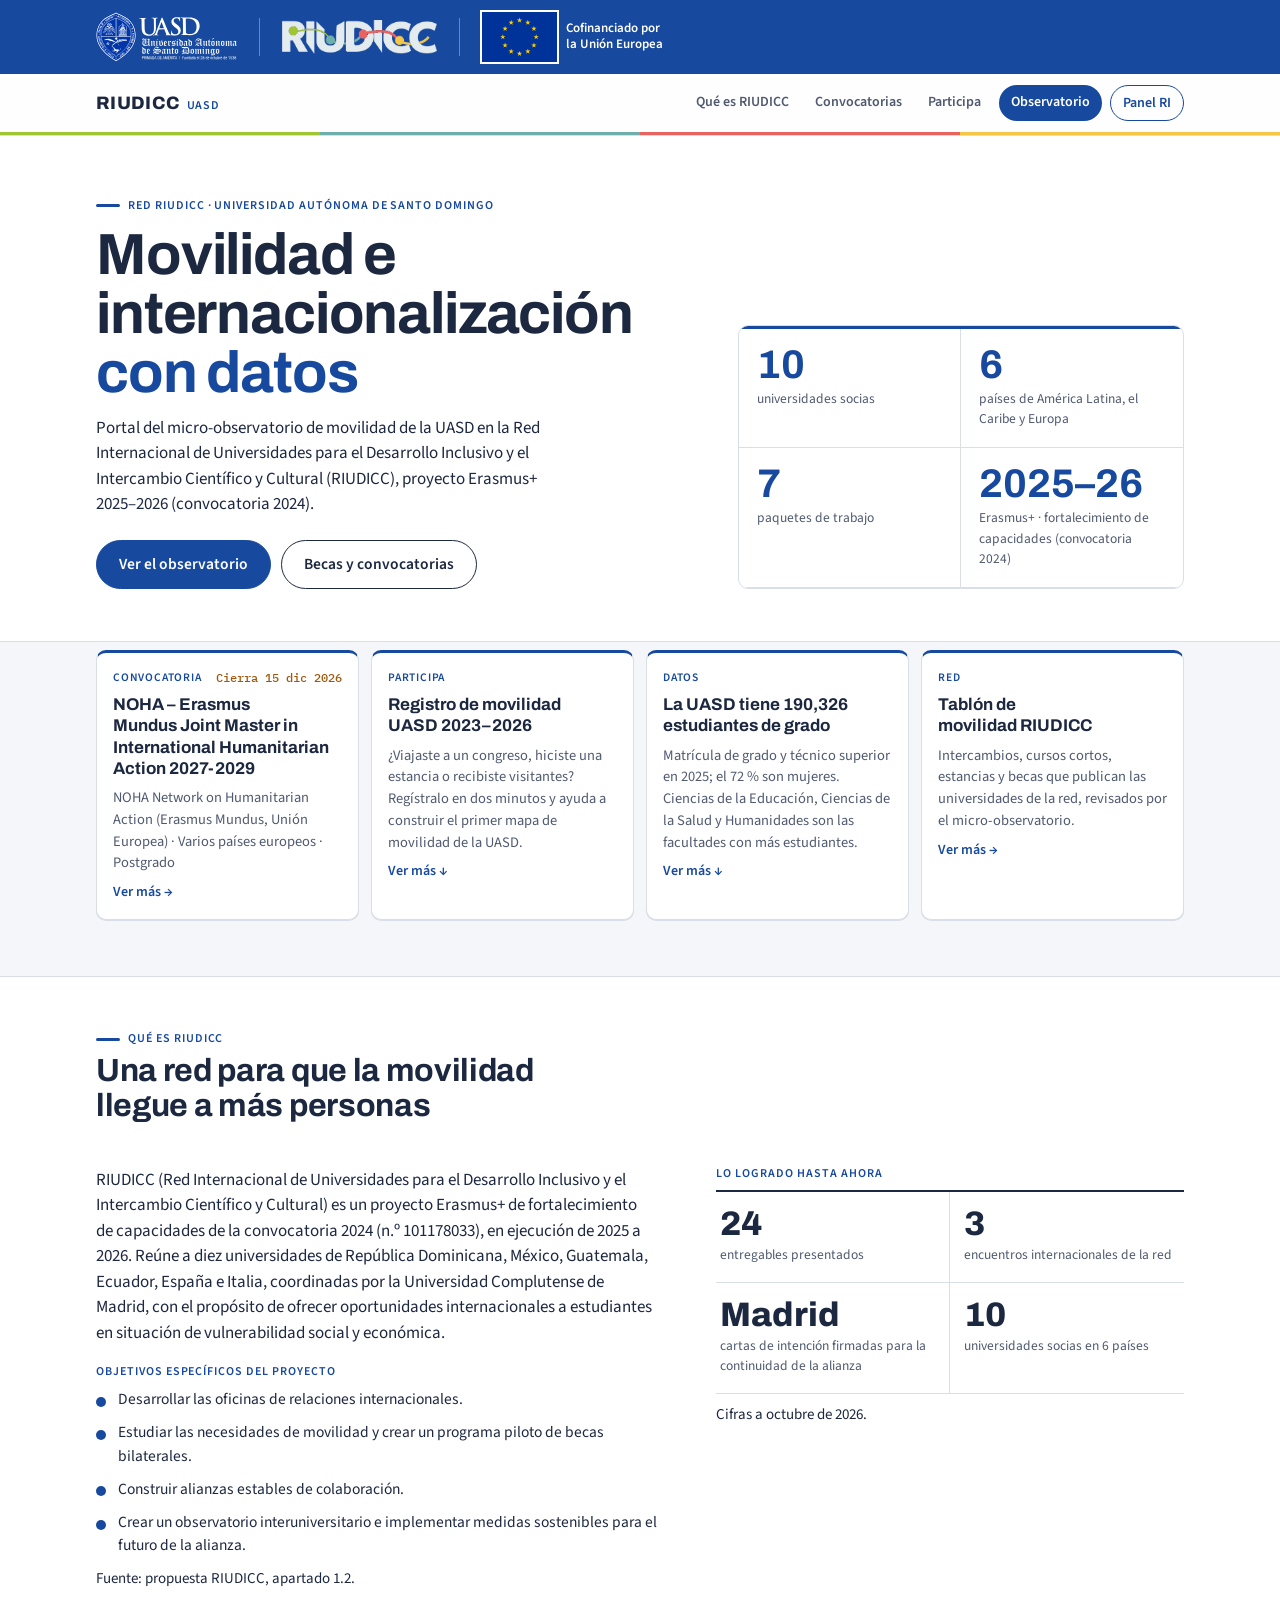
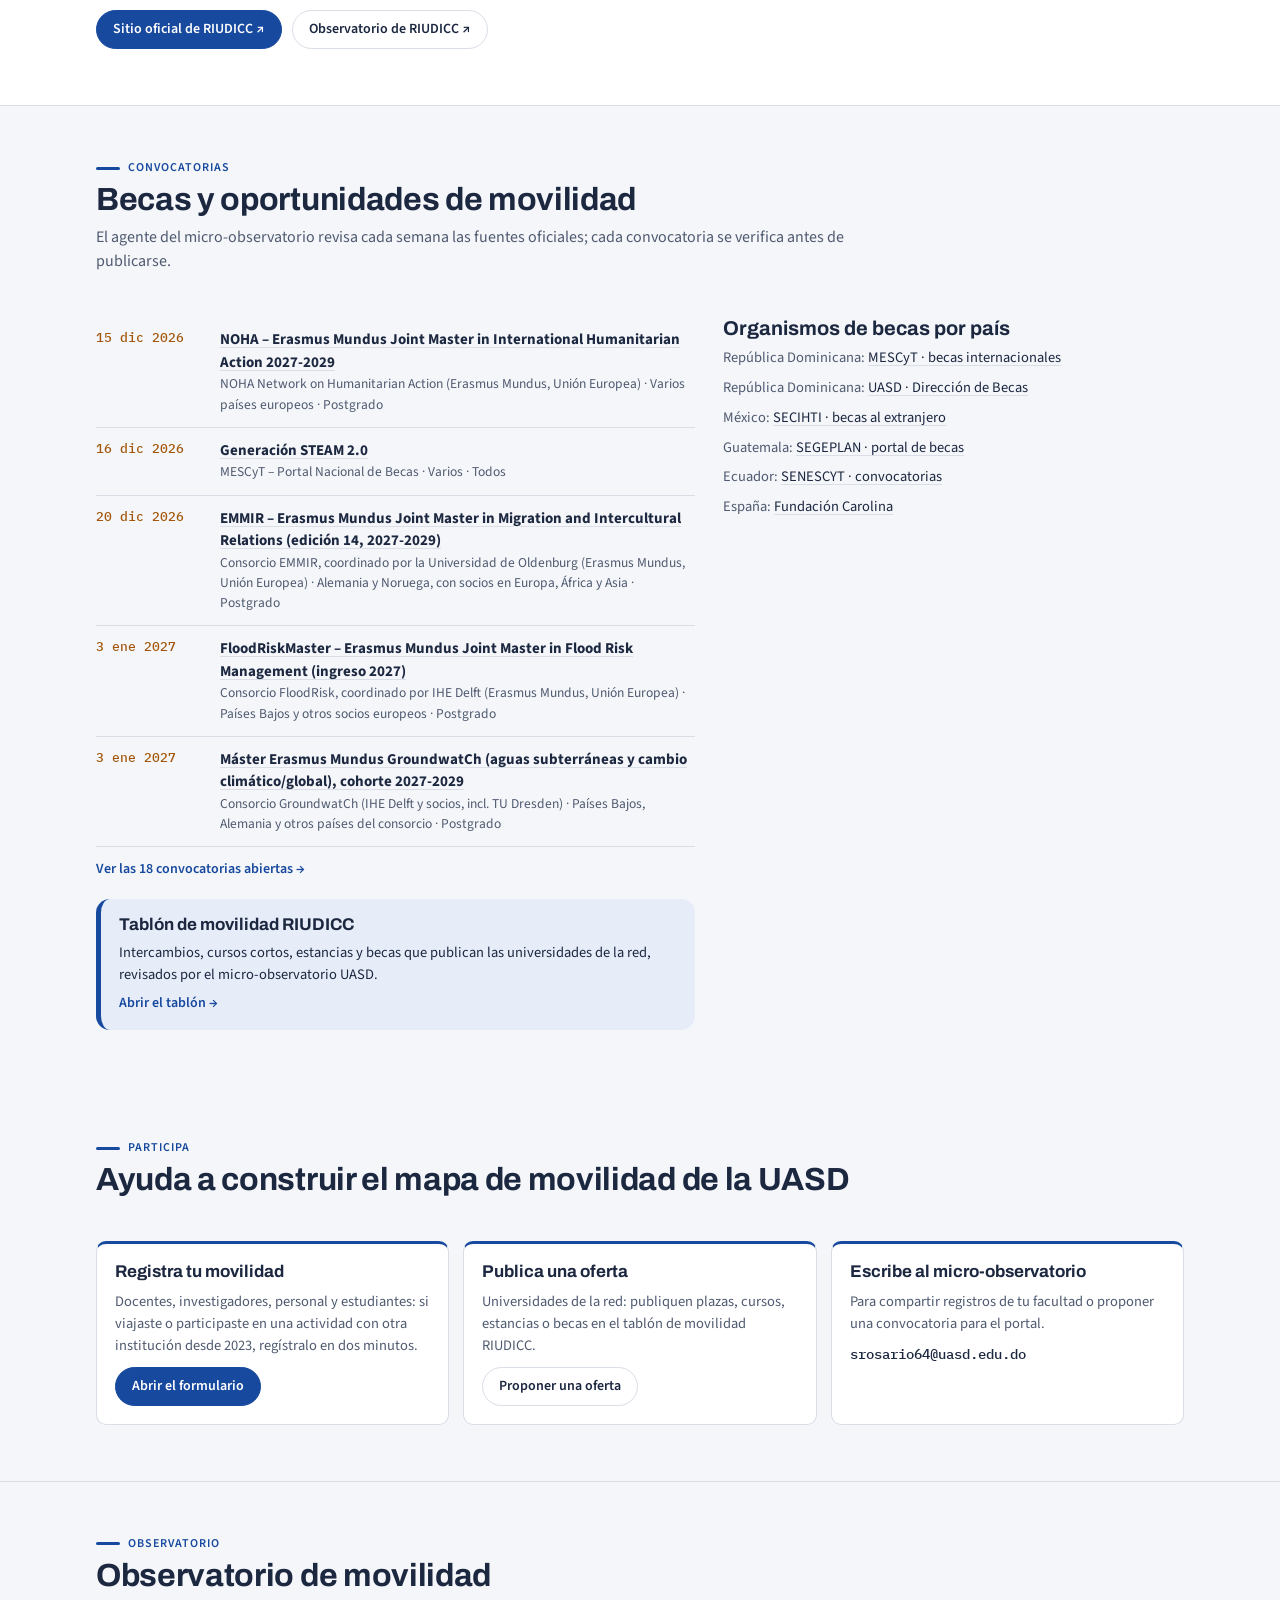
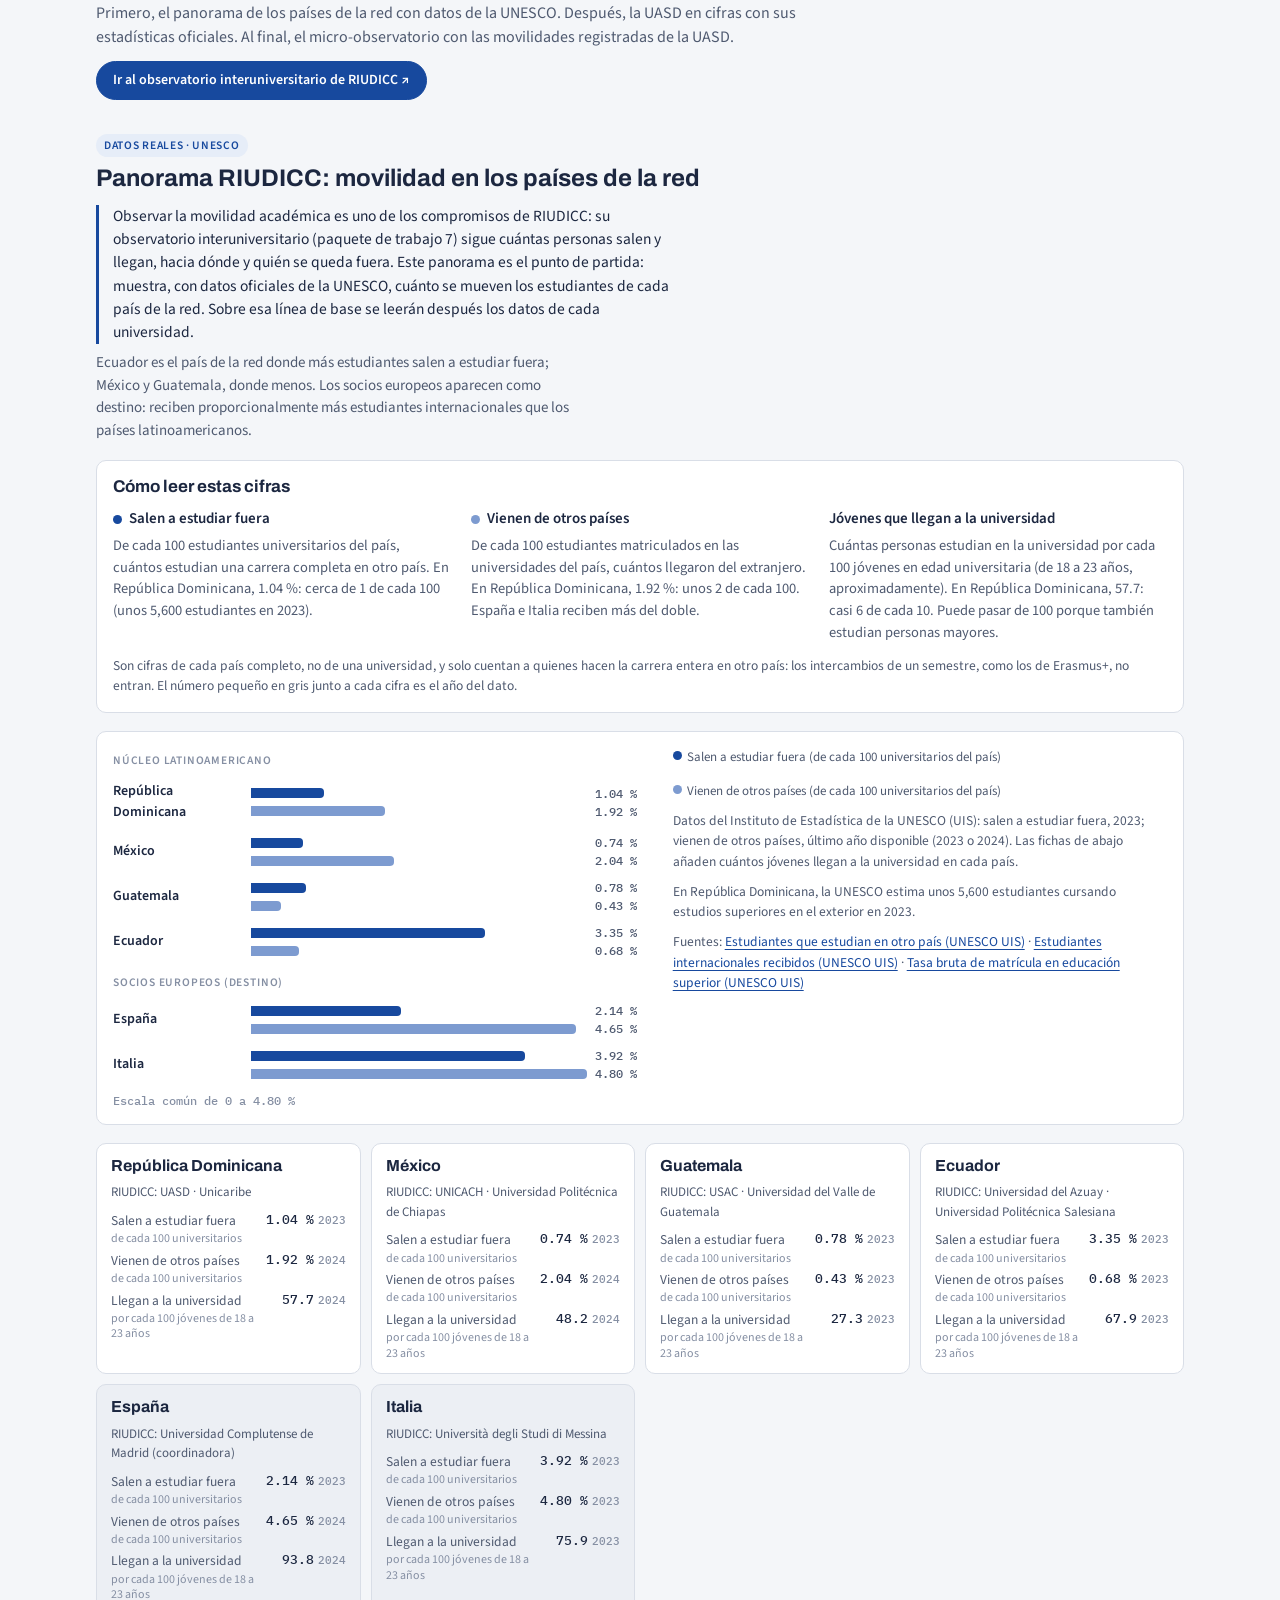
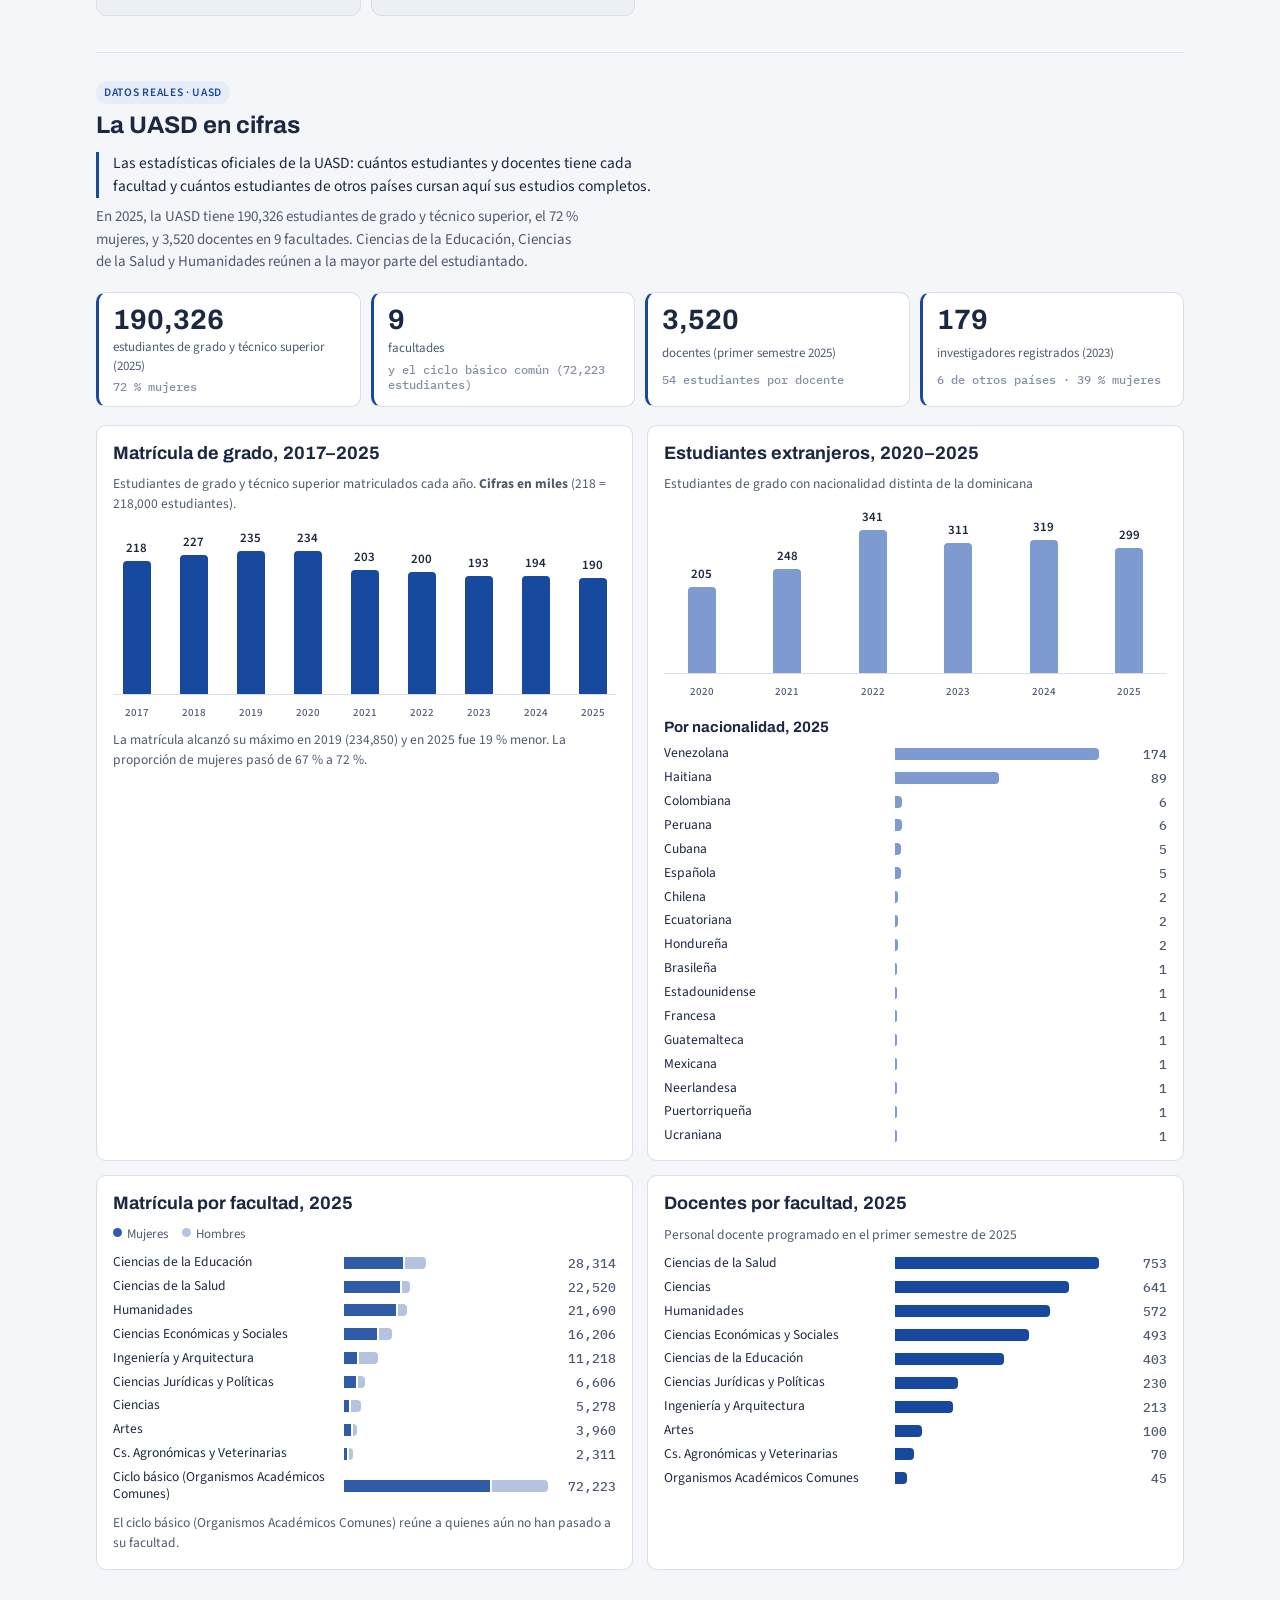
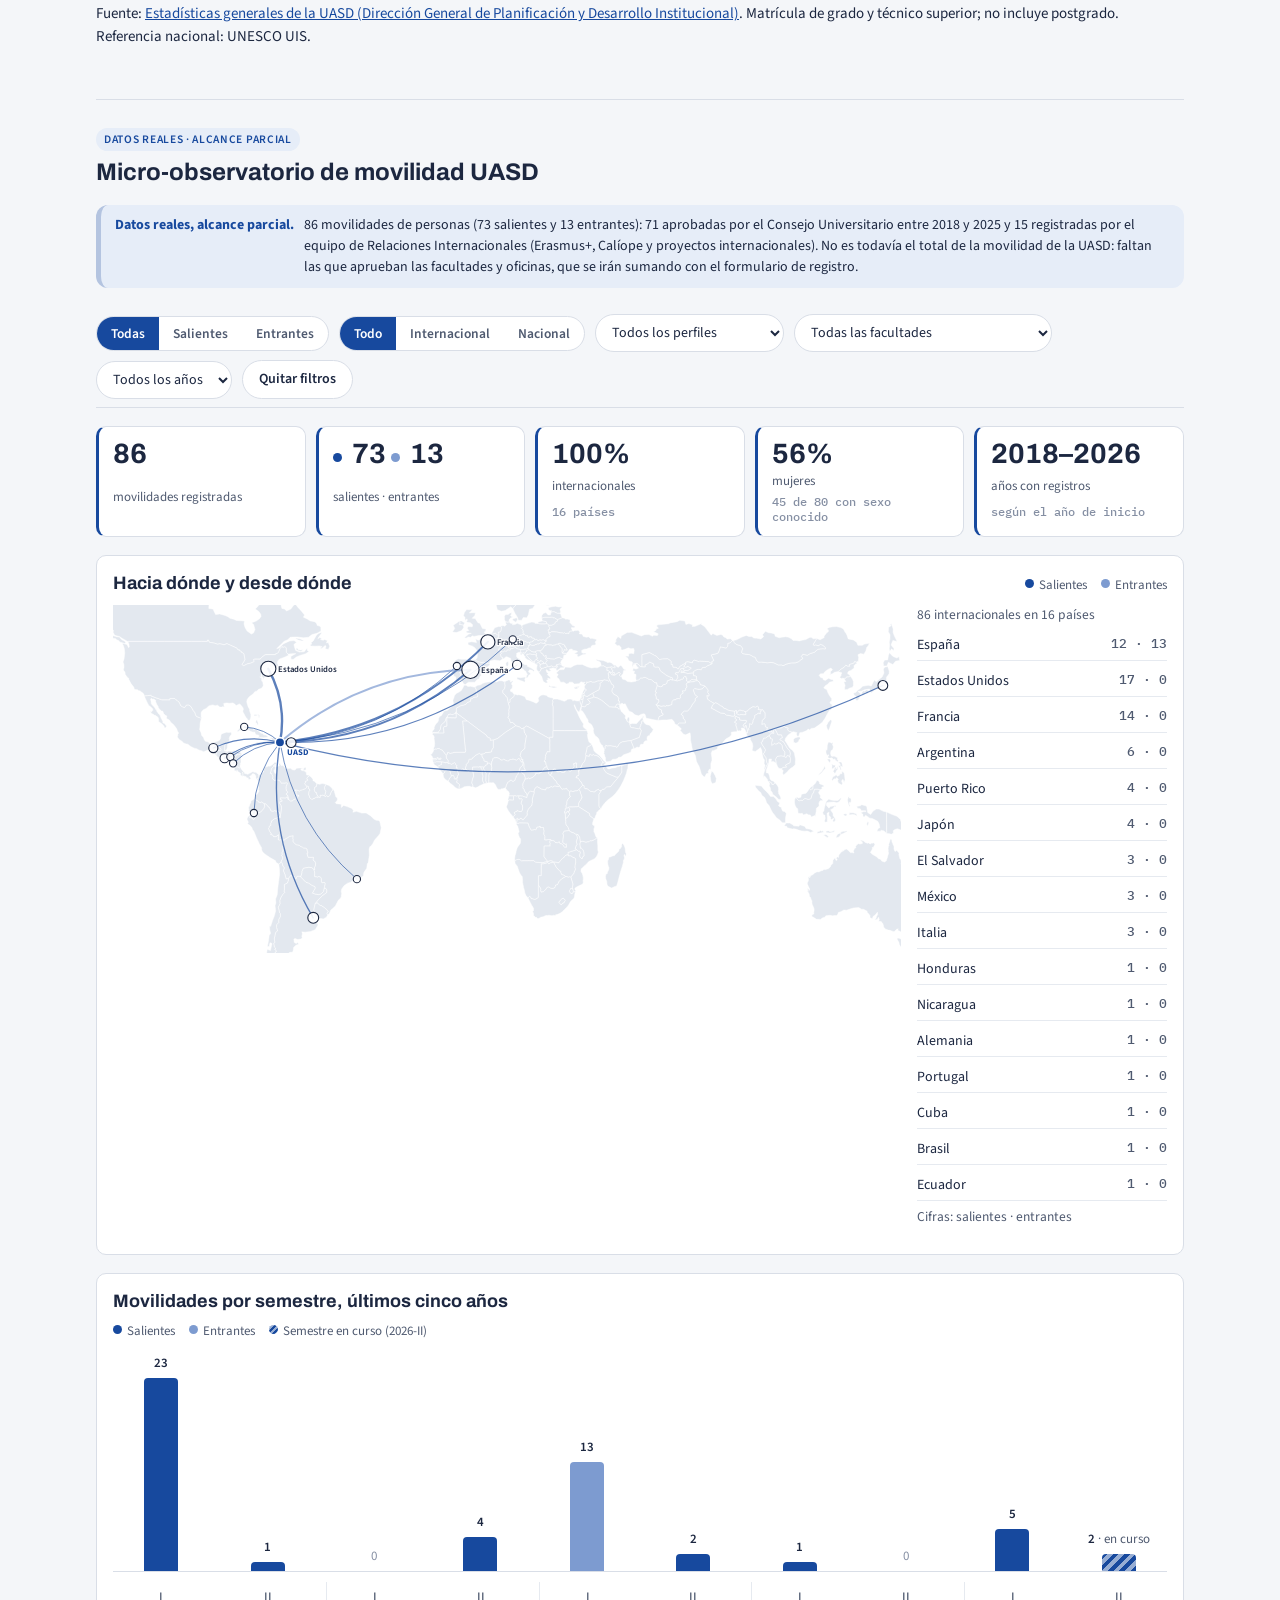
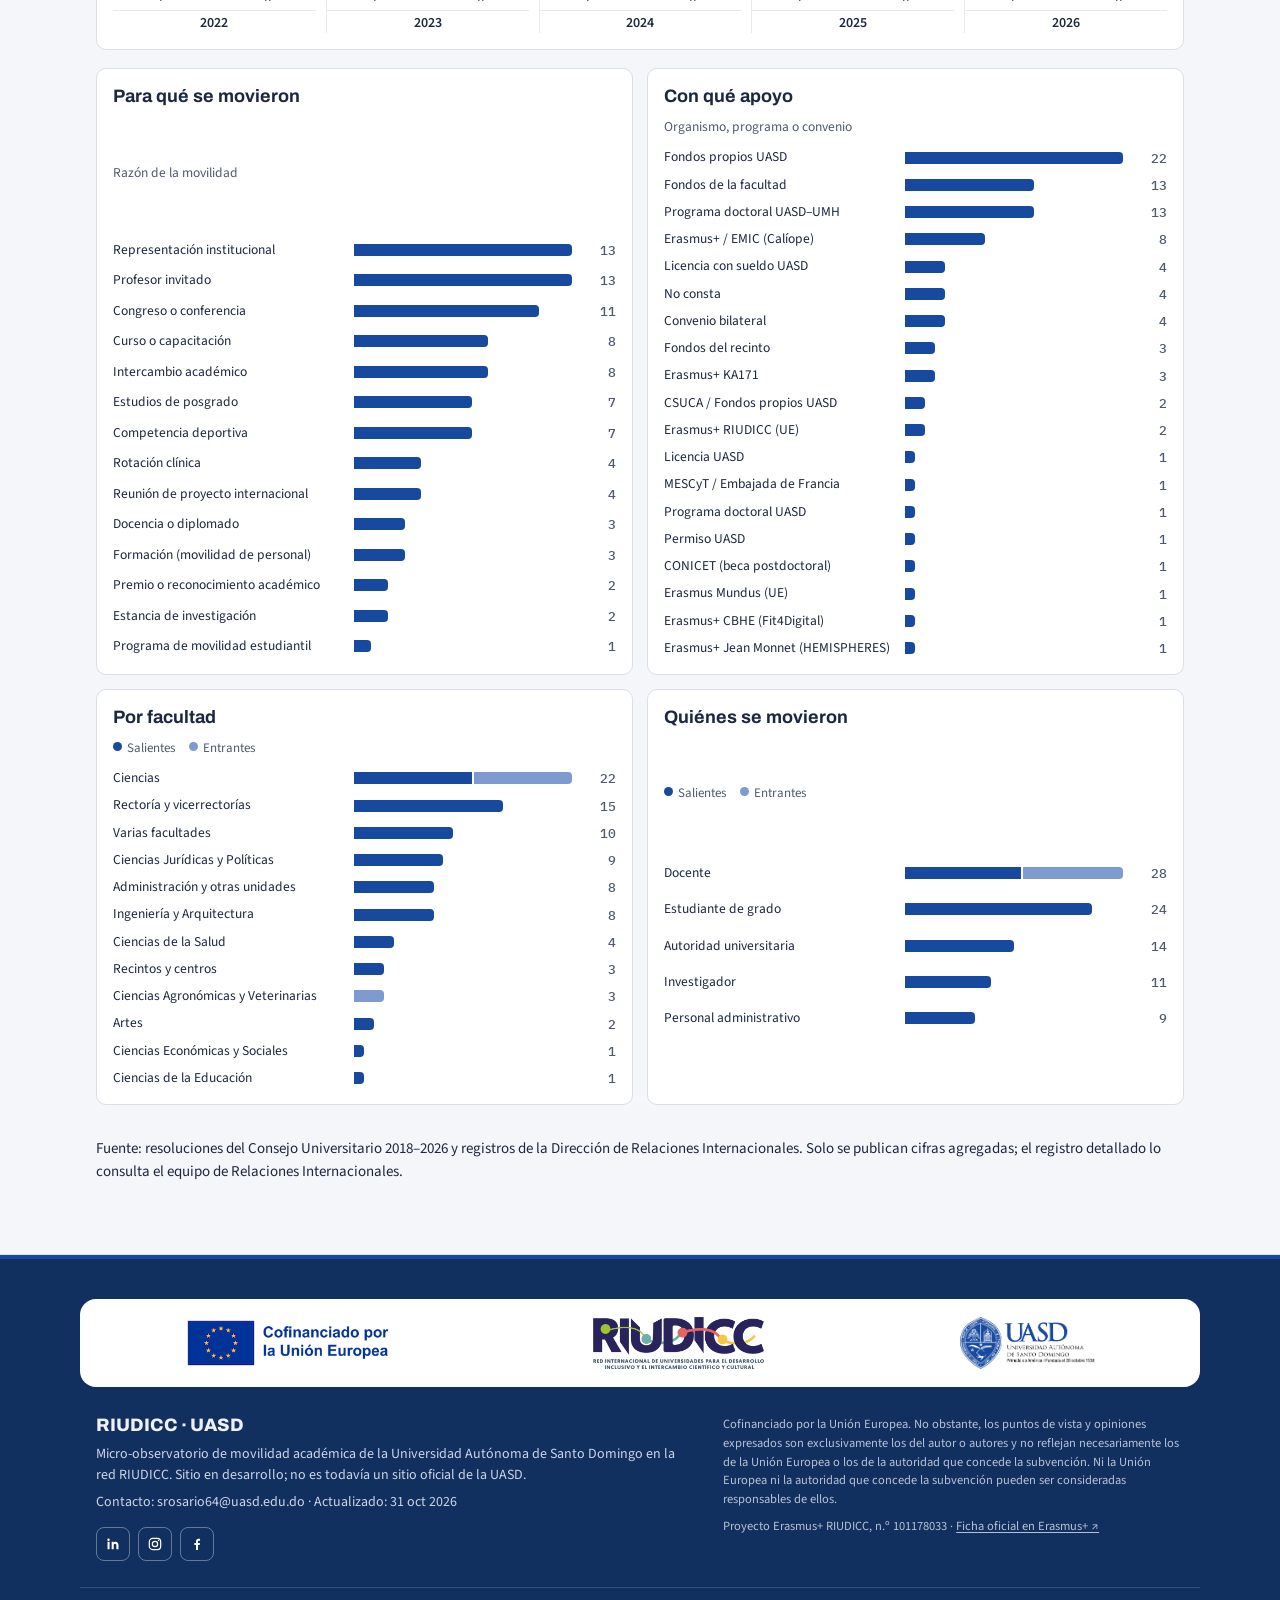
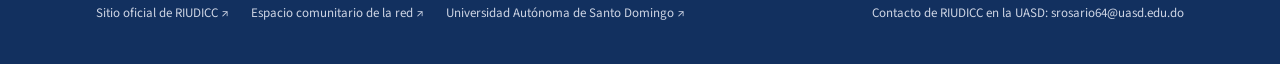
<file: index.html>
<!doctype html>
<html lang="es">
<head>
<meta charset="utf-8">
<meta name="viewport" content="width=device-width,initial-scale=1,viewport-fit=cover">
<title>RIUDICC · UASD</title>
<link rel="icon" type="image/png" href="img/uasd-escudo.png">
<meta name="description" content="Micro-observatorio de movilidad académica de la UASD en la red RIUDICC (Erasmus+): qué es RIUDICC, convocatorias, panorama de movilidad y observatorio.">
<link rel="preconnect" href="https://fonts.googleapis.com">
<link rel="stylesheet" href="https://fonts.googleapis.com/css2?family=Archivo:wght@500;700;800&family=Source+Sans+3:wght@400;600&family=IBM+Plex+Mono:wght@500&display=swap">
<link rel="stylesheet" href="css/estilos.css">
<link rel="stylesheet" href="css/sobrio.css">
</head>
<body>
<div class="uasd-band">
  <div class="in">
    <a class="lg lg-uasd" href="https://uasd.edu.do/" target="_blank" rel="noopener"><img src="img/uasd-blanco.svg" alt="Universidad Autónoma de Santo Domingo" width="684" height="243"></a>
    <span class="lg-sep" aria-hidden="true"></span>
    <a class="lg lg-riu" href="https://riudicc.github.io/" target="_blank" rel="noopener"><img src="img/riudicc-oscuro.png" alt="RIUDICC" width="439" height="96"></a>
    <span class="lg-sep" aria-hidden="true"></span>
    <span class="lg lg-ue" role="img" aria-label="Cofinanciado por la Unión Europea"><svg class="ue-flag" viewBox="0 0 60 40" aria-hidden="true"><rect width="60" height="40" fill="#003399"/><g fill="#FFCC00"><polygon points="43.33,17.78 43.83,19.31 45.45,19.31 44.14,20.26 44.64,21.80 43.33,20.85 42.03,21.80 42.53,20.26 41.22,19.31 42.83,19.31"/><polygon points="41.55,24.44 42.05,25.98 43.66,25.98 42.35,26.93 42.85,28.46 41.55,27.52 40.24,28.46 40.74,26.93 39.43,25.98 41.05,25.98"/><polygon points="36.67,29.32 37.17,30.86 38.78,30.86 37.47,31.81 37.97,33.34 36.67,32.40 35.36,33.34 35.86,31.81 34.55,30.86 36.17,30.86"/><polygon points="30.00,31.11 30.50,32.65 32.11,32.65 30.81,33.60 31.31,35.13 30.00,34.18 28.69,35.13 29.19,33.60 27.89,32.65 29.50,32.65"/><polygon points="23.33,29.32 23.83,30.86 25.45,30.86 24.14,31.81 24.64,33.34 23.33,32.40 22.03,33.34 22.53,31.81 21.22,30.86 22.83,30.86"/><polygon points="18.45,24.44 18.95,25.98 20.57,25.98 19.26,26.93 19.76,28.46 18.45,27.52 17.15,28.46 17.65,26.93 16.34,25.98 17.95,25.98"/><polygon points="16.67,17.78 17.17,19.31 18.78,19.31 17.47,20.26 17.97,21.80 16.67,20.85 15.36,21.80 15.86,20.26 14.55,19.31 16.17,19.31"/><polygon points="18.45,11.11 18.95,12.65 20.57,12.65 19.26,13.60 19.76,15.13 18.45,14.18 17.15,15.13 17.65,13.60 16.34,12.65 17.95,12.65"/><polygon points="23.33,6.23 23.83,7.77 25.45,7.77 24.14,8.72 24.64,10.25 23.33,9.30 22.03,10.25 22.53,8.72 21.22,7.77 22.83,7.77"/><polygon points="30.00,4.44 30.50,5.98 32.11,5.98 30.81,6.93 31.31,8.46 30.00,7.52 28.69,8.46 29.19,6.93 27.89,5.98 29.50,5.98"/><polygon points="36.67,6.23 37.17,7.77 38.78,7.77 37.47,8.72 37.97,10.25 36.67,9.30 35.36,10.25 35.86,8.72 34.55,7.77 36.17,7.77"/><polygon points="41.55,11.11 42.05,12.65 43.66,12.65 42.35,13.60 42.85,15.13 41.55,14.18 40.24,15.13 40.74,13.60 39.43,12.65 41.05,12.65"/></g></svg><span>Cofinanciado por<br>la Unión Europea</span></span>
  </div>
</div>
<header class="topbar">
  <div class="in">
    <a class="brand brand-txt" href="#inicio" aria-label="RIUDICC · UASD, inicio"><b>RIUDICC</b><span>UASD</span></a>
    <nav class="nav" aria-label="Secciones">
      <a href="#riudicc">Qué es RIUDICC</a>
      <a href="#convocatorias">Convocatorias</a>
      <a href="#participa">Participa</a>
      <a href="#observatorio" class="cta">Observatorio</a>
      <a href="interno/" class="ri" title="Panel de Relaciones Internacionales (piloto)">Panel RI</a>
    </nav>
  </div>
</header>

<main>
  <section class="hero" id="inicio">
    <div class="wrap"><div class="grid">
      <div>
        <div class="eyebrow">Red RIUDICC · Universidad Autónoma de Santo Domingo</div>
        <h1>Movilidad e internacionalización <em>con datos</em></h1>
        <p class="lede">Portal del micro-observatorio de movilidad de la UASD en la Red Internacional de Universidades para el Desarrollo Inclusivo y el Intercambio Científico y Cultural (RIUDICC), proyecto Erasmus+ 2025–2026 (convocatoria 2024).</p>
        <div class="acts">
          <a class="btn primary" href="#observatorio">Ver el observatorio</a>
          <a class="btn" href="#convocatorias">Becas y convocatorias</a>
        </div>
      </div>
      <div class="stats" aria-label="La red en cifras">
        <div class="stat"><div class="n">10</div><div class="l">universidades socias</div></div>
        <div class="stat"><div class="n">6</div><div class="l">países de América Latina, el Caribe y Europa</div></div>
        <div class="stat"><div class="n">7</div><div class="l">paquetes de trabajo</div></div>
        <div class="stat"><div class="n">2025–26</div><div class="l">Erasmus+ · fortalecimiento de capacidades (convocatoria 2024)</div></div>
      </div>
    </div></div>
    <svg class="nube" aria-hidden="true" viewBox="0 -12 200 76" style="width:200px;top:30px;right:6%"><path d="M30 60a22 22 0 0 1 4-43 30 30 0 0 1 56-6 26 26 0 0 1 44 10 22 22 0 0 1 36 39z"/></svg>
    <svg class="nube" aria-hidden="true" viewBox="0 -12 200 76" style="width:130px;top:110px;left:-30px;opacity:.5"><path d="M30 60a22 22 0 0 1 4-43 30 30 0 0 1 56-6 26 26 0 0 1 44 10 22 22 0 0 1 36 39z"/></svg>
    <svg class="mont" aria-hidden="true" viewBox="0 0 1440 110" preserveAspectRatio="none">
      <path class="m1" d="M0 90 L140 40 L260 78 L420 22 L560 70 L700 30 L860 82 L1010 18 L1160 70 L1300 36 L1440 74 V110 H0Z"/>
      <path class="m2" d="M0 100 L180 62 L330 92 L520 48 L690 96 L860 58 L1020 98 L1200 54 L1440 92 V110 H0Z"/>
      <path class="ag" d="M0 106 H1440 V110 H0Z"/>
    </svg>
  </section>

  <section class="band" aria-labelledby="destT" style="padding-top:8px">
    <div class="wrap">
      <h2 id="destT" class="sr-only">Destacados</h2>
      <div class="dests" id="destacados"></div>
    </div>
  </section>

  <section class="band alt" id="riudicc">
    <div class="wrap">
      <div class="shead"><span class="eyebrow">Qué es RIUDICC</span><h2>Una red para que la movilidad llegue a más personas</h2></div>
      <div class="riu">
        <div class="riu-txt">
          <p class="uasd-lede" id="riuTexto"></p>
          <p class="riu-k" id="riuObjT" style="margin:4px 0 -6px"></p>
          <ul class="riu-hace" id="riuHace"></ul>
          <p class="sub" id="riuObjF" style="margin:-6px 0 0"></p>
          <div class="riu-links">
            <a class="btn primary" href="https://riudicc.org/#/" target="_blank" rel="noopener noreferrer">Sitio oficial de RIUDICC ↗</a>
            <a class="btn" href="https://riudicc.github.io/#observatorio" target="_blank" rel="noopener noreferrer">Observatorio de RIUDICC ↗</a>
          </div>
        </div>
        <div>
          <p class="riu-k">Lo logrado hasta ahora</p>
          <div class="logros" id="logros"></div>
          <p class="sub" id="logrosNota"></p>
        </div>
      </div>
    </div>
  </section>

  <section class="band" id="convocatorias">
    <div class="wrap">
      <div class="shead"><span class="eyebrow">Convocatorias</span><h2>Becas y oportunidades de movilidad</h2>
        <p>El agente del micro-observatorio revisa cada semana las fuentes oficiales; cada convocatoria se verifica antes de publicarse.</p></div>
      <div class="convgrid">
        <div><div id="convs"></div>
          <div class="callout"><h3>Tablón de movilidad RIUDICC</h3><p>Intercambios, cursos cortos, estancias y becas que publican las universidades de la red, revisados por el micro-observatorio UASD.</p><a class="more" id="tablonLink" href="#" target="_blank" rel="noopener noreferrer">Abrir el tablón ↗</a></div>
        </div>
        <div><h3 class="sub-h" style="margin-top:0">Organismos de becas por país</h3><ul class="orgs" id="organismos"></ul></div>
      </div>
    </div>
  </section>

  <section class="band" id="participa">
    <div class="wrap">
      <div class="shead"><span class="eyebrow">Participa</span><h2>Ayuda a construir el mapa de movilidad de la UASD</h2></div>
      <div class="participa">
        <div class="paso"><h3>Registra tu movilidad</h3><p>Docentes, investigadores, personal y estudiantes: si viajaste o participaste en una actividad con otra institución desde 2023, regístralo en dos minutos.</p><a class="btn primary" id="formLink" href="#">Abrir el formulario</a></div>
        <div class="paso"><h3>Publica una oferta</h3><p>Universidades de la red: publiquen plazas, cursos, estancias o becas en el tablón de movilidad RIUDICC.</p><a class="btn" href="tablon.html#proponer">Proponer una oferta</a></div>
        <div class="paso"><h3>Escribe al micro-observatorio</h3><p>Para compartir registros de tu facultad o proponer una convocatoria para el portal.</p><span class="mono" style="font:500 14px var(--f-mono)" data-correo></span></div>
      </div>
    </div>
  </section>

  <section class="band alt" id="observatorio">
    <div class="wrap">
      <div class="shead" style="margin-bottom:6px"><span class="eyebrow">Observatorio</span><h2>Observatorio de movilidad</h2>
        <p>Primero, el panorama de los países de la red con datos de la UNESCO. Después, la UASD en cifras con sus estadísticas oficiales. Al final, el micro-observatorio con las movilidades registradas de la UASD.</p>
        <div class="riu-links"><a class="btn primary" href="https://riudicc.github.io/#observatorio" target="_blank" rel="noopener noreferrer">Ir al observatorio interuniversitario de RIUDICC ↗</a></div></div>

      <section class="sectionhead" id="panorama" aria-labelledby="panoT">
        <span class="real">Datos reales · UNESCO</span>
        <h2 id="panoT">Panorama RIUDICC: movilidad en los países de la red</h2>
        <p class="intro">Observar la movilidad académica es uno de los compromisos de RIUDICC: su observatorio interuniversitario (paquete de trabajo 7) sigue cuántas personas salen y llegan, hacia dónde y quién se queda fuera. Este panorama es el punto de partida: muestra, con datos oficiales de la UNESCO, cuánto se mueven los estudiantes de cada país de la red. Sobre esa línea de base se leerán después los datos de cada universidad.</p>
        <p class="lede">Ecuador es el país de la red donde más estudiantes salen a estudiar fuera; México y Guatemala, donde menos. Los socios europeos aparecen como destino: reciben proporcionalmente más estudiantes internacionales que los países latinoamericanos.</p>
      </section>
      <section class="card leer" aria-labelledby="leerT">
        <h3 id="leerT">Cómo leer estas cifras</h3>
        <div class="leer-g">
          <div><b><span class="dot out"></span>Salen a estudiar fuera</b><p>De cada 100 estudiantes universitarios del país, cuántos estudian una carrera completa en otro país. <span id="leerOut"></span></p></div>
          <div><b><span class="dot in"></span>Vienen de otros países</b><p>De cada 100 estudiantes matriculados en las universidades del país, cuántos llegaron del extranjero. <span id="leerIn"></span></p></div>
          <div><b>Jóvenes que llegan a la universidad</b><p>Cuántas personas estudian en la universidad por cada 100 jóvenes en edad universitaria (de 18 a 23 años, aproximadamente). <span id="leerGer"></span></p></div>
        </div>
        <p class="sub">Son cifras de cada país completo, no de una universidad, y solo cuentan a quienes hacen la carrera entera en otro país: los intercambios de un semestre, como los de Erasmus+, no entran. El número pequeño en gris junto a cada cifra es el año del dato.</p>
      </section>
      <section class="card pano">
        <div class="cmp" id="cmp" role="img" aria-label="Comparación de movilidad saliente y entrante por país"></div>
        <div style="display:grid;gap:10px;align-content:start">
          <div class="legend"><span><span class="dot out"></span>Salen a estudiar fuera (de cada 100 universitarios del país)</span><span><span class="dot in"></span>Vienen de otros países (de cada 100 universitarios del país)</span></div>
          <p class="sub">Datos del Instituto de Estadística de la UNESCO (UIS): salen a estudiar fuera, 2023; vienen de otros países, último año disponible (2023 o 2024). Las fichas de abajo añaden cuántos jóvenes llegan a la universidad en cada país.</p>
          <p class="sub">En República Dominicana, la UNESCO estima unos 5,600 estudiantes cursando estudios superiores en el exterior en 2023.</p>
          <p class="sub" id="panoSrc">Fuentes: </p>
        </div>
      </section>
      <section class="fichas" id="fichas"></section>

      <hr class="divider">
      <section class="sectionhead" id="cifras" aria-labelledby="cifrasT">
        <span class="real">Datos reales · UASD</span>
        <h2 id="cifrasT">La UASD en cifras</h2>
        <p class="intro">Las estadísticas oficiales de la UASD: cuántos estudiantes y docentes tiene cada facultad y cuántos estudiantes de otros países cursan aquí sus estudios completos.</p>
        <p class="lede" id="cifrasLede"></p>
      </section>
      <section class="kpis" id="cifrasKpis"></section>
      <div class="grid2 cifras">
        <section class="card">
          <h2>Matrícula de grado, 2017–2025</h2>
          <p class="sub">Estudiantes de grado y técnico superior matriculados cada año. <b>Cifras en miles</b> (218 = 218,000 estudiantes).</p>
          <div class="cols" id="cMat" role="img" aria-label="Matrícula de grado por año, 2017 a 2025"></div>
          <div class="colx" id="cMatX"></div>
          <p class="sub" id="cMatNota"></p>
        </section>
        <section class="card">
          <h2>Estudiantes extranjeros, 2020–2025</h2>
          <p class="sub">Estudiantes de grado con nacionalidad distinta de la dominicana</p>
          <div class="cols" id="cExt" role="img" aria-label="Estudiantes extranjeros por año, 2020 a 2025"></div>
          <div class="colx" id="cExtX"></div>
          <h3 class="sub-h" style="font-size:15px;margin:10px 0 0">Por nacionalidad, 2025</h3>
          <div class="hbars" id="cNac"></div>
        </section>
        <section class="card">
          <h2>Matrícula por facultad, 2025</h2>
          <div class="legend"><span><span class="dot" style="background:var(--t-cian)"></span>Mujeres</span><span><span class="dot" style="background:var(--hilo-amarillo)"></span>Hombres</span></div>
          <div class="hbars" id="cFac"></div>
          <p class="sub">El ciclo básico (Organismos Académicos Comunes) reúne a quienes aún no han pasado a su facultad.</p>
        </section>
        <section class="card">
          <h2>Docentes por facultad, 2025</h2>
          <p class="sub">Personal docente programado en el primer semestre de 2025</p>
          <div class="hbars" id="cDoc"></div>
        </section>
      </div>
      <p class="sub" id="cifrasFuente"></p>

      <hr class="divider">
      <section class="sectionhead">
        <span class="real">Datos reales · alcance parcial</span>
        <h2 id="microT">Micro-observatorio de movilidad UASD</h2>
      </section>
      <div class="demo" role="note" style="background:var(--accent-soft)"><b style="color:var(--accent);flex:none">Datos reales, alcance parcial.</b><span id="microAviso"></span></div>

      <div class="filters" aria-label="Filtros">
        <div class="seg" role="group" aria-label="Sentido">
          <button type="button" data-f="sentido" data-v="" aria-pressed="true">Todas</button>
          <button type="button" data-f="sentido" data-v="SALIENTE" aria-pressed="false">Salientes</button>
          <button type="button" data-f="sentido" data-v="ENTRANTE" aria-pressed="false">Entrantes</button>
        </div>
        <div class="seg" role="group" aria-label="Dimensión">
          <button type="button" data-f="dimension" data-v="" aria-pressed="true">Todo</button>
          <button type="button" data-f="dimension" data-v="INTERNACIONAL" aria-pressed="false">Internacional</button>
          <button type="button" data-f="dimension" data-v="NACIONAL" aria-pressed="false">Nacional</button>
        </div>
        <select id="fPerfil" aria-label="Perfil"><option value="">Todos los perfiles</option></select>
        <select id="fFac" aria-label="Facultad"><option value="">Todas las facultades</option></select>
        <select id="fAnio" aria-label="Año"><option value="">Todos los años</option></select>
        <button type="button" class="btn" id="reset">Quitar filtros</button>
      </div>

      <section class="kpis" id="kpis" aria-live="polite"></section>

      <section class="card">
        <div style="display:flex;flex-wrap:wrap;justify-content:space-between;gap:8px;align-items:baseline">
          <h2>Hacia dónde y desde dónde</h2>
          <div class="legend"><span><span class="dot out"></span>Salientes</span><span><span class="dot in"></span>Entrantes</span></div>
        </div>
        <div class="mapgrid">
          <div id="map" role="img" aria-label="Mapa de movilidades internacionales desde y hacia Santo Domingo"></div>
          <div class="maplist" id="maplist"></div>
        </div>
        <p class="sub" id="mapNote"></p>
      </section>

      <section class="card">
        <h2>Movilidades por semestre, últimos cinco años</h2>
        <div class="legend"><span><span class="dot out"></span>Salientes</span><span><span class="dot in"></span>Entrantes</span><span><span class="dot curso"></span>Semestre en curso (2026-II)</span></div>
        <div class="cols" id="cols"></div>
        <div class="colx" id="colx"></div>
      </section>

      <div class="grid2">
        <section class="card"><h2>Para qué se movieron</h2><p class="sub">Razón de la movilidad</p><div class="hbars" id="bRazon"></div></section>
        <section class="card"><h2>Con qué apoyo</h2><p class="sub">Organismo, programa o convenio</p><div class="hbars" id="bOrg"></div></section>
        <section class="card"><h2>Por facultad</h2><div class="legend"><span><span class="dot out"></span>Salientes</span><span><span class="dot in"></span>Entrantes</span></div><div class="hbars" id="bFac"></div></section>
        <section class="card"><h2>Quiénes se movieron</h2><div class="legend"><span><span class="dot out"></span>Salientes</span><span><span class="dot in"></span>Entrantes</span></div><div class="hbars" id="bPerfil"></div><p class="sub" id="nacNote"></p></section>
      </div>
      <p class="sub" id="microFuente"></p>
    </div>
  </section>
</main>

<footer class="site">
  <div class="logos" aria-label="Instituciones">
    <img src="img/ue-cofinanciado-es.png" alt="Cofinanciado por la Unión Europea" width="350" height="85">
    <a href="https://riudicc.org/#/" target="_blank" rel="noopener noreferrer" aria-label="Sitio oficial de RIUDICC"><img src="img/riudicc-completo.png" alt="RIUDICC – Red Internacional de Universidades para el Desarrollo Inclusivo y el Intercambio Científico y Cultural" width="640" height="194"></a>
    <img src="img/uasd.png" alt="Universidad Autónoma de Santo Domingo" width="321" height="122">
  </div>
  <div class="in">
    <div>
      <b>RIUDICC · UASD</b>
      <p>Micro-observatorio de movilidad académica de la Universidad Autónoma de Santo Domingo en la red RIUDICC. Sitio en desarrollo; no es todavía un sitio oficial de la UASD.</p>
      <p>Contacto: <span data-correo></span> · Actualizado: <span id="actualizado"></span></p>
      <ul class="social" aria-label="RIUDICC en redes sociales"><li><a href="https://www.linkedin.com/company/riudicc" target="_blank" rel="noopener noreferrer" aria-label="RIUDICC en LinkedIn" title="RIUDICC en LinkedIn"><svg viewBox="0 0 24 24" aria-hidden="true"><path fill="currentColor" d="M6.9 8.8H3.8V20h3.1V8.8zM5.3 3.9a1.8 1.8 0 1 0 0 3.6 1.8 1.8 0 0 0 0-3.6zM20.2 13.6c0-3-1.6-4.9-4.3-4.9-1.4 0-2.4.7-2.9 1.5V8.8H10V20h3.1v-5.9c0-1.5.6-2.6 2-2.6s1.9 1.1 1.9 2.7V20h3.2v-6.4z"/></svg></a></li><li><a href="https://www.instagram.com/riudicc" target="_blank" rel="noopener noreferrer" aria-label="RIUDICC en Instagram" title="RIUDICC en Instagram"><svg viewBox="0 0 24 24" aria-hidden="true"><rect x="3.5" y="3.5" width="17" height="17" rx="5" fill="none" stroke="currentColor" stroke-width="1.8"/><circle cx="12" cy="12" r="4" fill="none" stroke="currentColor" stroke-width="1.8"/><circle cx="17.3" cy="6.7" r="1.1" fill="currentColor"/></svg></a></li><li><a href="https://www.facebook.com/profile.php?id=61573750623552" target="_blank" rel="noopener noreferrer" aria-label="RIUDICC en Facebook" title="RIUDICC en Facebook"><svg viewBox="0 0 24 24" aria-hidden="true"><path fill="currentColor" d="M13.5 21v-7.5h2.5l.4-3h-2.9V8.6c0-.9.3-1.5 1.5-1.5h1.6V4.4c-.3 0-1.2-.1-2.3-.1-2.3 0-3.8 1.4-3.8 3.9v2.3H8v3h2.5V21h3z"/></svg></a></li></ul>
    </div>
    <div class="eu">
      <p>Cofinanciado por la Unión Europea. No obstante, los puntos de vista y opiniones expresados son exclusivamente los del autor o autores y no reflejan necesariamente los de la Unión Europea o los de la autoridad que concede la subvención. Ni la Unión Europea ni la autoridad que concede la subvención pueden ser consideradas responsables de ellos.</p>
      <p>Proyecto Erasmus+ RIUDICC, n.º 101178033 · <a href="https://erasmus-plus.ec.europa.eu/projects/search/details/101178033" target="_blank" rel="noopener noreferrer">Ficha oficial en Erasmus+ ↗</a></p>
    </div>
  </div>
  <p class="foot-links"><a href="https://riudicc.org/" target="_blank" rel="noopener noreferrer">Sitio oficial de RIUDICC ↗</a><a href="https://riudicc.github.io/" target="_blank" rel="noopener noreferrer">Espacio comunitario de la red ↗</a><a href="https://uasd.edu.do/" target="_blank" rel="noopener noreferrer">Universidad Autónoma de Santo Domingo ↗</a><span>Contacto de RIUDICC en la UASD: <a href="mailto:srosario64@uasd.edu.do" data-correo>srosario64@uasd.edu.do</a></span></p>
</footer>
<div class="tip" id="tip" hidden></div>


<script src="data/contenido.js"></script>
<script src="data/ofertas.js"></script>
<script src="data/panorama.js"></script>
<script src="js/portal.js"></script>
<script src="data/movilidad-publica.js"></script>
<script src="data/mundo.js"></script>
<script src="js/observatorio.js"></script>
<script src="data/uasd-cifras.js"></script>
<script src="js/cifras.js"></script>
</body>
</html>
</file>
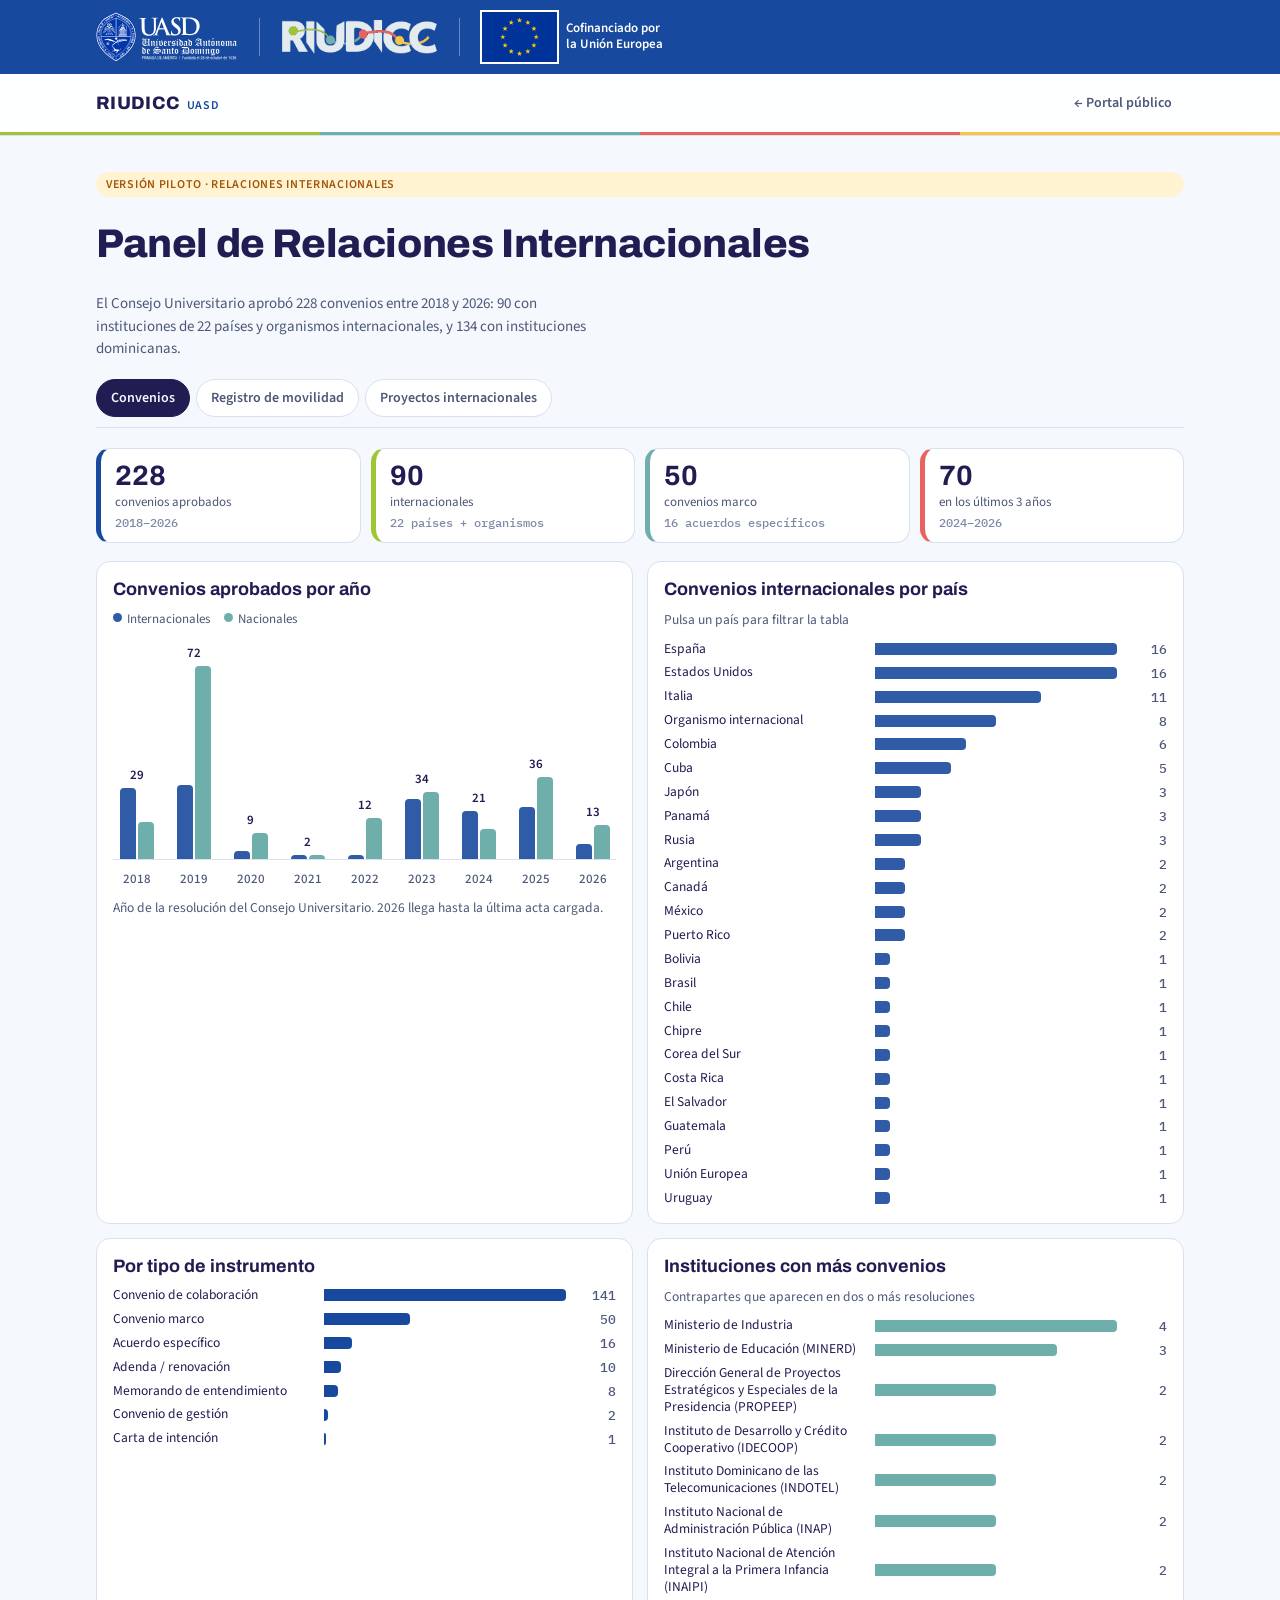
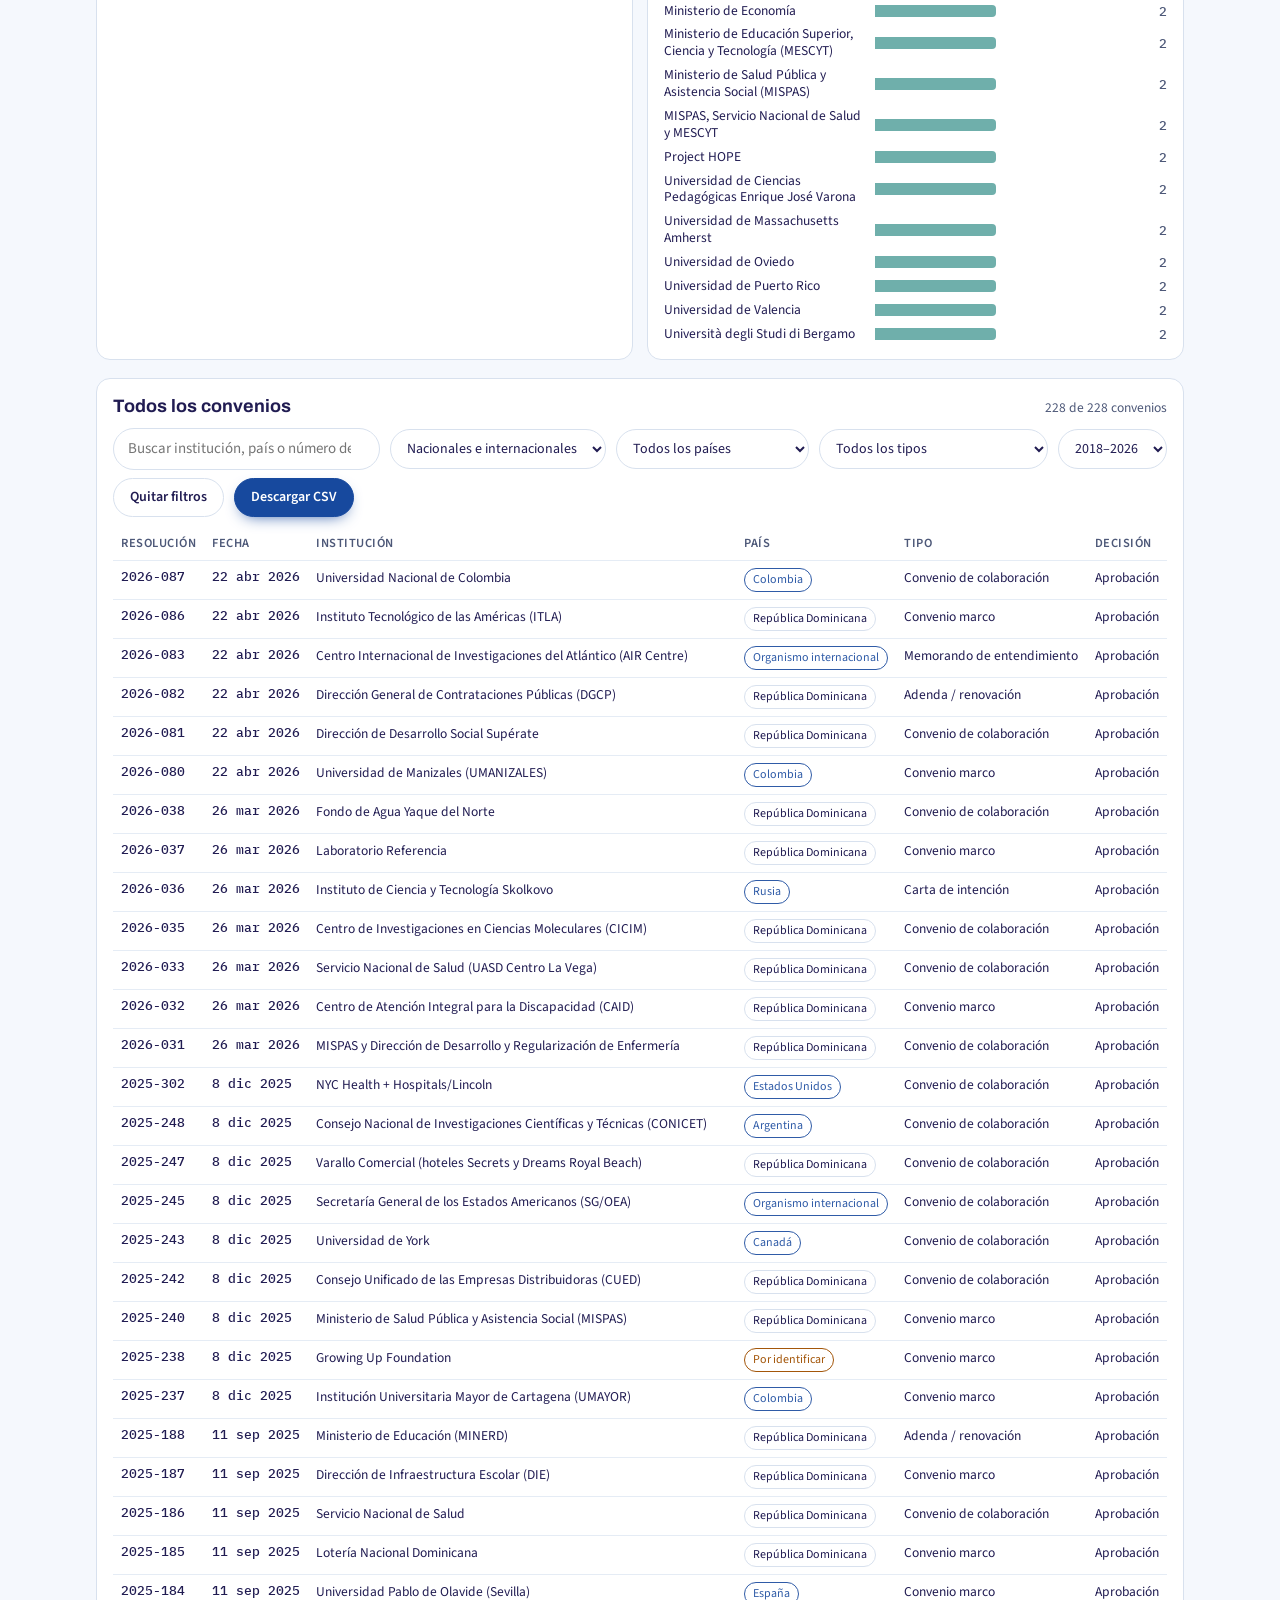
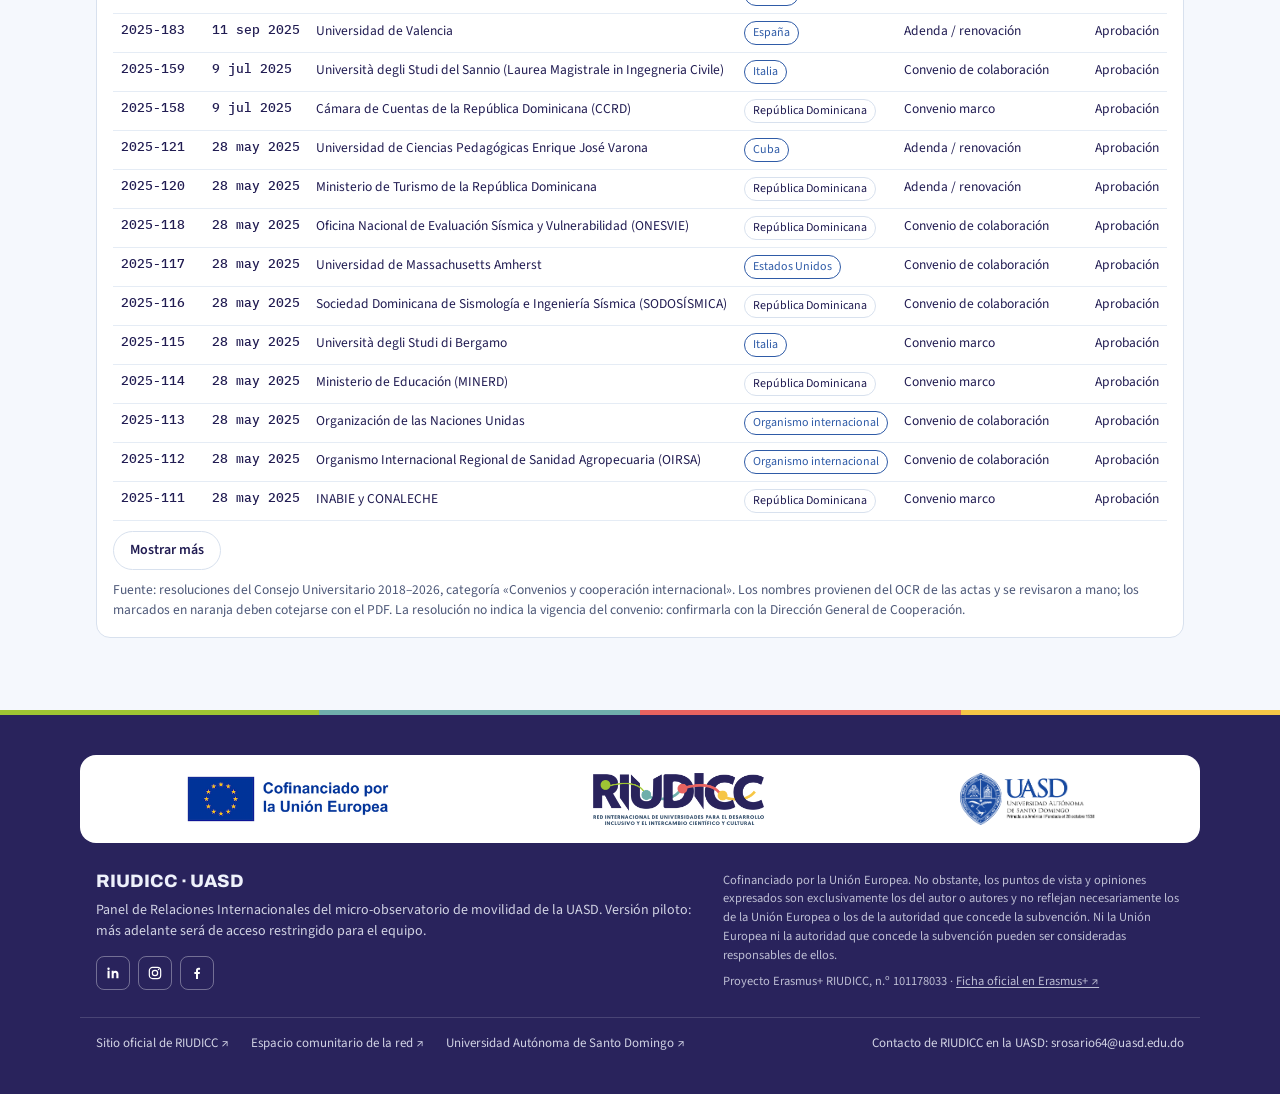
<file: interno/index.html>
<!doctype html>
<html lang="es">
<head>
<meta charset="utf-8">
<meta name="viewport" content="width=device-width,initial-scale=1,viewport-fit=cover">
<meta name="robots" content="noindex, nofollow">
<title>Panel de Relaciones Internacionales · UASD</title>
<link rel="icon" type="image/png" href="../img/uasd-escudo.png">
<link rel="preconnect" href="https://fonts.googleapis.com">
<link rel="stylesheet" href="https://fonts.googleapis.com/css2?family=Archivo:wght@500;700;800&family=Source+Sans+3:wght@400;600&family=IBM+Plex+Mono:wght@500&display=swap">
<link rel="stylesheet" href="../css/estilos.css">
<style>
.int-hero{padding-block:36px 8px}
.int-hero h1{font:800 clamp(28px,4.4vw,40px)/1.05 var(--f-display);margin:8px 0 8px;letter-spacing:-.01em}
.privado{display:inline-flex;gap:6px;align-items:center;font:600 12px var(--f-body);letter-spacing:.06em;text-transform:uppercase;color:var(--warn);background:var(--warn-soft);padding:4px 10px;border-radius:999px}
.tabsi{display:flex;gap:6px;flex-wrap:wrap;border-bottom:1px solid var(--line);padding-bottom:10px}
.tabsi button{appearance:none;border:1px solid var(--line);background:var(--surface);color:var(--muted);font:600 14px var(--f-body);padding:8px 14px;border-radius:999px;cursor:pointer}
.tabsi button[aria-selected="true"]{background:var(--ink);color:var(--bg);border-color:var(--ink)}
.fbar{display:flex;flex-wrap:wrap;gap:8px 10px;align-items:center}
.fbar input[type=search]{flex:1 1 260px;min-width:0;font:inherit;font-size:15px;color:var(--ink);background:var(--surface);border:1.5px solid var(--line);border-radius:999px;padding:9px 14px}
.fbar select{font:inherit;font-size:14px;color:var(--ink);background:var(--surface);border:1.5px solid var(--line);border-radius:999px;padding:8px 12px;max-width:100%}
.int .hb{grid-template-columns:minmax(110px,40%) minmax(0,1fr) 40px}
.int .hb{cursor:pointer}
.int .hb .name{white-space:normal;line-height:1.25}
.int .hb:hover .name{color:var(--accent);text-decoration:underline}
td .chipi{display:inline-block;font-size:12px;padding:2px 8px;border-radius:999px;border:1px solid var(--line);white-space:nowrap}
td .chipi.int{border-color:var(--s-out);color:var(--s-out)}
td .chipi.pend{border-color:var(--warn);color:var(--warn)}
.verif{color:var(--warn);font-size:12px}
.vacio{border:1.5px dashed var(--line);border-radius:8px;padding:22px;display:grid;gap:8px;background:var(--surface)}
.vacio h3{font:700 18px var(--f-display);margin:0}
.vacio p{margin:0;color:var(--muted);max-width:70ch}
.int .demo b{flex:none}
.int .filters{position:static}
.proys{display:grid;grid-template-columns:repeat(auto-fill,minmax(min(100%,340px),1fr));gap:12px}
.proy{border:1px solid var(--line);border-radius:8px;padding:14px 16px;display:grid;gap:8px;align-content:start;background:var(--bg)}
.proy h3{font:700 16px/1.3 var(--f-display);margin:0;text-wrap:balance}
.proy-top{display:flex;flex-wrap:wrap;gap:6px 10px;align-items:center}
.proy-est,.proy-rol{font-size:12px;padding:2px 8px;border-radius:999px;border:1px solid var(--line);white-space:nowrap}
.proy-est.on{border-color:var(--t-verde);color:var(--t-verde)} .proy-est.pro{border-color:var(--warn);color:var(--warn)} .proy-est.off{color:var(--muted)}
.proy-rol{color:var(--muted)}
.proy dl{display:grid;grid-template-columns:7.5em minmax(0,1fr);gap:4px 10px;margin:0;font-size:13.5px}
.proy dt{color:var(--muted)} .proy dd{margin:0;min-width:0;overflow-wrap:anywhere}

.int .grid2 .card{align-content:start}
</style>
</head>
<body>
<div class="uasd-band">
  <div class="in">
    <a class="lg lg-uasd" href="https://uasd.edu.do/" target="_blank" rel="noopener"><img src="../img/uasd-blanco.svg" alt="Universidad Autónoma de Santo Domingo" width="684" height="243"></a>
    <span class="lg-sep" aria-hidden="true"></span>
    <a class="lg lg-riu" href="https://riudicc.github.io/" target="_blank" rel="noopener"><img src="../img/riudicc-oscuro.png" alt="RIUDICC" width="439" height="96"></a>
    <span class="lg-sep" aria-hidden="true"></span>
    <span class="lg lg-ue" role="img" aria-label="Cofinanciado por la Unión Europea"><svg class="ue-flag" viewBox="0 0 60 40" aria-hidden="true"><rect width="60" height="40" fill="#003399"/><g fill="#FFCC00"><polygon points="43.33,17.78 43.83,19.31 45.45,19.31 44.14,20.26 44.64,21.80 43.33,20.85 42.03,21.80 42.53,20.26 41.22,19.31 42.83,19.31"/><polygon points="41.55,24.44 42.05,25.98 43.66,25.98 42.35,26.93 42.85,28.46 41.55,27.52 40.24,28.46 40.74,26.93 39.43,25.98 41.05,25.98"/><polygon points="36.67,29.32 37.17,30.86 38.78,30.86 37.47,31.81 37.97,33.34 36.67,32.40 35.36,33.34 35.86,31.81 34.55,30.86 36.17,30.86"/><polygon points="30.00,31.11 30.50,32.65 32.11,32.65 30.81,33.60 31.31,35.13 30.00,34.18 28.69,35.13 29.19,33.60 27.89,32.65 29.50,32.65"/><polygon points="23.33,29.32 23.83,30.86 25.45,30.86 24.14,31.81 24.64,33.34 23.33,32.40 22.03,33.34 22.53,31.81 21.22,30.86 22.83,30.86"/><polygon points="18.45,24.44 18.95,25.98 20.57,25.98 19.26,26.93 19.76,28.46 18.45,27.52 17.15,28.46 17.65,26.93 16.34,25.98 17.95,25.98"/><polygon points="16.67,17.78 17.17,19.31 18.78,19.31 17.47,20.26 17.97,21.80 16.67,20.85 15.36,21.80 15.86,20.26 14.55,19.31 16.17,19.31"/><polygon points="18.45,11.11 18.95,12.65 20.57,12.65 19.26,13.60 19.76,15.13 18.45,14.18 17.15,15.13 17.65,13.60 16.34,12.65 17.95,12.65"/><polygon points="23.33,6.23 23.83,7.77 25.45,7.77 24.14,8.72 24.64,10.25 23.33,9.30 22.03,10.25 22.53,8.72 21.22,7.77 22.83,7.77"/><polygon points="30.00,4.44 30.50,5.98 32.11,5.98 30.81,6.93 31.31,8.46 30.00,7.52 28.69,8.46 29.19,6.93 27.89,5.98 29.50,5.98"/><polygon points="36.67,6.23 37.17,7.77 38.78,7.77 37.47,8.72 37.97,10.25 36.67,9.30 35.36,10.25 35.86,8.72 34.55,7.77 36.17,7.77"/><polygon points="41.55,11.11 42.05,12.65 43.66,12.65 42.35,13.60 42.85,15.13 41.55,14.18 40.24,15.13 40.74,13.60 39.43,12.65 41.05,12.65"/></g></svg><span>Cofinanciado por<br>la Unión Europea</span></span>
  </div>
</div>
<header class="topbar">
  <div class="in">
    <a class="brand brand-txt" href="../index.html" aria-label="RIUDICC · UASD, volver al portal"><b>RIUDICC</b><span>UASD</span></a>
    <nav class="nav" aria-label="Panel"><a href="../index.html">← Portal público</a></nav>
  </div>
</header>

<main class="int">
  <section class="int-hero"><div class="wrap" style="padding-block:0">
    <span class="privado">Versión piloto · Relaciones Internacionales</span>
    <h1>Panel de Relaciones Internacionales</h1>
    <p class="lede" id="intLede"></p>
    <div class="tabsi" role="tablist" aria-label="Secciones del panel">
      <button role="tab" id="tab-conv" aria-selected="true" aria-controls="p-conv">Convenios</button>
      <button role="tab" id="tab-mov" aria-selected="false" aria-controls="p-mov">Registro de movilidad</button>
      <button role="tab" id="tab-proy" aria-selected="false" aria-controls="p-proy">Proyectos internacionales</button>
    </div>
  </div></section>

  <section id="p-conv" role="tabpanel" aria-labelledby="tab-conv"><div class="wrap" style="padding-top:12px">
    <section class="kpis" id="cvKpis"></section>
    <div class="grid2">
      <section class="card">
        <h2>Convenios aprobados por año</h2>
        <div class="legend"><span><span class="dot out"></span>Internacionales</span><span><span class="dot" style="background:var(--hilo-cian)"></span>Nacionales</span></div>
        <div class="cols" id="cvAnios" role="img" aria-label="Convenios por año"></div>
        <div class="colx" id="cvAniosX"></div>
        <p class="sub">Año de la resolución del Consejo Universitario. 2026 llega hasta la última acta cargada.</p>
      </section>
      <section class="card">
        <h2>Convenios internacionales por país</h2>
        <p class="sub">Pulsa un país para filtrar la tabla</p>
        <div class="hbars" id="cvPais"></div>
      </section>
      <section class="card">
        <h2>Por tipo de instrumento</h2>
        <div class="hbars" id="cvTipo"></div>
      </section>
      <section class="card">
        <h2>Instituciones con más convenios</h2>
        <p class="sub">Contrapartes que aparecen en dos o más resoluciones</p>
        <div class="hbars" id="cvTop"></div>
      </section>
    </div>

    <section class="card">
      <div style="display:flex;flex-wrap:wrap;justify-content:space-between;gap:8px;align-items:baseline"><h2>Todos los convenios</h2><span class="sub" id="cvCount"></span></div>
      <div class="fbar" aria-label="Filtros">
        <input type="search" id="fQ" placeholder="Buscar institución, país o número de resolución" aria-label="Buscar">
        <select id="fAmb" aria-label="Ámbito"><option value="">Nacionales e internacionales</option><option>Internacional</option><option>Nacional</option><option>Por identificar</option></select>
        <select id="fPais" aria-label="País"><option value="">Todos los países</option></select>
        <select id="fTipo" aria-label="Tipo"><option value="">Todos los tipos</option></select>
        <select id="fAnio" aria-label="Año"><option value="">2018–2026</option></select>
        <button type="button" class="btn" id="fReset">Quitar filtros</button>
        <button type="button" class="btn primary" id="fCsv">Descargar CSV</button>
      </div>
      <div class="tablewrap"><table>
        <thead><tr><th>Resolución</th><th>Fecha</th><th>Institución</th><th>País</th><th>Tipo</th><th>Decisión</th></tr></thead>
        <tbody id="cvBody"></tbody>
      </table></div>
      <div><button type="button" class="btn" id="cvMore" hidden>Mostrar más</button></div>
      <p class="sub">Fuente: resoluciones del Consejo Universitario 2018–2026, categoría «Convenios y cooperación internacional». Los nombres provienen del OCR de las actas y se revisaron a mano; los marcados en naranja deben cotejarse con el PDF. La resolución no indica la vigencia del convenio: confirmarla con la Dirección General de Cooperación.</p>
    </section>
  </div></section>

  <section id="p-mov" role="tabpanel" aria-labelledby="tab-mov" hidden><div class="wrap" style="padding-top:12px">
    <div class="demo" role="note" style="background:var(--accent-soft)"><b style="color:var(--accent)">Datos reales, alcance parcial.</b><span id="mvAviso"></span></div>
      <div class="filters" aria-label="Filtros">
        <div class="seg" role="group" aria-label="Sentido">
          <button type="button" data-f="sentido" data-v="" aria-pressed="true">Todas</button>
          <button type="button" data-f="sentido" data-v="SALIENTE" aria-pressed="false">Salientes</button>
          <button type="button" data-f="sentido" data-v="ENTRANTE" aria-pressed="false">Entrantes</button>
        </div>
        <div class="seg" role="group" aria-label="Dimensión">
          <button type="button" data-f="dimension" data-v="" aria-pressed="true">Todo</button>
          <button type="button" data-f="dimension" data-v="INTERNACIONAL" aria-pressed="false">Internacional</button>
          <button type="button" data-f="dimension" data-v="NACIONAL" aria-pressed="false">Nacional</button>
        </div>
        <select id="fPerfil" aria-label="Perfil"><option value="">Todos los perfiles</option></select>
        <select id="fFac" aria-label="Facultad"><option value="">Todas las facultades</option></select>
        <select id="fAnio" aria-label="Año"><option value="">Todos los años</option></select>
        <button type="button" class="btn" id="reset">Quitar filtros</button>
      </div>

      <section class="kpis" id="kpis" aria-live="polite"></section>

      <section class="card">
        <div style="display:flex;flex-wrap:wrap;justify-content:space-between;gap:8px;align-items:baseline">
          <h2>Hacia dónde y desde dónde</h2>
          <div class="legend"><span><span class="dot out"></span>Salientes</span><span><span class="dot in"></span>Entrantes</span></div>
        </div>
        <div class="mapgrid">
          <div id="map" role="img" aria-label="Mapa de movilidades internacionales desde y hacia Santo Domingo"></div>
          <div class="maplist" id="maplist"></div>
        </div>
        <p class="sub" id="mapNote"></p>
      </section>

      <section class="card">
        <h2>Movilidades por semestre</h2>
        <div class="legend"><span><span class="dot out"></span>Salientes</span><span><span class="dot in"></span>Entrantes</span><span>2026-II en curso</span></div>
        <div class="cols" id="cols"></div>
        <div class="colx" id="colx"></div>
      </section>

      <div class="grid2">
        <section class="card"><h2>Para qué se movieron</h2><p class="sub">Razón de la movilidad</p><div class="hbars" id="bRazon"></div></section>
        <section class="card"><h2>Con qué apoyo</h2><p class="sub">Organismo, programa o convenio</p><div class="hbars" id="bOrg"></div></section>
        <section class="card"><h2>Por facultad</h2><div class="legend"><span><span class="dot out"></span>Salientes</span><span><span class="dot in"></span>Entrantes</span></div><div class="hbars" id="bFac"></div></section>
        <section class="card"><h2>Quiénes se movieron</h2><div class="legend"><span><span class="dot out"></span>Salientes</span><span><span class="dot in"></span>Entrantes</span></div><div class="hbars" id="bPerfil"></div><p class="sub" id="nacNote"></p></section>
      </div>
    <section class="card">
      <div style="display:flex;flex-wrap:wrap;justify-content:space-between;gap:8px;align-items:baseline"><h2>Registro de movilidades</h2><span class="sub" id="mvCount"></span></div>
      <div class="fbar" aria-label="Filtros de movilidad">
        <input type="search" id="mvQ" placeholder="Buscar país, institución, motivo o resolución" aria-label="Buscar movilidad">
        <select id="mvSent" aria-label="Sentido"><option value="">Salientes y entrantes</option><option value="SALIENTE">Salientes</option><option value="ENTRANTE">Entrantes</option></select>
        <select id="mvPerf" aria-label="Perfil"><option value="">Todos los perfiles</option></select>
        <select id="mvPaisSel" aria-label="País"><option value="">Todos los países</option></select>
        <select id="mvAnio" aria-label="Año"><option value="">Todos los años</option></select>
        <button type="button" class="btn" id="mvReset">Quitar filtros</button>
        <button type="button" class="btn primary" id="mvCsv">Descargar CSV</button>
      </div>
      <div class="tablewrap"><table>
        <thead><tr><th>Inicio</th><th>Sentido</th><th>Perfil</th><th>Unidad</th><th>País</th><th>Institución o evento</th><th>Motivo</th><th>Apoyo</th><th>Res. CU</th></tr></thead>
        <tbody id="mvBody"></tbody>
      </table></div>
      <p class="sub">Fuente: resoluciones del Consejo Universitario 2018–2026. Una fila por persona; sin nombres, matrículas ni códigos. Cuando la resolución aprueba una delegación sin decir cuántas personas viajaron, se cuenta una sola fila y se indica «número no consta». Las licencias de estudio renovadas varios años se cuentan una vez, en su año de inicio.</p>
    </section>
    <div class="vacio">
      <h3>Próximo paso: el registro completo</h3>
      <p>Las movilidades que no pasan por el Consejo (las aprobadas por facultades, oficinas o por la Dirección de Cooperación, y las de estudiantes que viajan con becas externas) se sumarán aquí cuando el formulario de registro esté conectado a su hoja de respuestas.</p>
      <p><a class="btn" href="../formulario.html">Ver el formulario de registro</a></p>
    </div>
  </div></section>
  <section id="p-proy" role="tabpanel" aria-labelledby="tab-proy" hidden><div class="wrap" style="padding-top:12px">
    <section class="kpis" id="pyKpis"></section>
    <div class="grid2">
      <section class="card"><h2>Origen del financiamiento o del socio</h2><p class="sub">Pulsa para filtrar la lista</p><div class="hbars" id="pyFin"></div></section>
      <section class="card"><h2>Facultades que los ejecutan</h2><p class="sub">Pulsa para filtrar la lista</p><div class="hbars" id="pyFac"></div></section>
    </div>
    <section class="card">
      <div style="display:flex;flex-wrap:wrap;justify-content:space-between;gap:8px;align-items:baseline"><h2>Proyectos</h2><span class="sub" id="pyCount"></span></div>
      <div class="fbar" aria-label="Filtros de proyectos">
        <input type="search" id="pyQ" placeholder="Buscar proyecto, programa, financiador o unidad" aria-label="Buscar proyecto">
        <select id="pyTipo" aria-label="Tipo"><option value="">Todos los tipos</option></select>
        <select id="pyEstado" aria-label="Estado"><option value="">Todos los estados</option><option>En ejecución</option><option>Propuesta</option><option>Finalizado</option></select>
        <button type="button" class="btn" id="pyReset">Quitar filtros</button>
      </div>
      <div class="proys" id="pyList"></div>
      <p class="sub">Fuente: resoluciones del Consejo Universitario 2021–2026 que aprueban proyectos con financiamiento o socios internacionales, o avales institucionales para participar en ellos. El estado se calcula con las fechas de la resolución; confírmalo con cada unidad. No incluye los proyectos financiados solo con fondos nacionales (FONDOCyT).</p>
    </section>
  </div></section>
</main>

<footer class="site">
  <div class="logos" aria-label="Instituciones">
    <img src="../img/ue-cofinanciado-es.png" alt="Cofinanciado por la Unión Europea" width="350" height="85">
    <a href="https://riudicc.org/#/" target="_blank" rel="noopener noreferrer" aria-label="Sitio oficial de RIUDICC"><img src="../img/riudicc-completo.png" alt="RIUDICC – Red Internacional de Universidades para el Desarrollo Inclusivo y el Intercambio Científico y Cultural" width="640" height="194"></a>
    <img src="../img/uasd.png" alt="Universidad Autónoma de Santo Domingo" width="321" height="122">
  </div>
  <div class="in">
    <div>
      <b>RIUDICC · UASD</b>
      <p>Panel de Relaciones Internacionales del micro-observatorio de movilidad de la UASD. Versión piloto: más adelante será de acceso restringido para el equipo.</p>
      <ul class="social" aria-label="RIUDICC en redes sociales"><li><a href="https://www.linkedin.com/company/riudicc" target="_blank" rel="noopener noreferrer" aria-label="RIUDICC en LinkedIn" title="RIUDICC en LinkedIn"><svg viewBox="0 0 24 24" aria-hidden="true"><path fill="currentColor" d="M6.9 8.8H3.8V20h3.1V8.8zM5.3 3.9a1.8 1.8 0 1 0 0 3.6 1.8 1.8 0 0 0 0-3.6zM20.2 13.6c0-3-1.6-4.9-4.3-4.9-1.4 0-2.4.7-2.9 1.5V8.8H10V20h3.1v-5.9c0-1.5.6-2.6 2-2.6s1.9 1.1 1.9 2.7V20h3.2v-6.4z"/></svg></a></li><li><a href="https://www.instagram.com/riudicc" target="_blank" rel="noopener noreferrer" aria-label="RIUDICC en Instagram" title="RIUDICC en Instagram"><svg viewBox="0 0 24 24" aria-hidden="true"><rect x="3.5" y="3.5" width="17" height="17" rx="5" fill="none" stroke="currentColor" stroke-width="1.8"/><circle cx="12" cy="12" r="4" fill="none" stroke="currentColor" stroke-width="1.8"/><circle cx="17.3" cy="6.7" r="1.1" fill="currentColor"/></svg></a></li><li><a href="https://www.facebook.com/profile.php?id=61573750623552" target="_blank" rel="noopener noreferrer" aria-label="RIUDICC en Facebook" title="RIUDICC en Facebook"><svg viewBox="0 0 24 24" aria-hidden="true"><path fill="currentColor" d="M13.5 21v-7.5h2.5l.4-3h-2.9V8.6c0-.9.3-1.5 1.5-1.5h1.6V4.4c-.3 0-1.2-.1-2.3-.1-2.3 0-3.8 1.4-3.8 3.9v2.3H8v3h2.5V21h3z"/></svg></a></li></ul>
    </div>
    <div class="eu">
      <p>Cofinanciado por la Unión Europea. No obstante, los puntos de vista y opiniones expresados son exclusivamente los del autor o autores y no reflejan necesariamente los de la Unión Europea o los de la autoridad que concede la subvención. Ni la Unión Europea ni la autoridad que concede la subvención pueden ser consideradas responsables de ellos.</p>
      <p>Proyecto Erasmus+ RIUDICC, n.º 101178033 · <a href="https://erasmus-plus.ec.europa.eu/projects/search/details/101178033" target="_blank" rel="noopener noreferrer">Ficha oficial en Erasmus+ ↗</a></p>
    </div>
  </div>
  <p class="foot-links"><a href="https://riudicc.org/" target="_blank" rel="noopener noreferrer">Sitio oficial de RIUDICC ↗</a><a href="https://riudicc.github.io/" target="_blank" rel="noopener noreferrer">Espacio comunitario de la red ↗</a><a href="https://uasd.edu.do/" target="_blank" rel="noopener noreferrer">Universidad Autónoma de Santo Domingo ↗</a><span>Contacto de RIUDICC en la UASD: <a href="mailto:srosario64@uasd.edu.do" data-correo>srosario64@uasd.edu.do</a></span></p>
</footer>
<div class="tip" id="tip" hidden></div>
<script src="convenios.js"></script>
<script src="movilidades.js"></script>
<script src="panel.js"></script>
<script src="../data/mundo.js"></script>
<script>window.MOV_PUBLICA=window.MOVILIDADES;</script>
<script src="../js/observatorio.js"></script>
<script src="movilidad.js"></script>
<script src="proyectos.js"></script>
<script src="proyectos-panel.js"></script>
</body>
</html>
</file>
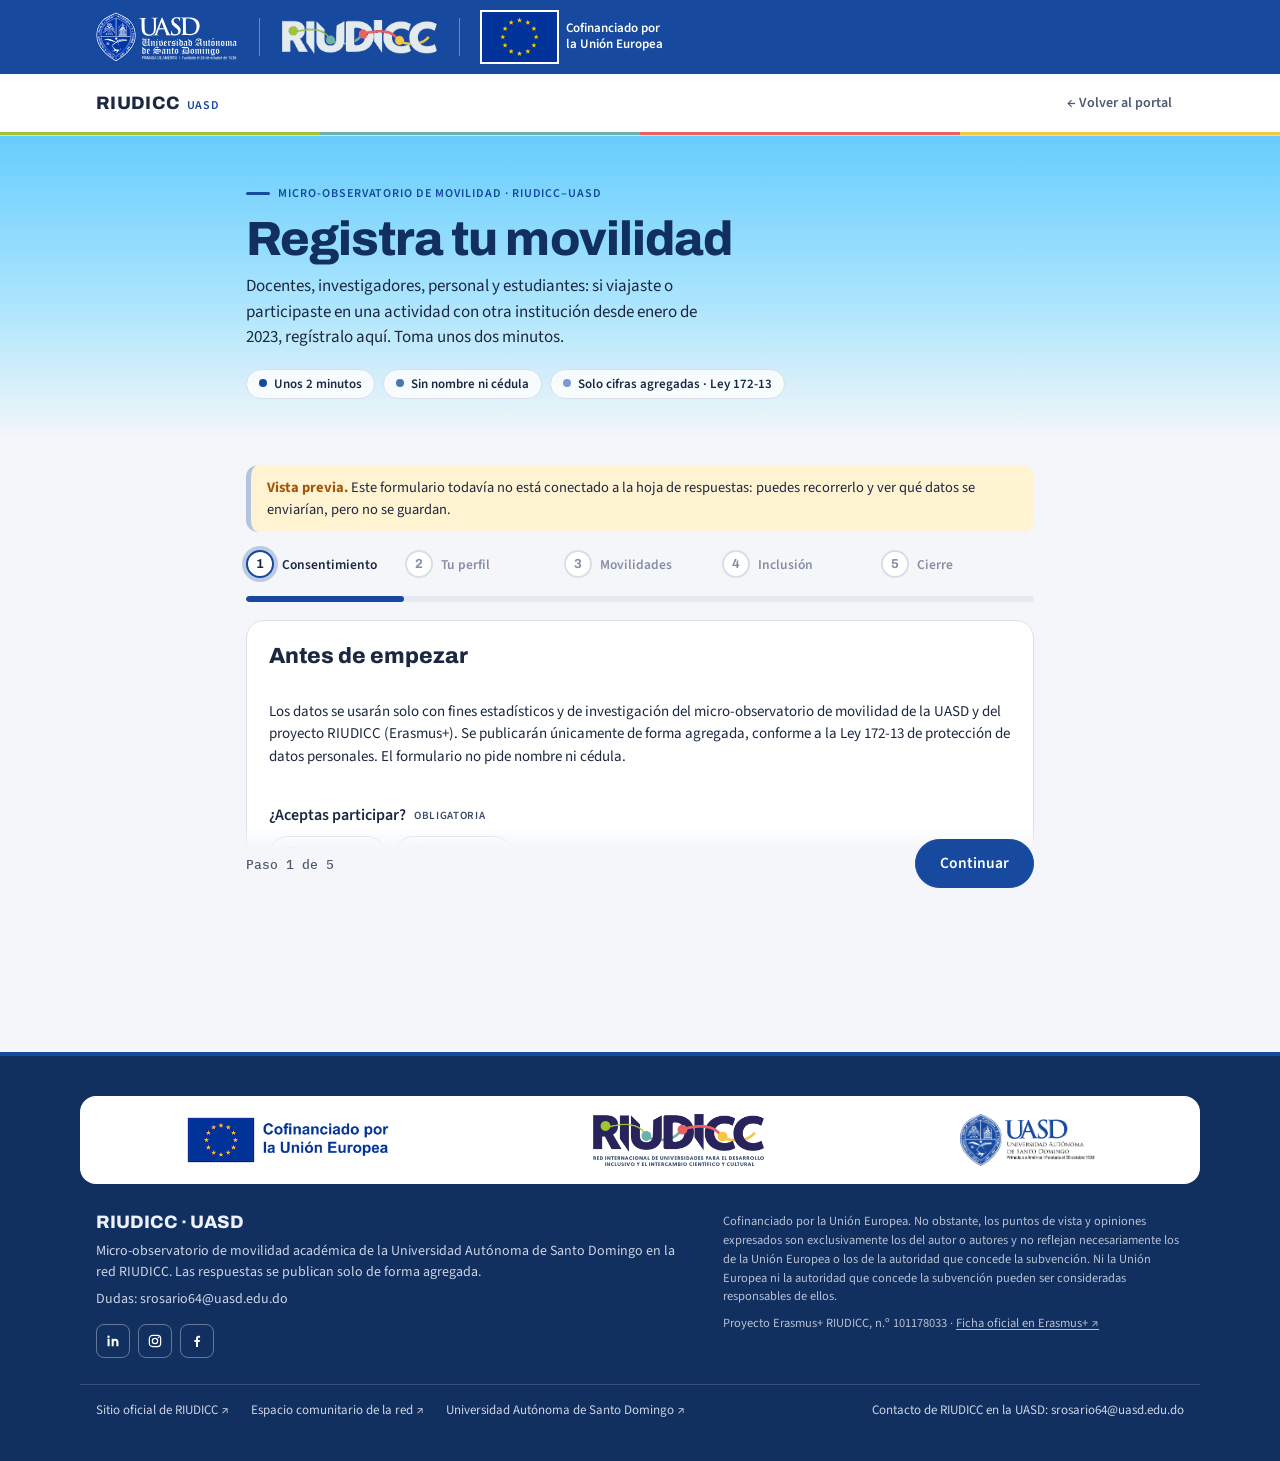
<file: formulario.html>
<!doctype html>
<html lang="es">
<head>
<meta charset="utf-8">
<meta name="viewport" content="width=device-width,initial-scale=1,viewport-fit=cover">
<title>Registro de movilidad UASD</title>
<link rel="icon" type="image/png" href="img/uasd-escudo.png">
<meta name="description" content="Registro de movilidad académica UASD 2023–2026 del micro-observatorio RIUDICC–UASD. Toma unos dos minutos.">
<link rel="preconnect" href="https://fonts.googleapis.com">
<link rel="stylesheet" href="https://fonts.googleapis.com/css2?family=Archivo:wght@500;700;800&family=Source+Sans+3:wght@400;600&family=IBM+Plex+Mono:wght@500&display=swap">
<link rel="stylesheet" href="css/estilos.css">
<link rel="stylesheet" href="css/sobrio.css">
<link rel="stylesheet" href="css/formulario.css">
</head>
<body>
<div class="uasd-band">
  <div class="in">
    <a class="lg lg-uasd" href="https://uasd.edu.do/" target="_blank" rel="noopener"><img src="img/uasd-blanco.svg" alt="Universidad Autónoma de Santo Domingo" width="684" height="243"></a>
    <span class="lg-sep" aria-hidden="true"></span>
    <a class="lg lg-riu" href="https://riudicc.github.io/" target="_blank" rel="noopener"><img src="img/riudicc-oscuro.png" alt="RIUDICC" width="439" height="96"></a>
    <span class="lg-sep" aria-hidden="true"></span>
    <span class="lg lg-ue" role="img" aria-label="Cofinanciado por la Unión Europea"><svg class="ue-flag" viewBox="0 0 60 40" aria-hidden="true"><rect width="60" height="40" fill="#003399"/><g fill="#FFCC00"><polygon points="43.33,17.78 43.83,19.31 45.45,19.31 44.14,20.26 44.64,21.80 43.33,20.85 42.03,21.80 42.53,20.26 41.22,19.31 42.83,19.31"/><polygon points="41.55,24.44 42.05,25.98 43.66,25.98 42.35,26.93 42.85,28.46 41.55,27.52 40.24,28.46 40.74,26.93 39.43,25.98 41.05,25.98"/><polygon points="36.67,29.32 37.17,30.86 38.78,30.86 37.47,31.81 37.97,33.34 36.67,32.40 35.36,33.34 35.86,31.81 34.55,30.86 36.17,30.86"/><polygon points="30.00,31.11 30.50,32.65 32.11,32.65 30.81,33.60 31.31,35.13 30.00,34.18 28.69,35.13 29.19,33.60 27.89,32.65 29.50,32.65"/><polygon points="23.33,29.32 23.83,30.86 25.45,30.86 24.14,31.81 24.64,33.34 23.33,32.40 22.03,33.34 22.53,31.81 21.22,30.86 22.83,30.86"/><polygon points="18.45,24.44 18.95,25.98 20.57,25.98 19.26,26.93 19.76,28.46 18.45,27.52 17.15,28.46 17.65,26.93 16.34,25.98 17.95,25.98"/><polygon points="16.67,17.78 17.17,19.31 18.78,19.31 17.47,20.26 17.97,21.80 16.67,20.85 15.36,21.80 15.86,20.26 14.55,19.31 16.17,19.31"/><polygon points="18.45,11.11 18.95,12.65 20.57,12.65 19.26,13.60 19.76,15.13 18.45,14.18 17.15,15.13 17.65,13.60 16.34,12.65 17.95,12.65"/><polygon points="23.33,6.23 23.83,7.77 25.45,7.77 24.14,8.72 24.64,10.25 23.33,9.30 22.03,10.25 22.53,8.72 21.22,7.77 22.83,7.77"/><polygon points="30.00,4.44 30.50,5.98 32.11,5.98 30.81,6.93 31.31,8.46 30.00,7.52 28.69,8.46 29.19,6.93 27.89,5.98 29.50,5.98"/><polygon points="36.67,6.23 37.17,7.77 38.78,7.77 37.47,8.72 37.97,10.25 36.67,9.30 35.36,10.25 35.86,8.72 34.55,7.77 36.17,7.77"/><polygon points="41.55,11.11 42.05,12.65 43.66,12.65 42.35,13.60 42.85,15.13 41.55,14.18 40.24,15.13 40.74,13.60 39.43,12.65 41.05,12.65"/></g></svg><span>Cofinanciado por<br>la Unión Europea</span></span>
  </div>
</div>
<header class="topbar">
  <div class="in">
    <a class="brand brand-txt" href="index.html" aria-label="RIUDICC · UASD, volver al portal"><b>RIUDICC</b><span>UASD</span></a>
    <nav class="nav" aria-label="Portal">
      <a href="index.html" id="volver">← Volver al portal</a>
    </nav>
  </div>
</header>

<main>
  <section class="fhero">
    <div class="fwrap">
      <span class="eyebrow">Micro-observatorio de movilidad · RIUDICC–UASD</span>
      <h1>Registra tu movilidad</h1>
      <p class="lede">Docentes, investigadores, personal y estudiantes: si viajaste o participaste en una actividad con otra institución desde enero de 2023, regístralo aquí. Toma unos dos minutos.</p>
      <ul class="meta" aria-label="Sobre este formulario">
        <li>Unos 2 minutos</li>
        <li>Sin nombre ni cédula</li>
        <li>Solo cifras agregadas · Ley 172-13</li>
      </ul>
    </div>
  </section>

  <div class="fwrap fbody">
    <div class="preview" id="preview" hidden><b>Vista previa.</b> Este formulario todavía no está conectado a la hoja de respuestas: puedes recorrerlo y ver qué datos se enviarían, pero no se guardan.</div>

    <ol class="steps" id="steps" aria-label="Pasos del formulario">
      <li data-s="0"><span class="n">1</span><span class="t">Consentimiento</span></li>
      <li data-s="1"><span class="n">2</span><span class="t">Tu perfil</span></li>
      <li data-s="2"><span class="n">3</span><span class="t">Movilidades</span></li>
      <li data-s="3"><span class="n">4</span><span class="t">Inclusión</span></li>
      <li data-s="4"><span class="n">5</span><span class="t">Cierre</span></li>
    </ol>
    <div class="bar" aria-hidden="true"><span id="barFill"></span></div>

    <form id="f" novalidate>
      <!-- 1 · Consentimiento -->
      <fieldset class="step" data-step="0">
        <legend class="sh">Antes de empezar</legend>
        <div class="consent">
          <p>Los datos se usarán solo con fines estadísticos y de investigación del micro-observatorio de movilidad de la UASD y del proyecto RIUDICC (Erasmus+). Se publicarán únicamente de forma agregada, conforme a la Ley 172-13 de protección de datos personales. El formulario no pide nombre ni cédula.</p>
        </div>
        <div class="q" data-req="consent">
          <p class="ql" id="q-consent">¿Aceptas participar?<span class="req">obligatoria</span></p>
          <div class="opts" role="radiogroup" aria-labelledby="q-consent">
            <label class="opt"><input type="radio" name="consent" value="si" id="consent-si"><span>Sí, acepto</span></label>
            <label class="opt"><input type="radio" name="consent" value="no" id="consent-no"><span>No acepto</span></label>
          </div>
          <p class="err" aria-live="polite"></p>
        </div>
      </fieldset>

      <!-- 2 · Perfil -->
      <fieldset class="step" data-step="1" hidden>
        <legend class="sh">Tu perfil</legend>
        <div class="q" data-req="perfil">
          <p class="ql" id="q-perfil">¿Cuál es tu perfil en la UASD?<span class="req">obligatoria</span></p>
          <div class="opts" role="radiogroup" aria-labelledby="q-perfil" id="o-perfil"></div>
          <p class="err" aria-live="polite"></p>
        </div>
        <div class="q" data-req="facultad">
          <p class="ql" id="q-facultad">Facultad<span class="req">obligatoria</span></p>
          <div class="opts facs" role="radiogroup" aria-labelledby="q-facultad" id="o-facultad"></div>
          <p class="err" aria-live="polite"></p>
        </div>
        <div class="row2">
          <div class="q">
            <label class="ql" for="escuela">Escuela, departamento o programa<span class="opc">opcional</span></label>
            <input type="text" id="escuela" name="escuela" maxlength="120" autocomplete="off" placeholder="Ej.: Escuela de Artes Plásticas">
          </div>
          <div class="q" data-req="recinto">
            <label class="ql" for="recinto">Recinto, centro o subcentro<span class="req">obligatoria</span></label>
            <select id="recinto" name="recinto"></select>
            <p class="err" aria-live="polite"></p>
          </div>
        </div>
        <div class="row2">
          <div class="q">
            <p class="ql" id="q-sexo">Sexo<span class="opc">opcional</span></p>
            <div class="opts" role="radiogroup" aria-labelledby="q-sexo">
              <label class="opt"><input type="radio" name="sexo" value="FEMENINO"><span>Femenino</span></label>
              <label class="opt"><input type="radio" name="sexo" value="MASCULINO"><span>Masculino</span></label>
              <label class="opt"><input type="radio" name="sexo" value="NO RESPONDE"><span>Prefiero no responder</span></label>
            </div>
          </div>
          <div class="q">
            <p class="ql" id="q-edad">Edad<span class="opc">opcional</span></p>
            <div class="opts" role="radiogroup" aria-labelledby="q-edad" id="o-edad"></div>
          </div>
        </div>
        <div class="q big" data-req="hizo">
          <p class="ql" id="q-hizo">Entre enero de 2023 y hoy, ¿realizaste alguna movilidad académica?<span class="req">obligatoria</span></p>
          <p class="help">Un viaje o una actividad virtual con otra institución, en la República Dominicana o en el extranjero: congreso, estancia, curso, intercambio, pasantía…</p>
          <div class="opts" role="radiogroup" aria-labelledby="q-hizo">
            <label class="opt"><input type="radio" name="hizo" value="si"><span>Sí</span></label>
            <label class="opt"><input type="radio" name="hizo" value="no"><span>No</span></label>
          </div>
          <p class="err" aria-live="polite"></p>
        </div>
      </fieldset>

      <!-- 3 · Movilidades -->
      <fieldset class="step" data-step="2" hidden>
        <legend class="sh">Tus movilidades</legend>
        <p class="help">Registra cada viaje o actividad por separado, empezando por la más reciente. Puedes añadir hasta cinco.</p>
        <div id="movs"></div>
        <button type="button" class="btn add" id="addMov">+ Añadir otra movilidad</button>
      </fieldset>

      <!-- 4 · Inclusión -->
      <fieldset class="step" data-step="3" hidden>
        <legend class="sh">Inclusión <span class="vol">voluntaria</span></legend>
        <p class="help">Estas preguntas ayudan a saber si la movilidad llega a todas las personas. Son voluntarias y solo se publican como totales. Son las mismas preguntas que usa el MESCyT.</p>
        <div class="q">
          <p class="ql" id="q-dif">¿Tienes dificultad para…?</p>
          <div class="grid-dif" id="o-dif" role="group" aria-labelledby="q-dif"></div>
        </div>
        <div class="q">
          <p class="ql" id="q-pg">¿Eres la primera persona de tu familia en ir a la universidad?</p>
          <div class="opts" role="radiogroup" aria-labelledby="q-pg">
            <label class="opt"><input type="radio" name="primera_gen" value="Sí"><span>Sí</span></label>
            <label class="opt"><input type="radio" name="primera_gen" value="No"><span>No</span></label>
            <label class="opt"><input type="radio" name="primera_gen" value="Prefiero no responder"><span>Prefiero no responder</span></label>
          </div>
        </div>
      </fieldset>

      <!-- 5 · Cierre -->
      <fieldset class="step" data-step="4" hidden>
        <legend class="sh">Para terminar</legend>
        <div class="resumen" id="resumen" aria-live="polite"></div>
        <div class="q">
          <label class="ql" for="visitantes">¿Tu escuela o programa recibió profesores, investigadores o estudiantes visitantes desde 2023?<span class="opc">opcional</span></label>
          <p class="help">Indica aproximadamente cuántos y de qué países.</p>
          <textarea id="visitantes" name="visitantes" rows="3" maxlength="800" placeholder="Ej.: 3 profesores de México y 1 de España en 2024"></textarea>
        </div>
        <div class="q" data-req="email">
          <label class="ql" for="email">Tu correo institucional<span class="opc">opcional</span></label>
          <p class="help">Solo si quieres recibir la insignia digital «Movilidad UASD 2023–2026» y el boletín de becas. Se guarda aparte de tus respuestas.</p>
          <input type="email" id="email" name="email" maxlength="120" autocomplete="email" placeholder="nombre@uasd.edu.do">
          <p class="err" aria-live="polite"></p>
        </div>
        <div class="hp" aria-hidden="true"><label for="sitio_web">No llenar</label><input type="text" id="sitio_web" name="sitio_web" tabindex="-1" autocomplete="off"></div>
      </fieldset>

      <div class="nav-f">
        <button type="button" class="btn" id="atras" hidden>Atrás</button>
        <span class="pasotxt" id="pasoTxt">Paso 1 de 5</span>
        <button type="button" class="btn primary" id="sig">Continuar</button>
      </div>
    </form>

    <!-- Fin -->
    <section class="done" id="done" hidden tabindex="-1" aria-labelledby="doneT">
      <div class="done-mark" aria-hidden="true"><i></i><i></i><i></i><i></i></div>
      <h2 id="doneT">¡Gracias por registrar tu movilidad!</h2>
      <p id="doneTxt">Si conoces colegas que hayan viajado o recibido visitantes, compárteles este formulario.</p>
      <div class="done-acts">
        <button type="button" class="btn primary" id="copiar">Copiar enlace del formulario</button>
        <button type="button" class="btn" id="otra">Registrar otra persona</button>
        <a class="btn" href="index.html" id="volver2">Volver al portal</a>
      </div>
      <p class="copiado" id="copiado" aria-live="polite"></p>
      <details class="enviado" id="enviadoBox" hidden>
        <summary>Ver los datos que se enviarían</summary>
        <div class="tablewrap"><table id="enviadoTbl"></table></div>
      </details>
    </section>

    <section class="nohizo" id="noAcepta" hidden tabindex="-1">
      <h2>Entendido</h2>
      <p>No se ha guardado nada. Si cambias de opinión, puedes volver a abrir el formulario cuando quieras.</p>
      <a class="btn" href="index.html">Volver al portal</a>
    </section>
  </div>
</main>

<footer class="site">
  <div class="logos" aria-label="Instituciones">
    <img src="img/ue-cofinanciado-es.png" alt="Cofinanciado por la Unión Europea" width="350" height="85">
    <a href="https://riudicc.org/#/" target="_blank" rel="noopener noreferrer" aria-label="Sitio oficial de RIUDICC"><img src="img/riudicc-completo.png" alt="RIUDICC – Red Internacional de Universidades para el Desarrollo Inclusivo y el Intercambio Científico y Cultural" width="640" height="194"></a>
    <img src="img/uasd.png" alt="Universidad Autónoma de Santo Domingo" width="321" height="122">
  </div>
  <div class="in">
    <div>
      <b>RIUDICC · UASD</b>
      <p>Micro-observatorio de movilidad académica de la Universidad Autónoma de Santo Domingo en la red RIUDICC. Las respuestas se publican solo de forma agregada.</p>
      <p>Dudas: <span data-correo></span></p>
      <ul class="social" aria-label="RIUDICC en redes sociales"><li><a href="https://www.linkedin.com/company/riudicc" target="_blank" rel="noopener noreferrer" aria-label="RIUDICC en LinkedIn" title="RIUDICC en LinkedIn"><svg viewBox="0 0 24 24" aria-hidden="true"><path fill="currentColor" d="M6.9 8.8H3.8V20h3.1V8.8zM5.3 3.9a1.8 1.8 0 1 0 0 3.6 1.8 1.8 0 0 0 0-3.6zM20.2 13.6c0-3-1.6-4.9-4.3-4.9-1.4 0-2.4.7-2.9 1.5V8.8H10V20h3.1v-5.9c0-1.5.6-2.6 2-2.6s1.9 1.1 1.9 2.7V20h3.2v-6.4z"/></svg></a></li><li><a href="https://www.instagram.com/riudicc" target="_blank" rel="noopener noreferrer" aria-label="RIUDICC en Instagram" title="RIUDICC en Instagram"><svg viewBox="0 0 24 24" aria-hidden="true"><rect x="3.5" y="3.5" width="17" height="17" rx="5" fill="none" stroke="currentColor" stroke-width="1.8"/><circle cx="12" cy="12" r="4" fill="none" stroke="currentColor" stroke-width="1.8"/><circle cx="17.3" cy="6.7" r="1.1" fill="currentColor"/></svg></a></li><li><a href="https://www.facebook.com/profile.php?id=61573750623552" target="_blank" rel="noopener noreferrer" aria-label="RIUDICC en Facebook" title="RIUDICC en Facebook"><svg viewBox="0 0 24 24" aria-hidden="true"><path fill="currentColor" d="M13.5 21v-7.5h2.5l.4-3h-2.9V8.6c0-.9.3-1.5 1.5-1.5h1.6V4.4c-.3 0-1.2-.1-2.3-.1-2.3 0-3.8 1.4-3.8 3.9v2.3H8v3h2.5V21h3z"/></svg></a></li></ul>
    </div>
    <div class="eu">
      <p>Cofinanciado por la Unión Europea. No obstante, los puntos de vista y opiniones expresados son exclusivamente los del autor o autores y no reflejan necesariamente los de la Unión Europea o los de la autoridad que concede la subvención. Ni la Unión Europea ni la autoridad que concede la subvención pueden ser consideradas responsables de ellos.</p>
      <p>Proyecto Erasmus+ RIUDICC, n.º 101178033 · <a href="https://erasmus-plus.ec.europa.eu/projects/search/details/101178033" target="_blank" rel="noopener noreferrer">Ficha oficial en Erasmus+ ↗</a></p>
    </div>
  </div>
  <p class="foot-links"><a href="https://riudicc.org/" target="_blank" rel="noopener noreferrer">Sitio oficial de RIUDICC ↗</a><a href="https://riudicc.github.io/" target="_blank" rel="noopener noreferrer">Espacio comunitario de la red ↗</a><a href="https://uasd.edu.do/" target="_blank" rel="noopener noreferrer">Universidad Autónoma de Santo Domingo ↗</a><span>Contacto de RIUDICC en la UASD: <a href="mailto:srosario64@uasd.edu.do" data-correo>srosario64@uasd.edu.do</a></span></p>
</footer>

<datalist id="paises"></datalist>
<template id="tplMov">
  <article class="mov">
    <header class="mov-h"><h3 class="mov-t">Movilidad 1</h3><button type="button" class="quitar">Quitar</button></header>
    <div class="q" data-req="razon">
      <p class="ql">¿Para qué fue? Razón principal<span class="req">obligatoria</span></p>
      <div class="opts" role="radiogroup" data-o="razon"></div>
      <p class="err" aria-live="polite"></p>
    </div>
    <div class="q" data-req="dimension">
      <p class="ql">¿Fue nacional o internacional?<span class="req">obligatoria</span></p>
      <div class="opts" role="radiogroup" data-o="dimension"></div>
      <p class="err" aria-live="polite"></p>
    </div>
    <div class="row2">
      <div class="q" data-req="pais">
        <label class="ql" data-for="pais">País<span class="req">obligatoria</span></label>
        <input type="text" data-f="pais" list="paises" autocomplete="off" placeholder="Escribe y elige de la lista">
        <p class="err" aria-live="polite"></p>
      </div>
      <div class="q" data-req="institucion">
        <label class="ql" data-for="institucion">Institución anfitriona<span class="req">obligatoria</span></label>
        <input type="text" data-f="institucion" maxlength="160" autocomplete="off" placeholder="Ej.: Universidad de Salamanca">
        <p class="err" aria-live="polite"></p>
      </div>
    </div>
    <div class="row2">
      <div class="q" data-req="inicio">
        <label class="ql" data-for="inicio">Mes y año de inicio<span class="req">obligatoria</span></label>
        <input type="month" data-f="inicio" min="2023-01">
        <p class="err" aria-live="polite"></p>
      </div>
      <div class="q" data-req="modalidad">
        <p class="ql">Modalidad<span class="req">obligatoria</span></p>
        <div class="opts" role="radiogroup" data-o="modalidad"></div>
        <p class="err" aria-live="polite"></p>
      </div>
    </div>
    <div class="q" data-req="duracion">
      <p class="ql">Duración<span class="req">obligatoria</span></p>
      <div class="opts" role="radiogroup" data-o="duracion"></div>
      <p class="err" aria-live="polite"></p>
    </div>
    <div class="q" data-req="apoyo">
      <p class="ql">¿Quién la financió o apoyó?<span class="req">obligatoria · puedes marcar varias</span></p>
      <div class="opts" data-o="apoyo"></div>
      <p class="err" aria-live="polite"></p>
    </div>
    <div class="q">
      <label class="ql" data-for="convenio">Nombre del convenio o programa, si lo hubo<span class="opc">opcional</span></label>
      <input type="text" data-f="convenio" maxlength="160" autocomplete="off" placeholder="Ej.: Convenio UASD – Universidad de Granada">
    </div>
    <details class="mas">
      <summary>Obstáculos y resultados <span class="opc">opcional</span></summary>
      <div class="q">
        <p class="ql">Principales obstáculos que enfrentaste</p>
        <div class="opts" data-o="obstaculos"></div>
      </div>
      <div class="q">
        <p class="ql">Resultados de la movilidad</p>
        <div class="opts" data-o="resultados"></div>
      </div>
    </details>
  </article>
</template>

<script src="data/contenido.js"></script>
<script src="data/opciones-formulario.js"></script>
<script src="js/formulario.js"></script>
</body>
</html>
</file>
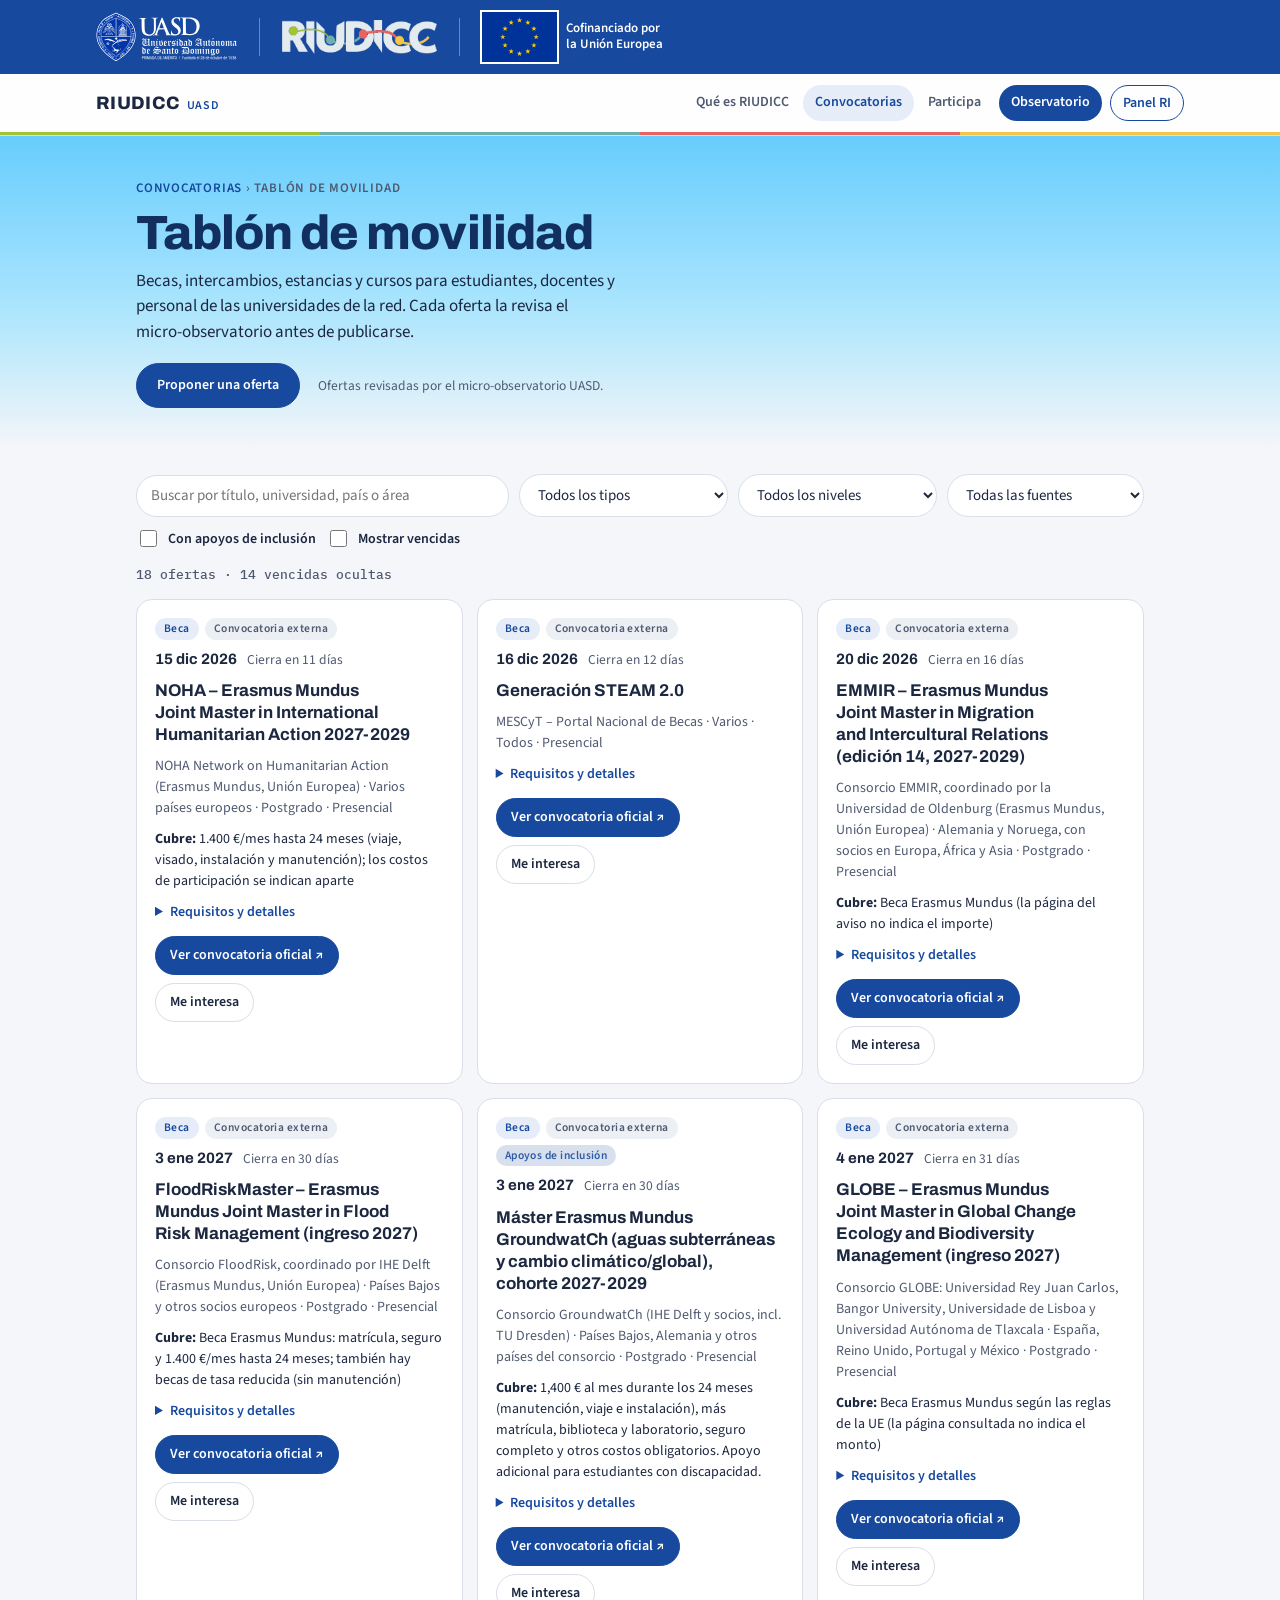
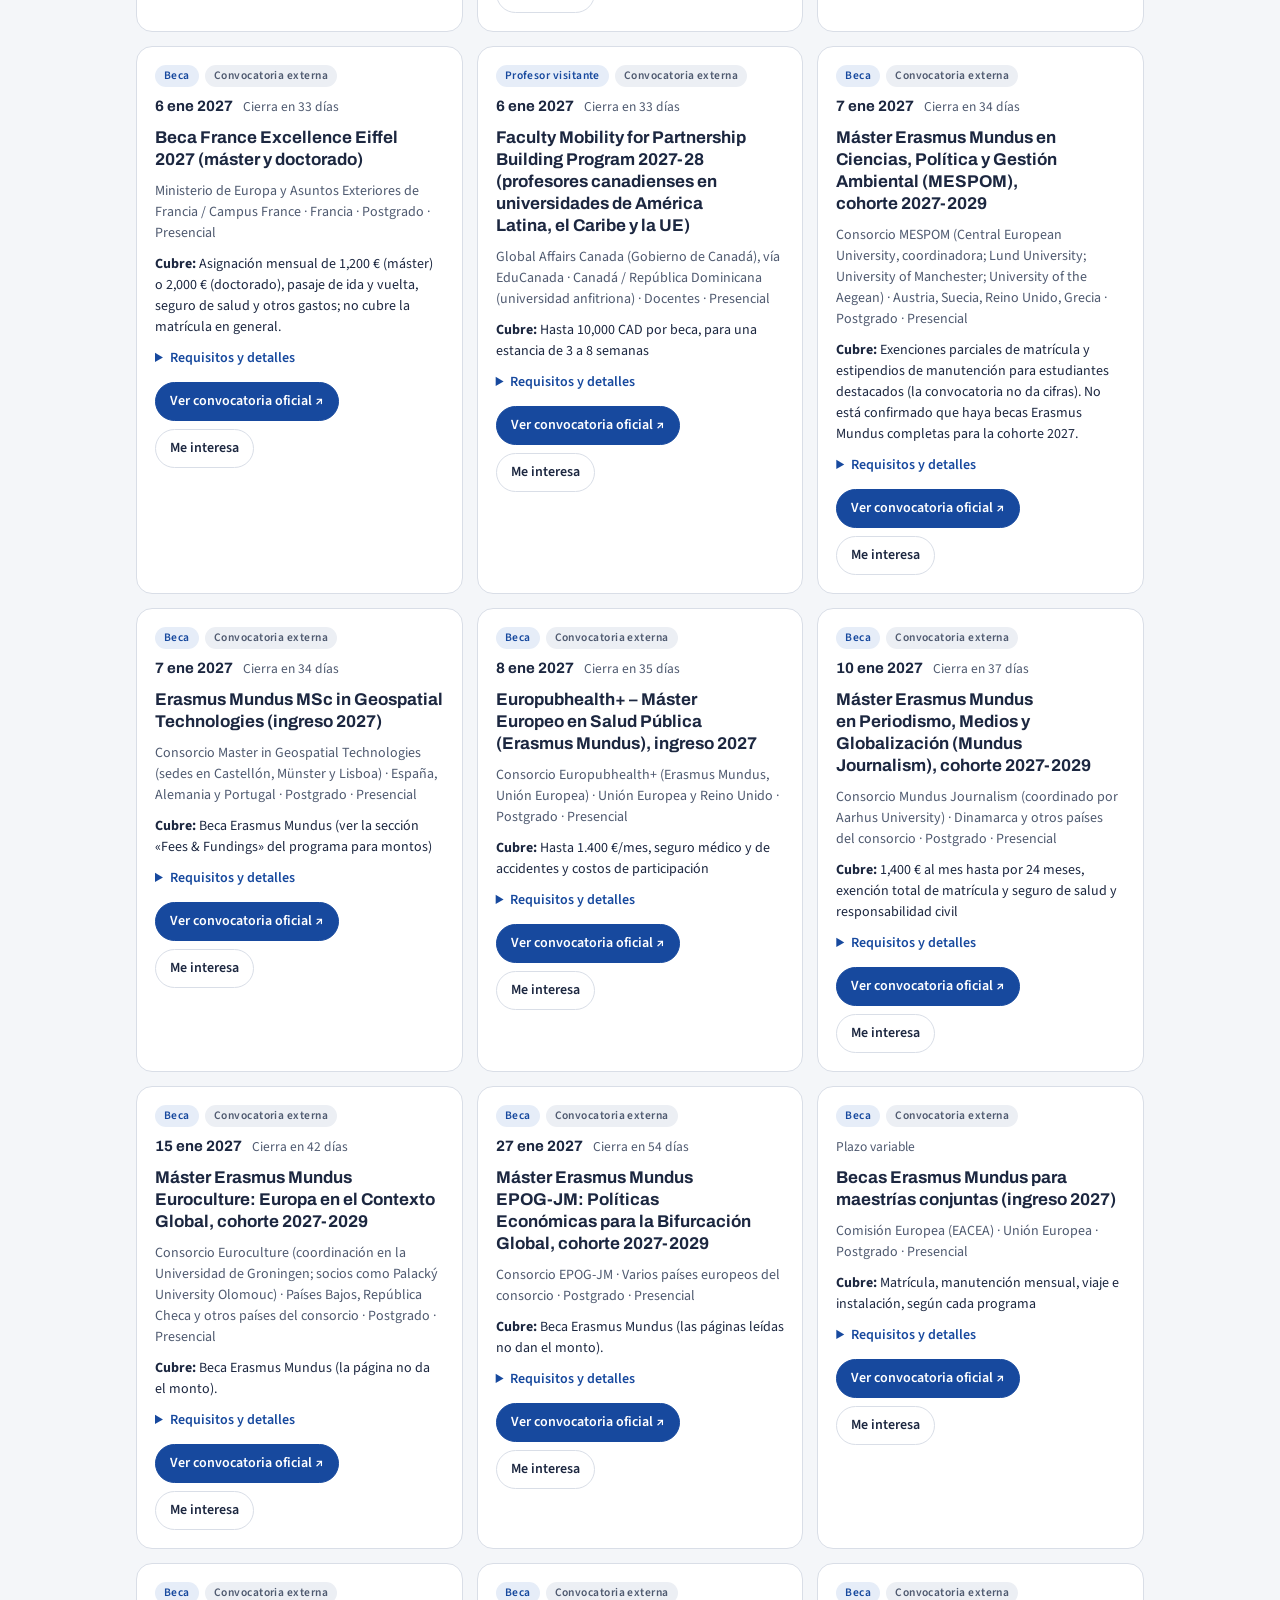
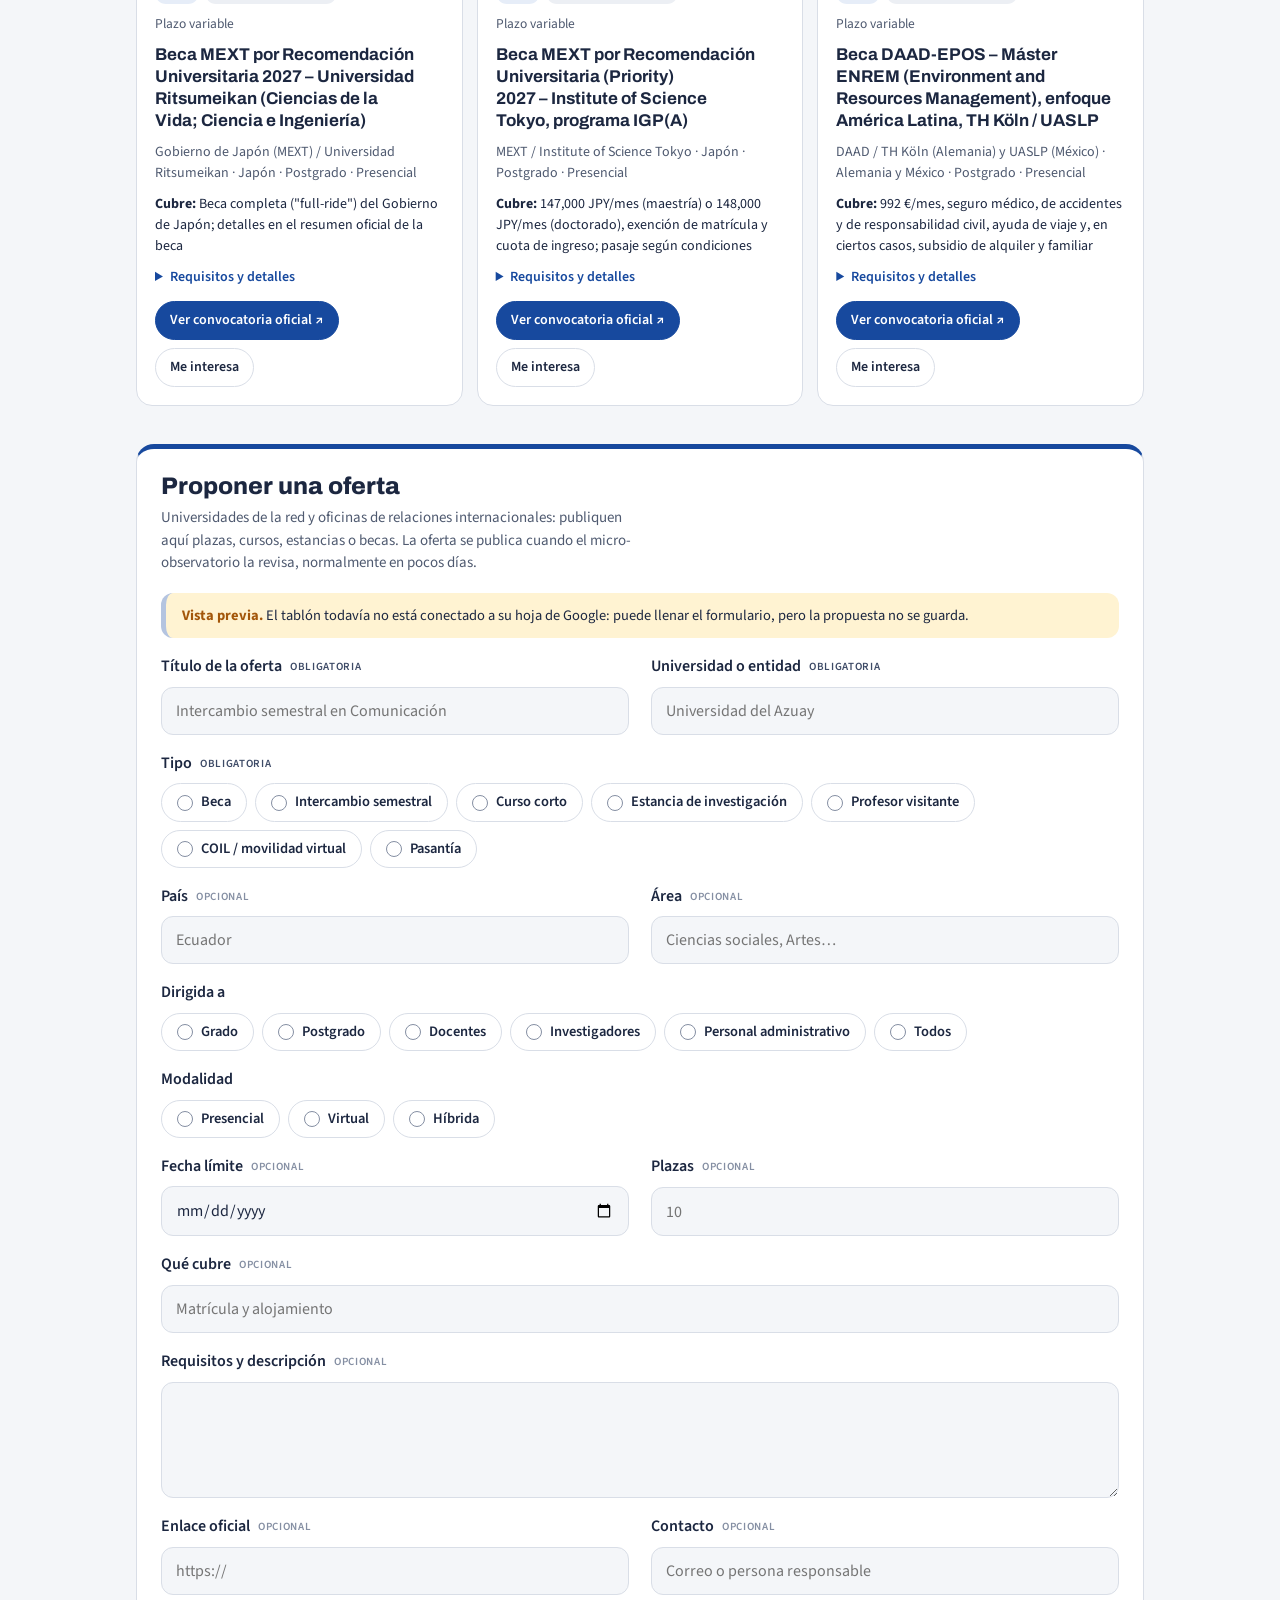
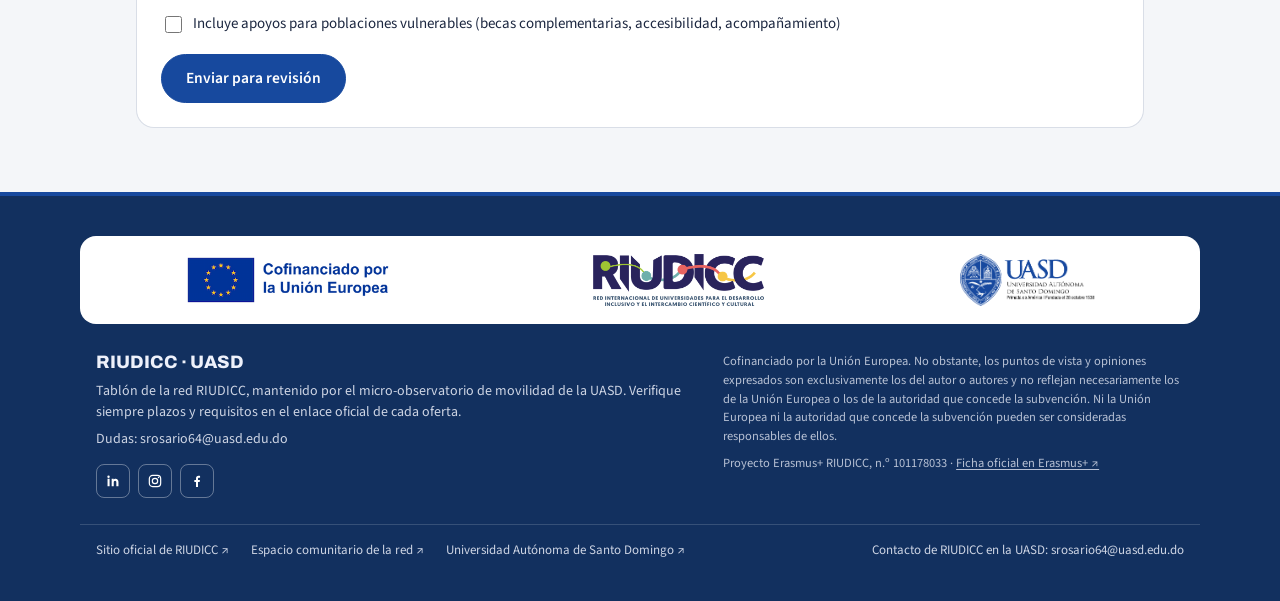
<file: tablon.html>
<!doctype html>
<html lang="es">
<head>
<meta charset="utf-8">
<meta name="viewport" content="width=device-width,initial-scale=1,viewport-fit=cover">
<title>Tablón de movilidad RIUDICC</title>
<link rel="icon" type="image/png" href="img/uasd-escudo.png">
<meta name="description" content="Becas, intercambios, estancias y cursos que publican las universidades de la red RIUDICC, revisados por el micro-observatorio UASD.">
<link rel="preconnect" href="https://fonts.googleapis.com">
<link rel="stylesheet" href="https://fonts.googleapis.com/css2?family=Archivo:wght@500;700;800&family=Source+Sans+3:wght@400;600&family=IBM+Plex+Mono:wght@500&display=swap">
<link rel="stylesheet" href="css/estilos.css">
<link rel="stylesheet" href="css/sobrio.css">
<link rel="stylesheet" href="css/formulario.css">
<link rel="stylesheet" href="css/tablon.css">
</head>
<body>
<div class="uasd-band">
  <div class="in">
    <a class="lg lg-uasd" href="https://uasd.edu.do/" target="_blank" rel="noopener"><img src="img/uasd-blanco.svg" alt="Universidad Autónoma de Santo Domingo" width="684" height="243"></a>
    <span class="lg-sep" aria-hidden="true"></span>
    <a class="lg lg-riu" href="https://riudicc.github.io/" target="_blank" rel="noopener"><img src="img/riudicc-oscuro.png" alt="RIUDICC" width="439" height="96"></a>
    <span class="lg-sep" aria-hidden="true"></span>
    <span class="lg lg-ue" role="img" aria-label="Cofinanciado por la Unión Europea"><svg class="ue-flag" viewBox="0 0 60 40" aria-hidden="true"><rect width="60" height="40" fill="#003399"/><g fill="#FFCC00"><polygon points="43.33,17.78 43.83,19.31 45.45,19.31 44.14,20.26 44.64,21.80 43.33,20.85 42.03,21.80 42.53,20.26 41.22,19.31 42.83,19.31"/><polygon points="41.55,24.44 42.05,25.98 43.66,25.98 42.35,26.93 42.85,28.46 41.55,27.52 40.24,28.46 40.74,26.93 39.43,25.98 41.05,25.98"/><polygon points="36.67,29.32 37.17,30.86 38.78,30.86 37.47,31.81 37.97,33.34 36.67,32.40 35.36,33.34 35.86,31.81 34.55,30.86 36.17,30.86"/><polygon points="30.00,31.11 30.50,32.65 32.11,32.65 30.81,33.60 31.31,35.13 30.00,34.18 28.69,35.13 29.19,33.60 27.89,32.65 29.50,32.65"/><polygon points="23.33,29.32 23.83,30.86 25.45,30.86 24.14,31.81 24.64,33.34 23.33,32.40 22.03,33.34 22.53,31.81 21.22,30.86 22.83,30.86"/><polygon points="18.45,24.44 18.95,25.98 20.57,25.98 19.26,26.93 19.76,28.46 18.45,27.52 17.15,28.46 17.65,26.93 16.34,25.98 17.95,25.98"/><polygon points="16.67,17.78 17.17,19.31 18.78,19.31 17.47,20.26 17.97,21.80 16.67,20.85 15.36,21.80 15.86,20.26 14.55,19.31 16.17,19.31"/><polygon points="18.45,11.11 18.95,12.65 20.57,12.65 19.26,13.60 19.76,15.13 18.45,14.18 17.15,15.13 17.65,13.60 16.34,12.65 17.95,12.65"/><polygon points="23.33,6.23 23.83,7.77 25.45,7.77 24.14,8.72 24.64,10.25 23.33,9.30 22.03,10.25 22.53,8.72 21.22,7.77 22.83,7.77"/><polygon points="30.00,4.44 30.50,5.98 32.11,5.98 30.81,6.93 31.31,8.46 30.00,7.52 28.69,8.46 29.19,6.93 27.89,5.98 29.50,5.98"/><polygon points="36.67,6.23 37.17,7.77 38.78,7.77 37.47,8.72 37.97,10.25 36.67,9.30 35.36,10.25 35.86,8.72 34.55,7.77 36.17,7.77"/><polygon points="41.55,11.11 42.05,12.65 43.66,12.65 42.35,13.60 42.85,15.13 41.55,14.18 40.24,15.13 40.74,13.60 39.43,12.65 41.05,12.65"/></g></svg><span>Cofinanciado por<br>la Unión Europea</span></span>
  </div>
</div>
<header class="topbar">
  <div class="in">
    <a class="brand brand-txt" href="index.html" aria-label="RIUDICC · UASD, volver al portal"><b>RIUDICC</b><span>UASD</span></a>
    <nav class="nav" aria-label="Secciones">
      <a href="index.html#riudicc">Qué es RIUDICC</a>
      <a href="index.html#convocatorias" class="on" aria-current="page">Convocatorias</a>
      <a href="index.html#participa">Participa</a>
      <a href="index.html#observatorio" class="cta">Observatorio</a>
      <a href="interno/" class="ri" title="Panel de Relaciones Internacionales (piloto)">Panel RI</a>
    </nav>
  </div>
</header>

<main>
  <section class="fhero">
    <div class="fwrap tw">
      <nav class="miga" aria-label="Ruta"><a href="index.html#convocatorias">Convocatorias</a> <span aria-hidden="true">›</span> Tablón de movilidad</nav>
      <h1>Tablón de movilidad</h1>
      <p class="lede">Becas, intercambios, estancias y cursos para estudiantes, docentes y personal de las universidades de la red. Cada oferta la revisa el micro-observatorio antes de publicarse.</p>
      <div class="t-acts">
        <a class="btn primary" href="#proponer" id="irProponer">Proponer una oferta</a>
        <span class="t-estado" id="tEstado" aria-live="polite"></span>
      </div>
    </div>
  </section>

  <div class="fwrap tw tbody">
    <div class="t-filtros" aria-label="Filtros">
      <input type="search" id="tBuscar" placeholder="Buscar por título, universidad, país o área" aria-label="Buscar">
      <select id="tTipo" aria-label="Tipo"><option value="">Todos los tipos</option></select>
      <select id="tNivel" aria-label="Nivel"><option value="">Todos los niveles</option></select>
      <select id="tOrigen" aria-label="Origen"><option value="">Todas las fuentes</option><option value="oferta">Ofertas de la red</option><option value="convocatoria">Convocatorias externas</option></select>
      <label class="t-check"><input type="checkbox" id="tInc"> Con apoyos de inclusión</label>
      <label class="t-check"><input type="checkbox" id="tVenc"> Mostrar vencidas</label>
    </div>
    <p class="t-cuenta" id="tCuenta" aria-live="polite"></p>
    <div class="t-lista" id="tLista"></div>

    <section class="t-prop" id="proponer" aria-labelledby="propT">
      <div class="t-prop-h">
        <h2 id="propT">Proponer una oferta</h2>
        <p>Universidades de la red y oficinas de relaciones internacionales: publiquen aquí plazas, cursos, estancias o becas. La oferta se publica cuando el micro-observatorio la revisa, normalmente en pocos días.</p>
      </div>
      <div class="preview" id="tPreview" hidden><b>Vista previa.</b> El tablón todavía no está conectado a su hoja de Google: puede llenar el formulario, pero la propuesta no se guarda.</div>
      <form id="tForm" novalidate>
        <div class="row2">
          <div class="q" data-req="titulo"><label class="ql" for="pTitulo">Título de la oferta<span class="req">obligatoria</span></label><input type="text" id="pTitulo" maxlength="160" placeholder="Intercambio semestral en Comunicación"><p class="err" aria-live="polite"></p></div>
          <div class="q" data-req="entidad"><label class="ql" for="pEntidad">Universidad o entidad<span class="req">obligatoria</span></label><input type="text" id="pEntidad" maxlength="120" placeholder="Universidad del Azuay"><p class="err" aria-live="polite"></p></div>
        </div>
        <div class="q" data-req="tipo"><p class="ql" id="q-ptipo">Tipo<span class="req">obligatoria</span></p><div class="opts" role="radiogroup" aria-labelledby="q-ptipo" id="pTipo"></div><p class="err" aria-live="polite"></p></div>
        <div class="row2">
          <div class="q"><label class="ql" for="pPais">País<span class="opc">opcional</span></label><input type="text" id="pPais" maxlength="60" placeholder="Ecuador"></div>
          <div class="q"><label class="ql" for="pArea">Área<span class="opc">opcional</span></label><input type="text" id="pArea" maxlength="80" placeholder="Ciencias sociales, Artes…"></div>
        </div>
        <div class="q"><p class="ql" id="q-pnivel">Dirigida a</p><div class="opts" role="radiogroup" aria-labelledby="q-pnivel" id="pNivel"></div></div>
        <div class="q"><p class="ql" id="q-pmod">Modalidad</p><div class="opts" role="radiogroup" aria-labelledby="q-pmod" id="pModalidad"></div></div>
        <div class="row2">
          <div class="q" data-req="fecha"><label class="ql" for="pFecha">Fecha límite<span class="opc">opcional</span></label><input type="date" id="pFecha"><p class="err" aria-live="polite"></p></div>
          <div class="q"><label class="ql" for="pPlazas">Plazas<span class="opc">opcional</span></label><input type="text" id="pPlazas" inputmode="numeric" maxlength="3" placeholder="10"></div>
        </div>
        <div class="q"><label class="ql" for="pCubre">Qué cubre<span class="opc">opcional</span></label><input type="text" id="pCubre" maxlength="160" placeholder="Matrícula y alojamiento"></div>
        <div class="q"><label class="ql" for="pDesc">Requisitos y descripción<span class="opc">opcional</span></label><textarea id="pDesc" rows="4" maxlength="1200"></textarea></div>
        <div class="row2">
          <div class="q" data-req="enlace"><label class="ql" for="pEnlace">Enlace oficial<span class="opc">opcional</span></label><input type="url" id="pEnlace" maxlength="400" placeholder="https://"><p class="err" aria-live="polite"></p></div>
          <div class="q"><label class="ql" for="pContacto">Contacto<span class="opc">opcional</span></label><input type="text" id="pContacto" maxlength="160" placeholder="Correo o persona responsable"></div>
        </div>
        <label class="t-check big"><input type="checkbox" id="pInc"> Incluye apoyos para poblaciones vulnerables (becas complementarias, accesibilidad, acompañamiento)</label>
        <div class="hp" aria-hidden="true"><label for="pWeb">No llenar</label><input type="text" id="pWeb" tabindex="-1" autocomplete="off"></div>
        <div class="t-enviar"><button type="submit" class="btn primary" id="pEnviar">Enviar para revisión</button><span class="t-msg" id="pMsg" aria-live="polite"></span></div>
      </form>
    </section>
  </div>
</main>

<footer class="site">
  <div class="logos" aria-label="Instituciones">
    <img src="img/ue-cofinanciado-es.png" alt="Cofinanciado por la Unión Europea" width="350" height="85">
    <a href="https://riudicc.org/#/" target="_blank" rel="noopener noreferrer" aria-label="Sitio oficial de RIUDICC"><img src="img/riudicc-completo.png" alt="RIUDICC – Red Internacional de Universidades para el Desarrollo Inclusivo y el Intercambio Científico y Cultural" width="640" height="194"></a>
    <img src="img/uasd.png" alt="Universidad Autónoma de Santo Domingo" width="321" height="122">
  </div>
  <div class="in">
    <div>
      <b>RIUDICC · UASD</b>
      <p>Tablón de la red RIUDICC, mantenido por el micro-observatorio de movilidad de la UASD. Verifique siempre plazos y requisitos en el enlace oficial de cada oferta.</p>
      <p>Dudas: <span data-correo></span></p>
      <ul class="social" aria-label="RIUDICC en redes sociales"><li><a href="https://www.linkedin.com/company/riudicc" target="_blank" rel="noopener noreferrer" aria-label="RIUDICC en LinkedIn" title="RIUDICC en LinkedIn"><svg viewBox="0 0 24 24" aria-hidden="true"><path fill="currentColor" d="M6.9 8.8H3.8V20h3.1V8.8zM5.3 3.9a1.8 1.8 0 1 0 0 3.6 1.8 1.8 0 0 0 0-3.6zM20.2 13.6c0-3-1.6-4.9-4.3-4.9-1.4 0-2.4.7-2.9 1.5V8.8H10V20h3.1v-5.9c0-1.5.6-2.6 2-2.6s1.9 1.1 1.9 2.7V20h3.2v-6.4z"/></svg></a></li><li><a href="https://www.instagram.com/riudicc" target="_blank" rel="noopener noreferrer" aria-label="RIUDICC en Instagram" title="RIUDICC en Instagram"><svg viewBox="0 0 24 24" aria-hidden="true"><rect x="3.5" y="3.5" width="17" height="17" rx="5" fill="none" stroke="currentColor" stroke-width="1.8"/><circle cx="12" cy="12" r="4" fill="none" stroke="currentColor" stroke-width="1.8"/><circle cx="17.3" cy="6.7" r="1.1" fill="currentColor"/></svg></a></li><li><a href="https://www.facebook.com/profile.php?id=61573750623552" target="_blank" rel="noopener noreferrer" aria-label="RIUDICC en Facebook" title="RIUDICC en Facebook"><svg viewBox="0 0 24 24" aria-hidden="true"><path fill="currentColor" d="M13.5 21v-7.5h2.5l.4-3h-2.9V8.6c0-.9.3-1.5 1.5-1.5h1.6V4.4c-.3 0-1.2-.1-2.3-.1-2.3 0-3.8 1.4-3.8 3.9v2.3H8v3h2.5V21h3z"/></svg></a></li></ul>
    </div>
    <div class="eu">
      <p>Cofinanciado por la Unión Europea. No obstante, los puntos de vista y opiniones expresados son exclusivamente los del autor o autores y no reflejan necesariamente los de la Unión Europea o los de la autoridad que concede la subvención. Ni la Unión Europea ni la autoridad que concede la subvención pueden ser consideradas responsables de ellos.</p>
      <p>Proyecto Erasmus+ RIUDICC, n.º 101178033 · <a href="https://erasmus-plus.ec.europa.eu/projects/search/details/101178033" target="_blank" rel="noopener noreferrer">Ficha oficial en Erasmus+ ↗</a></p>
    </div>
  </div>
  <p class="foot-links"><a href="https://riudicc.org/" target="_blank" rel="noopener noreferrer">Sitio oficial de RIUDICC ↗</a><a href="https://riudicc.github.io/" target="_blank" rel="noopener noreferrer">Espacio comunitario de la red ↗</a><a href="https://uasd.edu.do/" target="_blank" rel="noopener noreferrer">Universidad Autónoma de Santo Domingo ↗</a><span>Contacto de RIUDICC en la UASD: <a href="mailto:srosario64@uasd.edu.do" data-correo>srosario64@uasd.edu.do</a></span></p>
</footer>


<script src="data/contenido.js"></script>
<script src="data/ofertas.js"></script>
<script src="js/tablon.js"></script>
</body>
</html>
</file>
<file: css/estilos.css>
*,*::before,*::after{box-sizing:border-box}
html,body{margin:0}

/* Layout: tablero de una columna (máx. 1120px): cabecera, aviso de datos ficticios, filtros, cifras, mapa, rejilla de gráficos, reporte MESCyT, registros y documentos por país */
:root{
  --bg:#F5F8FD; --surface:#FFFFFF; --sunk:#EAF1FA; --ink:#211C52; --muted:#4D5878; --faint:#7F89A6; --line:#D8E1EE; --grid:#E5ECF5;
  --accent:#17499E; --accent-ink:#FFFFFF; --accent-soft:#E2ECFB;
  --s-out:#2F5BA7; --s-in:#E35A57; --land:#DEE7F2; --land-edge:#FFFFFF;
  --warn:#A3560A; --warn-soft:#FFF3D2;
  --navy:#29235C; --sky:#67CDFD; --sky-2:#ABE5FD; --mont:#17499E; --mont-2:#2F5BA7;
  --hilo-verde:#9FC533; --hilo-cian:#6FAFAB; --hilo-coral:#E86360; --hilo-amarillo:#F6C646;
  --t-verde:#557A0E; --t-cian:#2C7873; --t-coral:#C13B39; --t-amarillo:#8C6A00;
  --f-display:"Archivo","Helvetica Neue",Arial,sans-serif;
  --f-body:"Source Sans 3","Segoe UI",Roboto,Arial,sans-serif;
  --f-mono:"IBM Plex Mono",ui-monospace,Menlo,Consolas,monospace;
}
@media (prefers-color-scheme: dark){:root:not([data-theme="light"]){
  --bg:#0E1130; --surface:#161A3E; --sunk:#1D2250; --ink:#EEF1FB; --muted:#AAB2D1; --faint:#7C84A8; --line:#2C3266; --grid:#232959;
  --accent:#7EA8F0; --accent-ink:#0E1130; --accent-soft:#1F2C5E;
  --s-out:#6E9BEA; --s-in:#F07D79; --land:#262D5E; --land-edge:#161A3E;
  --warn:#F2B64C; --warn-soft:#3A3013;
  --navy:#29235C; --sky:#1B3F7A; --sky-2:#142559; --mont:#1F3D84; --mont-2:#2A55A6;
  --hilo-verde:#A8CF3D; --hilo-cian:#7CC1BC; --hilo-coral:#F07875; --hilo-amarillo:#F7CD58;
  --t-verde:#B5D85C; --t-cian:#8FD0CB; --t-coral:#F59391; --t-amarillo:#F7D46E; color-scheme:dark}}
:root[data-theme="dark"]{
  --bg:#0E1130; --surface:#161A3E; --sunk:#1D2250; --ink:#EEF1FB; --muted:#AAB2D1; --faint:#7C84A8; --line:#2C3266; --grid:#232959;
  --accent:#7EA8F0; --accent-ink:#0E1130; --accent-soft:#1F2C5E;
  --s-out:#6E9BEA; --s-in:#F07D79; --land:#262D5E; --land-edge:#161A3E;
  --warn:#F2B64C; --warn-soft:#3A3013;
  --navy:#29235C; --sky:#1B3F7A; --sky-2:#142559; --mont:#1F3D84; --mont-2:#2A55A6;
  --hilo-verde:#A8CF3D; --hilo-cian:#7CC1BC; --hilo-coral:#F07875; --hilo-amarillo:#F7CD58;
  --t-verde:#B5D85C; --t-cian:#8FD0CB; --t-coral:#F59391; --t-amarillo:#F7D46E; color-scheme:dark}

body{background:var(--bg);color:var(--ink);font:15px/1.5 var(--f-body)}
.wrap{max-width:1120px;margin:0 auto;padding-inline:16px;padding-block:28px 72px;display:grid;gap:18px}
header{display:grid;gap:6px}
.eyebrow{font:600 12px/1 var(--f-body);letter-spacing:.08em;text-transform:uppercase;color:var(--accent)}
h1{font:800 clamp(28px,4.6vw,42px)/1.05 var(--f-display);margin:0;letter-spacing:-.01em;text-wrap:balance}
h2{font:700 18px/1.25 var(--f-display);margin:0;text-wrap:balance}
.lede{color:var(--muted);max-width:70ch;margin:2px 0 0}
.demo{display:flex;gap:10px;align-items:flex-start;background:var(--warn-soft);color:var(--ink);border-radius:8px;padding:10px 14px;font-size:14px}
.demo b{color:var(--warn)}
.filters{display:flex;flex-wrap:wrap;gap:8px 10px;align-items:center;position:sticky;top:env(safe-area-inset-top,0px);z-index:5;background:var(--bg);padding-block:8px;border-bottom:1px solid var(--line)}
.seg{display:inline-flex;border:1px solid var(--line);border-radius:6px;overflow:hidden;background:var(--surface)}
.seg button{appearance:none;border:0;background:none;padding:7px 12px;font:600 13.5px var(--f-body);color:var(--muted);cursor:pointer}
.seg button[aria-pressed="true"]{background:var(--ink);color:var(--bg)}
select,.btn{font:inherit;font-size:14px;color:var(--ink);background:var(--surface);border:1px solid var(--line);border-radius:6px;padding:7px 10px}
.btn{cursor:pointer;font-weight:600}
.btn.primary{background:var(--accent);border-color:var(--accent);color:var(--accent-ink)}
button:focus-visible,select:focus-visible,a:focus-visible{outline:2px solid var(--accent);outline-offset:2px}

.kpis{display:grid;grid-template-columns:repeat(auto-fit,minmax(160px,1fr));gap:10px}
.kpi{background:var(--surface);border:1px solid var(--line);border-radius:8px;padding:12px 14px;display:grid;gap:2px}
.kpi .v{font:700 28px/1.1 var(--f-display);font-variant-numeric:tabular-nums}
.kpi .l{font-size:13px;color:var(--muted)}
.kpi .s{font:500 12px var(--f-mono);color:var(--faint)}
.dot{display:inline-block;width:9px;height:9px;border-radius:50%;margin-right:5px;vertical-align:1px}
.dot.out{background:var(--s-out)} .dot.in{background:var(--s-in)}

.card{background:var(--surface);border:1px solid var(--line);border-radius:8px;padding:16px;display:grid;gap:10px;min-width:0}
.card .sub{font-size:13.5px;color:var(--muted);margin:0}
.legend{display:flex;flex-wrap:wrap;gap:14px;font-size:13px;color:var(--muted)}
.mapgrid{display:grid;grid-template-columns:minmax(0,1fr) 250px;gap:16px}
#map{width:100%;position:relative}
.maplist{display:grid;gap:6px;align-content:start;font-size:14px}
.maplist .row{display:grid;grid-template-columns:minmax(0,1fr) auto;gap:8px;border-bottom:1px solid var(--grid);padding-block:4px}
.maplist .n{font:500 13px var(--f-mono);color:var(--muted);font-variant-numeric:tabular-nums}
.grid2{display:grid;grid-template-columns:repeat(auto-fit,minmax(min(100%,440px),1fr));gap:14px}

/* barras horizontales */
.hbars{display:grid;gap:7px}
.hb{display:grid;grid-template-columns:minmax(110px,46%) minmax(0,1fr) 34px;gap:10px;align-items:center;font-size:13.5px}
.hb .name{overflow:hidden;text-overflow:ellipsis;white-space:nowrap}
.hb .track{height:12px;display:flex;gap:2px}
.hb .seg1,.hb .seg2{height:100%;border-radius:0 4px 4px 0;min-width:2px}
.hb .seg1{background:var(--s-out)} .hb .seg2{background:var(--s-in)}
.hb .seg1.join{border-radius:0}
.hb .val{font:500 12.5px var(--f-mono);text-align:right;color:var(--muted);font-variant-numeric:tabular-nums}
/* columnas por semestre */
.cols{display:grid;grid-auto-flow:column;grid-auto-columns:minmax(0,1fr);gap:8px;align-items:end;height:190px;border-bottom:1px solid var(--line);padding-top:18px;position:relative}
.col{display:grid;align-items:end;height:100%;position:relative}
.col .pair{display:flex;gap:2px;align-items:flex-end;height:100%;justify-content:center}
.col .b{width:min(16px,40%);border-radius:4px 4px 0 0;position:relative}
.col .b.out{background:var(--s-out)} .col .b.in{background:var(--s-in)}
.col .tot{position:absolute;left:0;right:0;text-align:center;font:500 11.5px var(--f-mono);color:var(--muted)}
.colx{display:grid;grid-auto-flow:column;grid-auto-columns:minmax(0,1fr);gap:8px;font:500 11.5px var(--f-mono);color:var(--muted);text-align:center}
.partial{opacity:.55}
.tip{position:fixed;pointer-events:none;background:var(--ink);color:var(--bg);font-size:12.5px;padding:6px 9px;border-radius:5px;z-index:20;max-width:260px}

.tablewrap{overflow-x:auto}
table{border-collapse:collapse;width:100%;font-size:13.5px;min-width:760px}
th,td{text-align:left;padding:7px 8px;border-bottom:1px solid var(--grid);vertical-align:top}
th{font-weight:600;color:var(--muted);font-size:12.5px;text-transform:uppercase;letter-spacing:.04em}
td.mono{font:500 12.5px var(--f-mono);white-space:nowrap}
.pill{display:inline-block;font-size:12px;padding:2px 7px;border-radius:999px;border:1px solid var(--line);white-space:nowrap}
.pill.out{border-color:var(--s-out)} .pill.in{border-color:var(--s-in)}

.mescyt{display:grid;grid-template-columns:minmax(0,1fr) auto;gap:16px;align-items:center}
.mescyt .acts{display:flex;flex-wrap:wrap;gap:8px}
.docs{display:grid;grid-template-columns:repeat(auto-fit,minmax(250px,1fr));gap:10px}
.doc{border:1px solid var(--line);border-radius:8px;padding:12px;display:grid;gap:4px;align-content:start}
.doc .c{font:600 11.5px var(--f-body);letter-spacing:.07em;text-transform:uppercase;color:var(--accent)}
.doc a{color:var(--ink);font-weight:600;text-decoration-color:var(--line);text-underline-offset:3px}
.doc a:hover{text-decoration-color:var(--accent)}
.doc .m{font-size:13px;color:var(--muted)}
.foot{font-size:13.5px;color:var(--muted)}
.foot ol{margin:6px 0 0;padding-left:20px}
.toast{position:fixed;left:50%;bottom:calc(20px + env(safe-area-inset-bottom,0px));transform:translateX(-50%);background:var(--ink);color:var(--bg);padding:10px 16px;border-radius:6px;font-size:14px;max-width:calc(100% - 32px);z-index:30}

.real{justify-self:start;display:inline-block;font:600 11.5px var(--f-body);letter-spacing:.06em;text-transform:uppercase;color:var(--accent);background:var(--accent-soft);padding:3px 8px;border-radius:999px}
.sectionhead{display:grid;gap:6px;margin-top:10px}
.sectionhead h2{font-size:24px}
.pano{display:grid;grid-template-columns:minmax(0,1.1fr) minmax(0,1fr);gap:16px}
.cmp{display:grid;gap:12px}
.cmp .grp{font:600 11.5px var(--f-body);letter-spacing:.07em;text-transform:uppercase;color:var(--faint);margin-top:4px}
.cmp .c{display:grid;grid-template-columns:128px minmax(0,1fr);gap:10px;align-items:center}
.cmp .cn{font-weight:600;font-size:14px}
.cmp .bars{display:grid;gap:3px}
.cmp .br{display:grid;grid-template-columns:minmax(0,1fr) 62px;gap:8px;align-items:center}
.cmp .t{height:10px;border-radius:0 4px 4px 0;min-width:2px}
.cmp .t.out{background:var(--s-out)} .cmp .t.in{background:var(--s-in)}
.cmp .v{font:500 12px var(--f-mono);color:var(--muted);font-variant-numeric:tabular-nums}
.axisnote{font:500 11.5px var(--f-mono);color:var(--faint)}
.fichas{display:grid;grid-template-columns:repeat(auto-fit,minmax(240px,1fr));gap:10px}
.ficha{border:1px solid var(--line);border-radius:8px;padding:12px 14px;display:grid;gap:8px;align-content:start;background:var(--surface)}
.ficha h3{font:700 16px/1.2 var(--f-display);margin:0}
.ficha .uni{font-size:13px;color:var(--muted)}
.ficha dl{display:grid;grid-template-columns:minmax(0,1fr) auto;gap:4px 10px;margin:0;font-size:13.5px}
.ficha dt{color:var(--muted)} .ficha dd{margin:0;font:500 13px var(--f-mono);text-align:right;font-variant-numeric:tabular-nums;white-space:nowrap}.ficha dd small{color:var(--faint);font-size:11px;margin-left:4px}
.ficha .links{display:grid;gap:4px;font-size:13.5px}
.ficha .links a{color:var(--ink);text-decoration-color:var(--line);text-underline-offset:3px}
.ficha.eu{background:var(--sunk)}
.divider{border:0;border-top:1px solid var(--line);margin:18px 0 0}
@media (max-width:760px){.pano{grid-template-columns:1fr}.cmp .c{grid-template-columns:96px minmax(0,1fr)}}
@media (max-width:760px){.mapgrid,.mescyt{grid-template-columns:1fr}.filters{position:static}}

/* ===================== PORTAL ===================== */
html{scroll-behavior:smooth;scroll-padding-top:72px}
@media (prefers-reduced-motion:reduce){html{scroll-behavior:auto}}
.topbar{position:sticky;top:env(safe-area-inset-top,0px);z-index:20;background:var(--surface);border-bottom:1px solid var(--line)}
.topbar .in{max-width:1120px;margin:0 auto;padding-inline:16px;display:flex;align-items:center;gap:20px;min-height:58px}
.brand{display:flex;align-items:baseline;gap:6px;text-decoration:none;color:var(--ink);white-space:nowrap}
.brand b{font:800 20px/1 var(--f-display);letter-spacing:.02em}
.brand span{font:600 12px/1 var(--f-body);letter-spacing:.08em;text-transform:uppercase;color:var(--accent)}
.nav{display:flex;gap:2px;overflow-x:auto;margin-left:auto;scrollbar-width:none}
.nav::-webkit-scrollbar{display:none}
.nav a{font:600 14px var(--f-body);color:var(--muted);text-decoration:none;padding:8px 10px;border-radius:6px;white-space:nowrap}
.nav a:hover{color:var(--ink);background:var(--sunk)}
.nav a.on{color:var(--accent);background:var(--accent-soft)}
.nav a.cta{color:var(--accent-ink);background:var(--accent)}

.band{padding-block:56px}
.band.alt{background:var(--surface);border-block:1px solid var(--line)}
.band .wrap{padding-block:0}
.shead{display:grid;gap:8px;margin-bottom:26px;max-width:760px}
.shead h2{font:800 clamp(24px,3.4vw,32px)/1.1 var(--f-display);letter-spacing:-.01em;margin:0;text-wrap:balance}
.shead p{color:var(--muted);margin:0;font-size:16px}

.hero{padding-block:56px 40px}
.hero .grid{display:grid;grid-template-columns:minmax(0,1.35fr) minmax(0,1fr);gap:40px;align-items:end}
.hero h1{font:800 clamp(34px,5.6vw,58px)/1.02 var(--f-display);letter-spacing:-.02em;margin:10px 0 14px;text-wrap:balance}
.hero h1 em{font-style:normal;color:var(--accent)}
.hero .lede{font-size:17px;max-width:58ch}
.hero .acts{display:flex;flex-wrap:wrap;gap:10px;margin-top:22px}
.hero .acts a{text-decoration:none}
.stats{display:grid;grid-template-columns:1fr 1fr;border-top:2px solid var(--ink)}
.stat{padding:14px 4px 16px;border-bottom:1px solid var(--line)}
.stat:nth-child(odd){border-right:1px solid var(--line);padding-right:14px}
.stat:nth-child(even){padding-left:14px}
.stat .n{font:800 40px/1 var(--f-display);font-variant-numeric:tabular-nums}
.stat .l{font-size:13.5px;color:var(--muted);margin-top:4px}

.dests{display:grid;grid-template-columns:repeat(auto-fit,minmax(min(100%,240px),1fr));gap:12px}
.dest{display:grid;gap:8px;align-content:start;text-decoration:none;color:var(--ink);background:var(--surface);border:1px solid var(--line);border-top:3px solid var(--accent);border-radius:8px;padding:16px;transition:transform .15s ease,border-color .15s ease}
.dest:hover{transform:translateY(-2px);border-color:var(--accent)}
.dest h3{font:700 17px/1.25 var(--f-display);margin:0;text-wrap:balance}
.dest p{margin:0;font-size:14.5px;color:var(--muted)}
.dest-top{display:flex;justify-content:space-between;gap:8px;align-items:center}
.tag{font:600 11.5px var(--f-body);letter-spacing:.07em;text-transform:uppercase;color:var(--accent)}
.dest-date{font:500 12px var(--f-mono);color:var(--warn)}
.more{font-weight:600;font-size:14px;color:var(--accent);text-decoration:none}

.red{display:grid;grid-template-columns:minmax(0,1fr) minmax(0,1.2fr);gap:32px}
.socios{display:grid;grid-template-columns:1fr 1fr;gap:10px;align-content:start}
.socio{border:1px solid var(--line);border-radius:8px;padding:12px 14px;background:var(--bg)}
.socio-pais{font:700 14px var(--f-display)}
.socio ul{margin:6px 0 0;padding-left:16px;font-size:13.5px;color:var(--muted)}
.wps{display:grid;gap:0;border-top:1px solid var(--line)}
.wp{display:grid;grid-template-columns:56px minmax(0,1fr) minmax(0,.9fr);gap:12px;padding:11px 4px;border-bottom:1px solid var(--line);font-size:14.5px;align-items:baseline}
.wp-n{font:500 13px var(--f-mono);color:var(--muted)}
.wp-t{font-weight:600}
.wp-l{font-size:13.5px;color:var(--muted)}
.wp.uasd{background:var(--accent-soft)}
.wp.uasd .wp-n{color:var(--accent);font-weight:600}

.oficinas{display:grid;grid-template-columns:repeat(auto-fit,minmax(min(100%,230px),1fr));gap:12px;margin-top:20px}
.oficina{border-left:3px solid var(--accent);padding:4px 0 4px 14px}
.oficina h3{font:700 16px/1.25 var(--f-display);margin:0 0 4px}
.oficina h3 a{color:var(--ink);text-underline-offset:3px;text-decoration-color:var(--line)}
.oficina p{margin:0;font-size:14px;color:var(--muted)}
.uasd-lede{font-size:17px;max-width:70ch;margin:0}

.ideas{display:grid;grid-template-columns:repeat(auto-fit,minmax(min(100%,300px),1fr));gap:14px}
.idea{background:var(--surface);border:1px solid var(--line);border-radius:8px;padding:18px;display:grid;gap:8px;align-content:start}
.idea h3{font:700 18px/1.25 var(--f-display);margin:0;text-wrap:balance}
.idea p{margin:0;font-size:14.5px}
.fuente{font-size:13px;color:var(--muted)}
.fuente a{color:var(--accent)}

.convgrid{display:grid;grid-template-columns:minmax(0,1.3fr) minmax(0,1fr);gap:28px}
.conv{display:grid;grid-template-columns:110px minmax(0,1fr);gap:14px;padding:12px 0;border-bottom:1px solid var(--line)}
.conv-date{font:500 13px var(--f-mono);color:var(--warn)}
.conv-t{font-weight:700;color:var(--ink);text-underline-offset:3px;text-decoration-color:var(--line)}
.conv-m{font-size:13.5px;color:var(--muted)}
.orgs{list-style:none;margin:8px 0 0;padding:0;display:grid;gap:8px;font-size:14.5px}
.orgs a{color:var(--ink);text-underline-offset:3px;text-decoration-color:var(--line)}
.org-p{color:var(--muted)}
.callout{background:var(--accent-soft);border-radius:8px;padding:16px 18px;display:grid;gap:8px;margin-top:18px}
.callout h3{font:700 17px var(--f-display);margin:0}
.callout p{margin:0;font-size:14.5px}

.chips{display:flex;flex-wrap:wrap;gap:8px;margin-bottom:14px}
.chip{appearance:none;border:1px solid var(--line);background:var(--surface);color:var(--muted);font:600 13.5px var(--f-body);padding:6px 12px;border-radius:999px;cursor:pointer}
.chip[aria-pressed="true"]{background:var(--ink);color:var(--bg);border-color:var(--ink)}
.doc strong{font-weight:600}
.obsgrid{display:grid;grid-template-columns:repeat(auto-fit,minmax(min(100%,260px),1fr));gap:12px;margin-top:10px}
.obs{border:1px solid var(--line);border-radius:8px;padding:14px;display:grid;gap:6px;align-content:start;background:var(--surface)}
.obs h3{font:700 15.5px/1.3 var(--f-display);margin:0}
.obs .sigla{color:var(--accent)}
.obs p{margin:0;font-size:14px}
.obs .m{font-size:13px;color:var(--muted)}
.sub-h{font:700 20px var(--f-display);margin:34px 0 6px}

.participa{display:grid;grid-template-columns:repeat(auto-fit,minmax(min(100%,260px),1fr));gap:14px}
.paso{background:var(--surface);border:1px solid var(--line);border-radius:8px;padding:18px;display:grid;gap:10px;align-content:start}
.paso h3{font:700 17px var(--f-display);margin:0}
.paso p{margin:0;font-size:14.5px;color:var(--muted)}
.paso .btn{justify-self:start;text-decoration:none}
.btn.disabled{opacity:.6;cursor:default}

.obs-intro{display:grid;gap:8px;margin-bottom:6px}
#observatorio .wrap{gap:18px}
#observatorio .filters{position:static}

footer.site{background:var(--ink);color:var(--bg);padding-block:40px}
footer.site .in{max-width:1120px;margin:0 auto;padding-inline:16px;display:grid;grid-template-columns:minmax(0,1.3fr) minmax(0,1fr);gap:28px;font-size:14px}
footer.site b{font:800 18px var(--f-display)}
footer.site p{margin:6px 0 0;opacity:.85}
footer.site .eu{font-size:12.5px;opacity:.75;line-height:1.5}
footer.site a{color:inherit}

@media (max-width:860px){
  .hero .grid,.red,.convgrid,footer.site .in{grid-template-columns:1fr}
  .topbar .in{flex-wrap:wrap;gap:4px;padding-block:8px}
  .nav{margin-left:0;width:100%}
  .wp{grid-template-columns:44px minmax(0,1fr)}
  .wp-l{grid-column:2}
  .socios{grid-template-columns:1fr}
  .band{padding-block:40px}
}
.sr-only{position:absolute;width:1px;height:1px;padding:0;margin:-1px;overflow:hidden;clip:rect(0,0,0,0);border:0}
.hero .wrap{padding-block:0}
.nav{min-width:0}
.topbar .in>*{min-width:0}
@media (max-width:860px){.nav{flex:1 1 100%}}
.topbar{display:block}

/* Mapa SVG (fronteras Natural Earth incrustadas) */
#map svg{display:block;width:100%;height:auto}
#map .land path{fill:var(--land);stroke:var(--land-edge);stroke-width:.6;transition:fill .15s}
#map .land path:hover{fill:var(--grid)}
#map .arcs path{fill:none;stroke-linecap:round;opacity:.7}
#map .arcs.out path{stroke:var(--s-out)}
#map .arcs.in path{stroke:var(--s-in)}
#map .dotp{fill:var(--surface);stroke:var(--ink);stroke-width:1.4;fill-opacity:.9;cursor:pointer}
#map .homep{fill:var(--accent);stroke:var(--surface);stroke-width:2}
#map .lbl{font:600 11px var(--f-body);fill:var(--ink);paint-order:stroke;stroke:var(--surface);stroke-width:3px;stroke-linejoin:round;pointer-events:none}
#map .lbl.strong{font-weight:700;fill:var(--accent)}

/* Logos */
.brand{align-items:center;gap:10px}
.brand-riu{height:26px;width:auto;display:block}
.brand-sep{width:1px;height:26px;background:var(--line)}
.brand-uasd{height:32px;width:auto;display:block;background:#fff;border-radius:6px;padding:2px 3px}
.brand-t{font:600 12px/1 var(--f-body);letter-spacing:.08em;text-transform:uppercase;color:var(--accent)}
footer.site .logos{max-width:1120px;margin:0 auto 28px;padding:18px 24px;background:#fff;border-radius:12px;display:flex;flex-wrap:wrap;align-items:center;justify-content:space-around;gap:20px 36px}
footer.site .logos img{height:52px;width:auto;max-width:100%}
footer.site{padding-inline:16px}
@media (max-width:600px){footer.site .logos img{height:40px}.brand-riu{height:22px}.brand-uasd{height:28px}}

/* ===================== TEMA RIUDICC + UASD ===================== */
body{-webkit-font-smoothing:antialiased}
.eyebrow{display:inline-flex;align-items:center;gap:8px;color:var(--accent)}
.eyebrow::before{content:"";width:34px;height:8px;flex:none;background:
  radial-gradient(circle at 4px 4px,var(--hilo-verde) 3.4px,transparent 4px),
  radial-gradient(circle at 13px 4px,var(--hilo-cian) 3.4px,transparent 4px),
  radial-gradient(circle at 22px 4px,var(--hilo-coral) 3.4px,transparent 4px),
  radial-gradient(circle at 31px 4px,var(--hilo-amarillo) 3.4px,transparent 4px)}

/* Botones */
.btn{border-radius:999px;padding:8px 16px;border:1.5px solid var(--line);transition:transform .15s ease,box-shadow .15s ease,background .15s ease,border-color .15s ease}
.btn:hover{border-color:var(--accent);color:var(--accent)}
.btn.primary{background:var(--accent);border-color:var(--accent);color:var(--accent-ink);box-shadow:0 6px 16px -8px var(--accent)}
.btn.primary:hover{transform:translateY(-1px);box-shadow:0 10px 22px -10px var(--accent);color:var(--accent-ink);filter:brightness(1.08)}
.hero .acts .btn{padding:12px 22px;font-size:15.5px}
.hero .acts .btn:not(.primary){background:var(--surface);border-color:var(--ink);color:var(--ink)}
.hero .acts .btn:not(.primary):hover{background:var(--ink);color:var(--surface)}
.btn.disabled:hover{border-color:var(--line);color:inherit;transform:none}
.seg{border-radius:999px;border-width:1.5px}
.seg button{padding:7px 14px}
.seg button[aria-pressed="true"]{background:var(--accent);color:var(--accent-ink)}
select{border-radius:999px;padding:7px 12px;border-width:1.5px}
.chip{border-width:1.5px}
.chip:hover{border-color:var(--accent);color:var(--accent)}
.chip[aria-pressed="true"]{background:var(--accent);color:var(--accent-ink);border-color:var(--accent)}

/* Cabecera */
.topbar{background:color-mix(in srgb,var(--surface) 88%,transparent);backdrop-filter:saturate(1.4) blur(10px);-webkit-backdrop-filter:saturate(1.4) blur(10px)}
.topbar::after{content:"";display:block;height:3px;background:linear-gradient(90deg,var(--hilo-verde) 0 25%,var(--hilo-cian) 25% 50%,var(--hilo-coral) 50% 75%,var(--hilo-amarillo) 75%)}
.nav a{border-radius:999px;padding:7px 12px}
.nav a.on{color:var(--accent);background:var(--accent-soft)}
.nav a.cta{color:#fff;background:var(--navy);margin-left:4px}
.nav a.cta:hover{background:var(--accent);color:#fff}

/* Portada: cielo y montañas como en la imagen de RIUDICC */
.hero{position:relative;overflow:hidden;padding-block:64px 120px;background:linear-gradient(180deg,var(--sky) 0%,var(--sky-2) 42%,var(--bg) 100%)}
.hero .wrap{position:relative;z-index:1}
.hero h1{color:var(--navy)}
.hero h1 em{color:var(--accent);background:linear-gradient(90deg,var(--hilo-verde),var(--hilo-cian),var(--hilo-coral),var(--hilo-amarillo)) left 92% / 100% 6px no-repeat;padding-bottom:4px}
.hero .lede{color:var(--ink)}
.hero .mont{position:absolute;left:0;right:0;bottom:0;width:100%;height:110px;display:block;z-index:0}
.hero .mont .m1{fill:var(--mont-2);opacity:.55}
.hero .mont .m2{fill:var(--mont)}
.hero .mont .ag{fill:var(--bg)}
.hero .nube{position:absolute;fill:#fff;opacity:.75;z-index:0;overflow:visible}
:root[data-theme="dark"] .hero .nube{opacity:.08}
@media (prefers-color-scheme: dark){:root:not([data-theme="light"]) .hero .nube{opacity:.08}}
.stats{background:color-mix(in srgb,var(--surface) 78%,transparent);border-top:0;border-radius:14px;box-shadow:0 10px 30px -18px rgba(23,73,158,.6);overflow:hidden;backdrop-filter:blur(6px)}
.stats::before{content:"";grid-column:1/-1;height:5px;background:linear-gradient(90deg,var(--hilo-verde) 0 25%,var(--hilo-cian) 25% 50%,var(--hilo-coral) 50% 75%,var(--hilo-amarillo) 75%)}
.stat{padding:16px 18px 18px!important}
.stat .n{color:var(--accent)}
.stat:nth-child(3) .n{color:var(--t-verde)} .stat:nth-child(4) .n{color:var(--t-cian)} .stat:nth-child(5) .n{color:var(--t-coral)}
.stats .stat:nth-child(odd){border-right:1px solid var(--line)} .stats .stat:nth-child(even){border-right:0}
:root:not([data-theme="light"]) .hero h1{color:var(--ink)}
@media (prefers-color-scheme: light){:root:not([data-theme="dark"]) .hero h1{color:var(--navy)}}
:root[data-theme="dark"] .hero h1{color:var(--ink)}

/* Tarjetas con los colores de los hilos */
.dest,.idea,.paso,.obs,.ficha,.card,.kpi,.socio,.doc{border-radius:14px}
.dest{border-top:5px solid var(--c,var(--accent));box-shadow:0 1px 0 var(--line)}
.dest:hover{border-color:var(--c);box-shadow:0 14px 28px -18px var(--c)}
.dest .tag,.dest .more{color:var(--ct,var(--accent))}
.dests>:nth-child(4n+1),.ideas>:nth-child(4n+1),.participa>:nth-child(4n+1){--c:var(--hilo-verde);--ct:var(--t-verde)}
.dests>:nth-child(4n+2),.ideas>:nth-child(4n+2),.participa>:nth-child(4n+2){--c:var(--hilo-cian);--ct:var(--t-cian)}
.dests>:nth-child(4n+3),.ideas>:nth-child(4n+3),.participa>:nth-child(4n+3){--c:var(--hilo-coral);--ct:var(--t-coral)}
.dests>:nth-child(4n+4),.ideas>:nth-child(4n+4),.participa>:nth-child(4n+4){--c:var(--hilo-amarillo);--ct:var(--t-amarillo)}
.idea,.paso{border-top:5px solid var(--c,var(--accent))}
.idea h3{color:var(--ink)}
.kpi{border-left:5px solid var(--accent)}
.kpis>:nth-child(4n+2){border-left-color:var(--hilo-verde)} .kpis>:nth-child(4n+3){border-left-color:var(--hilo-cian)} .kpis>:nth-child(4n+4){border-left-color:var(--hilo-coral)} .kpis>:nth-child(4n+5){border-left-color:var(--hilo-amarillo)}
.socio{background:var(--surface);border-left:4px solid var(--accent)}
.socios>:nth-child(4n+2){border-left-color:var(--hilo-verde)} .socios>:nth-child(4n+3){border-left-color:var(--hilo-cian)} .socios>:nth-child(4n+4){border-left-color:var(--hilo-coral)} .socios>:nth-child(4n+5){border-left-color:var(--hilo-amarillo)}
.socio-pais{color:var(--navy)}
:root:not([data-theme="light"]) .socio-pais{color:var(--ink)}
@media (prefers-color-scheme: light){:root:not([data-theme="dark"]) .socio-pais{color:var(--navy)}}
.wp.uasd{background:var(--accent-soft);border-radius:8px}
.oficina{border-left-width:4px}
.oficinas>:nth-child(4n+2){border-left-color:var(--hilo-verde)} .oficinas>:nth-child(4n+3){border-left-color:var(--hilo-cian)} .oficinas>:nth-child(4n+4){border-left-color:var(--hilo-coral)}
.callout{border-radius:14px;border-left:5px solid var(--hilo-amarillo);background:var(--warn-soft)}
.real{background:var(--accent-soft)}
.demo{border-radius:12px;border-left:5px solid var(--hilo-amarillo)}
.shead h2,.sectionhead h2{color:var(--ink)}
.band.alt{background:var(--surface)}
#observatorio{background:linear-gradient(180deg,var(--surface),var(--sunk))}

/* Pie */
footer.site{background:var(--navy);color:#EEF1FB;border-top:5px solid;border-image:linear-gradient(90deg,var(--hilo-verde) 0 25%,var(--hilo-cian) 25% 50%,var(--hilo-coral) 50% 75%,var(--hilo-amarillo) 75%) 1}
:root:not([data-theme="light"]) footer.site{background:#0A0C24}
@media (prefers-color-scheme: light){:root:not([data-theme="dark"]) footer.site{background:var(--navy)}}
footer.site .logos{border-radius:16px}
.tip,.toast{background:var(--navy);color:#fff}
#panoSrc a,.card a:not(.btn){color:var(--accent);text-underline-offset:3px}
[hidden]{display:none!important}

/* v2 · Qué es RIUDICC */
.riu{display:grid;grid-template-columns:minmax(0,1.25fr) minmax(0,1fr);gap:36px;align-items:start}
.riu-txt{display:grid;gap:16px}
.riu-hace{list-style:none;margin:0;padding:0;display:grid;gap:10px}
.riu-hace li{position:relative;padding-left:22px;font-size:15.5px}
.riu-hace li::before{content:"";position:absolute;left:0;top:.55em;width:10px;height:10px;border-radius:50%;background:var(--hilo-verde)}
.riu-hace li:nth-child(2)::before{background:var(--hilo-cian)} .riu-hace li:nth-child(3)::before{background:var(--hilo-coral)} .riu-hace li:nth-child(4)::before{background:var(--hilo-amarillo)}
.riu-k{font:600 12px/1 var(--f-body);letter-spacing:.08em;text-transform:uppercase;color:var(--accent);margin:0 0 10px}
.logros{display:grid;grid-template-columns:1fr 1fr;border-top:2px solid var(--ink)}
.logro{padding:14px 4px 16px;border-bottom:1px solid var(--line);min-width:0}
.logro:nth-child(odd){border-right:1px solid var(--line);padding-right:14px}
.logro:nth-child(even){padding-left:14px}
.logro .n{font:800 34px/1.05 var(--f-display);font-variant-numeric:tabular-nums;color:var(--ink);overflow-wrap:anywhere}
.logro .l{font-size:13.5px;color:var(--muted);margin-top:4px}
#logrosNota{margin-top:10px}
.sectionhead .intro{margin:6px 0 0;max-width:72ch;font-size:15.5px;color:var(--ink);border-left:3px solid var(--hilo-cian);padding-left:14px}
@media (max-width:860px){.riu{grid-template-columns:1fr;gap:24px}}

/* La UASD en cifras */
.grid2.cifras .hb{grid-template-columns:minmax(110px,44%) minmax(0,1fr) 58px}
.grid2.cifras .hb .name{white-space:normal;line-height:1.25}
.grid2.cifras .cols{height:170px}
.grid2.cifras .colx{font-size:11px}
#cifrasFuente a{color:var(--accent)}
.grid2.cifras .card{align-content:start}

/* Emblema UE en la cabecera */
.brand-ue{height:42px;width:auto;display:block;background:#fff;border-radius:6px;padding:3px 6px;flex:none}
footer.site .logos a{display:block;line-height:0}
.riu-links{display:flex;flex-wrap:wrap;gap:10px;margin-top:4px}
.riu-links .btn{text-decoration:none}
@media (max-width:600px){.brand-ue{height:32px;padding:2px 5px}}
@media (max-width:420px){.brand-t{display:none}.topbar .in{gap:12px}}

/* Cómo leer las cifras del panorama */
.leer{gap:12px}
.leer h3{font:700 17px var(--f-display);margin:0}
.leer-g{display:grid;grid-template-columns:repeat(auto-fit,minmax(min(100%,240px),1fr));gap:12px 20px}
.leer-g b{font-weight:600;display:flex;align-items:center;gap:2px}
.leer-g p{margin:4px 0 0;font-size:14.5px;color:var(--muted)}
.ficha dt small{display:block;font-size:12px;color:var(--faint);line-height:1.3}

/* ===== Franja institucional UASD (encabezado vinculado a uasd.edu.do) ===== */
.uasd-band{background:#17499e;color:#fff;padding-top:env(safe-area-inset-top,0px)}
.uasd-band .in{max-width:1120px;margin:0 auto;padding:12px 16px;display:flex;align-items:center;gap:22px}
.uasd-band .lg{display:flex;align-items:center;color:#fff;text-decoration:none;flex:none}
.uasd-band .lg img{display:block;width:auto}
.uasd-band .lg-uasd img{height:50px}
.uasd-band .lg-riu img{height:34px}
.uasd-band .lg-ue{gap:9px;font:600 13px/1.2 var(--f-body)}
.uasd-band .ue-flag{width:75px;height:50px;flex:none;display:block}
.uasd-band .lg-sep{width:1px;height:38px;background:rgba(255,255,255,.35);flex:none}
.uasd-band .lg-ue{margin-left:0}
.uasd-band .ue-flag{box-shadow:0 0 0 2px #fff}
.uasd-band a.lg:focus-visible{outline:2px solid #fff;outline-offset:3px;border-radius:4px}
.brand-txt{align-items:baseline!important;gap:6px!important}
.brand-txt b{font:800 18px/1 var(--f-display);letter-spacing:.02em;color:var(--ink)}
.brand-txt span{font:600 12px/1 var(--f-body);letter-spacing:.08em;text-transform:uppercase;color:var(--accent)}
@media (max-width:760px){
  .uasd-band .in{gap:12px;padding-block:10px;justify-content:space-between}
  .uasd-band .lg-uasd img{height:36px}
  .uasd-band .lg-riu img{height:22px}
  .uasd-band .ue-flag{width:54px;height:36px}
  .uasd-band .lg-ue{font-size:10.5px;gap:6px}
  .uasd-band .lg-sep{display:none}
}
@media (max-width:400px){
  .uasd-band .lg-uasd img{height:30px}
  .uasd-band .lg-riu img{height:18px}
  .uasd-band .ue-flag{width:45px;height:30px}
  .uasd-band .lg-ue span{font-size:9.5px}
}

/* ===== Gráfico de movilidades por semestre: 5 años, barras apiladas, eje por año ===== */
.cols{height:220px;gap:10px;padding-top:26px;grid-auto-columns:minmax(0,1fr)}
.col .stack{display:flex;flex-direction:column;justify-content:flex-end;align-items:center;height:100%}
.col .stack .b{width:min(34px,70%);border-radius:0}
.col .stack .b.top{border-radius:4px 4px 0 0}
.col .tot{font:600 13px var(--f-body);color:var(--ink);transform:translateY(-6px)}
.col .tot.cero{color:var(--faint);font-weight:400}
.col.curso .stack .b{background:repeating-linear-gradient(135deg,var(--s-out) 0 4px,color-mix(in srgb,var(--s-out) 45%,var(--surface)) 4px 8px)}
.col.curso .tot::after{content:" · en curso";font-weight:400;color:var(--muted)}
.dot.curso{background:repeating-linear-gradient(135deg,var(--s-out) 0 2px,color-mix(in srgb,var(--s-out) 45%,var(--surface)) 2px 4px)}
.colx{display:grid;grid-auto-flow:column;grid-auto-columns:minmax(0,1fr);gap:10px;font:500 13px var(--f-body);color:var(--muted)}
.colx .anio{display:grid;grid-template-columns:1fr 1fr;column-gap:10px;text-align:center;padding-top:6px}
.colx .anio .yr{grid-column:1/-1;font-weight:600;color:var(--ink);font-size:14px;padding-top:2px;border-top:1px solid var(--grid);margin-top:4px}
.colx .anio + .anio{border-left:1px solid var(--grid)}
@media (max-width:520px){.cols{gap:4px}.colx{gap:4px}.col .tot{font-size:11.5px}.col.curso .tot::after{content:""}.colx .anio .yr{font-size:12.5px}}

/* Botón al panel de Relaciones Internacionales */
.nav a.ri{border:1.5px solid var(--accent);color:var(--accent);margin-left:6px}
.nav a.ri:hover{background:var(--accent);color:var(--accent-ink)}

/* ===== Pie alineado con el espacio comunitario de RIUDICC (riudicc.github.io) ===== */
footer.site .eu p{opacity:1;margin:0}
footer.site .eu p+p{margin-top:8px}
footer.site .eu a{text-decoration:underline;text-underline-offset:2px}
footer.site .social{display:flex;gap:8px;list-style:none;margin:14px 0 0;padding:0}
footer.site .social a{display:inline-grid;place-items:center;width:34px;height:34px;border:1px solid rgba(255,255,255,.35);border-radius:8px;color:#fff}
footer.site .social a:hover{background:#fff;color:var(--navy)}
footer.site .social svg{width:16px;height:16px}
footer.site .social a:focus-visible,footer.site .foot-links a:focus-visible{outline:2px solid #fff;outline-offset:2px}
footer.site .foot-links{max-width:1120px;margin:26px auto 0;padding:16px 16px 0;border-top:1px solid rgba(255,255,255,.18);display:flex;flex-wrap:wrap;gap:8px 22px;font-size:13px;opacity:.85}
footer.site .foot-links a{text-decoration:none}
footer.site .foot-links a:hover{text-decoration:underline}
footer.site .foot-links span{margin-left:auto}
@media (max-width:700px){footer.site .foot-links{flex-direction:column}footer.site .foot-links span{margin-left:0}}
</file>
<file: css/sobrio.css>
/* ===== Línea sobria UASD (boceto) =====
   Base institucional UASD: azul #17499e, azul oscuro, blanco y grises neutros.
   RIUDICC queda como firma: sus logos y una línea fina de cuatro colores bajo la barra. */
:root{
  --bg:#F4F6F9; --surface:#FFFFFF; --sunk:#ECEFF4; --ink:#1C2740; --muted:#4F5A70; --faint:#858FA3; --line:#D9DEE7; --grid:#E6EAF0;
  --accent:#17499E; --accent-ink:#FFFFFF; --accent-soft:#E6EDF8; --navy:#12305F;
  --s-out:#17499E; --s-in:#7D9BD0; --land:#E3E8EF; --land-edge:#FFFFFF;
  --hilo-verde:#17499E; --hilo-cian:#4F74B3; --hilo-coral:#7D9BD0; --hilo-amarillo:#B4C4E0;
  --t-verde:#17499E; --t-cian:#2F5BA7; --t-coral:#3D4A66; --t-amarillo:#5A6478;
}
@media (prefers-color-scheme: dark){:root:not([data-theme="light"]){
  --bg:#0F1522; --surface:#161E2E; --sunk:#1C2638; --ink:#E9EDF4; --muted:#A9B3C4; --faint:#7C879B; --line:#2A3448; --grid:#222C3E;
  --accent:#8AAEE8; --accent-ink:#0F1522; --accent-soft:#1E2C47; --navy:#0B1220;
  --s-out:#8AAEE8; --s-in:#4F74B3; --land:#253047; --land-edge:#161E2E;
  --hilo-verde:#8AAEE8; --hilo-cian:#6F92CE; --hilo-coral:#4F74B3; --hilo-amarillo:#34507F;
  --t-verde:#8AAEE8; --t-cian:#A9C2EE; --t-coral:#C3CCDA; --t-amarillo:#A9B3C4; color-scheme:dark}}
:root[data-theme="dark"]{
  --bg:#0F1522; --surface:#161E2E; --sunk:#1C2638; --ink:#E9EDF4; --muted:#A9B3C4; --faint:#7C879B; --line:#2A3448; --grid:#222C3E;
  --accent:#8AAEE8; --accent-ink:#0F1522; --accent-soft:#1E2C47; --navy:#0B1220;
  --s-out:#8AAEE8; --s-in:#4F74B3; --land:#253047; --land-edge:#161E2E;
  --hilo-verde:#8AAEE8; --hilo-cian:#6F92CE; --hilo-coral:#4F74B3; --hilo-amarillo:#34507F;
  --t-verde:#8AAEE8; --t-cian:#A9C2EE; --t-coral:#C3CCDA; --t-amarillo:#A9B3C4; color-scheme:dark}

/* Portada sin cielo ni montañas */
.hero{background:var(--surface)!important;padding-block:56px 52px;border-bottom:1px solid var(--line)}
.hero .mont,.hero .nube{display:none!important}
.hero h1,.shead h2,.sectionhead h2{font-weight:700;color:var(--ink)!important}
.hero h1 em{background:none;padding-bottom:0;color:var(--accent)}
.eyebrow::before{width:24px;height:3px;background:var(--accent)!important;border-radius:2px}

/* Firma RIUDICC: una sola línea fina con sus cuatro colores */
.topbar::after{height:3px;background:linear-gradient(90deg,#9FC533 0 25%,#6FAFAB 25% 50%,#E86360 50% 75%,#F6C646 75%)!important}

/* Cifras y tarjetas en un solo tono */
.stats{box-shadow:none;border:1px solid var(--line);border-radius:10px;background:var(--surface)}
.stats::before{background:var(--accent)!important;height:3px}
.stat .n{color:var(--accent)!important;font-weight:700}
.dests>*,.ideas>*,.participa>*{--c:var(--accent)!important;--ct:var(--accent)!important}
.dest,.idea,.paso{border-top-width:3px!important}
.dest,.idea,.paso,.obs,.ficha,.card,.kpi,.socio,.doc{border-radius:10px}
.dest:hover{box-shadow:0 10px 24px -18px rgba(23,73,158,.5)}
.kpi{border-left-width:3px}
.kpis>*{border-left-color:var(--accent)!important}
.oficinas>*{border-left-color:var(--accent)!important}
.riu-hace li::before{background:var(--accent)!important}
.sectionhead .intro{border-left-color:var(--accent)}
#observatorio{background:var(--bg)!important}
.btn.primary{box-shadow:none}
.nav a.cta{background:var(--accent)}

/* Pie institucional */
footer.site{background:var(--navy)!important;border-top:4px solid #17499E;border-image:none!important}
.callout{background:var(--accent-soft)!important;border-left-color:var(--accent)!important}
</file>
<file: css/formulario.css>
/* Formulario de registro de movilidad: usa los tokens de estilos.css */
.fwrap{max-width:820px;margin:0 auto;padding-inline:16px}
.fhero{position:relative;overflow:hidden;padding-block:44px 40px;background:linear-gradient(180deg,var(--sky) 0%,var(--sky-2) 55%,var(--bg) 100%)}
.fhero h1{font:800 clamp(32px,5.4vw,48px)/1.04 var(--f-display);letter-spacing:-.02em;margin:12px 0 10px;color:var(--navy);text-wrap:balance}
:root[data-theme="dark"] .fhero h1{color:var(--ink)}
@media (prefers-color-scheme: dark){:root:not([data-theme="light"]) .fhero h1{color:var(--ink)}}
.fhero .lede{font-size:17px;color:var(--ink);max-width:60ch;margin:0}
.meta{list-style:none;margin:18px 0 0;padding:0;display:flex;flex-wrap:wrap;gap:8px}
.meta li{font:600 13px var(--f-body);background:color-mix(in srgb,var(--surface) 80%,transparent);border:1px solid var(--line);border-radius:999px;padding:5px 12px;color:var(--ink)}
.meta li::before{content:"";display:inline-block;width:8px;height:8px;border-radius:50%;margin-right:7px;vertical-align:1px;background:var(--hilo-verde)}
.meta li:nth-child(2)::before{background:var(--hilo-cian)} .meta li:nth-child(3)::before{background:var(--hilo-coral)}

.fbody{padding-block:26px 64px;display:grid;gap:18px}
.preview{background:var(--warn-soft);border-left:5px solid var(--hilo-amarillo);border-radius:12px;padding:12px 16px;font-size:14.5px}
.preview b{color:var(--warn)}

/* Pasos */
.steps{list-style:none;margin:0;padding:0;display:grid;grid-template-columns:repeat(5,minmax(0,1fr));gap:6px;counter-reset:none}
.steps li{display:flex;align-items:center;gap:8px;min-width:0;color:var(--faint);font:600 13.5px var(--f-body)}
.steps .n{flex:none;width:28px;height:28px;border-radius:50%;display:grid;place-items:center;border:2px solid var(--line);background:var(--surface);font:700 13px var(--f-display);color:var(--faint);transition:all .2s ease}
.steps .t{overflow:hidden;text-overflow:ellipsis;white-space:nowrap}
.steps li.hecho .n{background:var(--c);border-color:var(--c);color:#fff}
.steps li.actual{color:var(--ink)}
.steps li.actual .n{border-color:var(--c);color:var(--ink);box-shadow:0 0 0 4px color-mix(in srgb,var(--c) 25%,transparent)}
.steps li:nth-child(1){--c:var(--accent)} .steps li:nth-child(2){--c:var(--hilo-verde)} .steps li:nth-child(3){--c:var(--hilo-cian)} .steps li:nth-child(4){--c:var(--hilo-coral)} .steps li:nth-child(5){--c:var(--hilo-amarillo)}
.bar{height:6px;border-radius:999px;background:var(--grid);overflow:hidden}
.bar span{display:block;height:100%;width:20%;border-radius:999px;background:linear-gradient(90deg,var(--accent),var(--hilo-verde),var(--hilo-cian),var(--hilo-coral),var(--hilo-amarillo));background-size:820px 100%;transition:width .35s ease}
@media (max-width:620px){.steps .t{display:none}.steps li{justify-content:center}.steps li.actual .t{display:inline;position:absolute;left:-9999px}}

/* Preguntas */
form{display:grid;gap:18px}
.step{border:0;margin:0;padding:22px;background:var(--surface);border:1px solid var(--line);border-radius:18px;display:grid;gap:22px;min-width:0}
.sh{font:800 22px/1.2 var(--f-display);color:var(--ink);padding:0;margin:0 0 -6px;float:left;width:100%}
.sh+*{clear:both}
.vol{font:600 12px var(--f-body);letter-spacing:.06em;text-transform:uppercase;color:var(--t-cian);background:color-mix(in srgb,var(--hilo-cian) 18%,transparent);padding:3px 8px;border-radius:999px;vertical-align:4px;margin-left:6px}
.q{display:grid;gap:9px;min-width:0}
.ql{font:600 16px/1.35 var(--f-body);color:var(--ink);margin:0;display:block}
.req,.opc{font:600 11px var(--f-body);letter-spacing:.06em;text-transform:uppercase;margin-left:8px;vertical-align:1px;white-space:nowrap}
.req{color:var(--t-coral)} .opc{color:var(--faint)}
.help{margin:-4px 0 0;color:var(--muted);font-size:14.5px;max-width:65ch}
.q.big .ql{font-size:18px}
.row2{display:grid;grid-template-columns:repeat(auto-fit,minmax(min(100%,260px),1fr));gap:18px 22px}
.err{margin:0;color:var(--t-coral);font-size:13.5px;font-weight:600;min-height:0}
.err:empty{display:none}
.q.mal input[type=text],.q.mal input[type=email],.q.mal input[type=month],.q.mal select{border-color:var(--t-coral)}
.q.mal .opts .opt span{border-color:color-mix(in srgb,var(--hilo-coral) 60%,var(--line))}

input[type=text],input[type=email],input[type=month],select,textarea{font:inherit;font-size:16px;color:var(--ink);background:var(--bg);border:1.5px solid var(--line);border-radius:12px;padding:11px 14px;width:100%;min-width:0;transition:border-color .15s,box-shadow .15s}
textarea{resize:vertical;line-height:1.45}
input:focus,select:focus,textarea:focus{outline:none;border-color:var(--accent);box-shadow:0 0 0 4px var(--accent-soft)}
select{border-radius:12px;appearance:auto}

/* Opciones como píldoras */
.opts{display:flex;flex-wrap:wrap;gap:8px}
.opt{position:relative;display:inline-flex;cursor:pointer}
.opt input{position:absolute;opacity:0;inset:0;margin:0;cursor:pointer}
.opt span{display:inline-flex;align-items:center;gap:8px;padding:9px 15px;border:1.5px solid var(--line);border-radius:999px;background:var(--surface);font:600 14.5px/1.25 var(--f-body);color:var(--ink);transition:background .15s,border-color .15s,color .15s,transform .1s}
.opt span::before{content:"";flex:none;width:16px;height:16px;border-radius:50%;border:1.5px solid var(--faint);background:var(--surface);transition:all .15s}
.opt input[type=checkbox]+span::before{border-radius:5px}
.opt:hover span{border-color:var(--accent)}
.opt input:checked+span{background:var(--accent-soft);border-color:var(--accent);color:var(--accent)}
.opt input:checked+span::before{border-color:var(--accent);background:var(--accent);box-shadow:inset 0 0 0 3px var(--surface)}
.opt input[type=checkbox]:checked+span::before{box-shadow:none;background:var(--accent) url("data:image/svg+xml,%3Csvg xmlns='http://www.w3.org/2000/svg' viewBox='0 0 16 16'%3E%3Cpath d='M3.5 8.5l3 3 6-7' fill='none' stroke='white' stroke-width='2.2' stroke-linecap='round' stroke-linejoin='round'/%3E%3C/svg%3E") center/12px no-repeat}
.opt input:focus-visible+span{outline:2px solid var(--accent);outline-offset:2px}
.opt:active span{transform:scale(.98)}

/* Facultades con los colores UASD */
.facs{display:grid;grid-template-columns:repeat(auto-fill,minmax(min(100%,230px),1fr));gap:8px}
.facs .opt span{border-radius:12px;width:100%;padding:11px 14px}
.facs .opt span::before{border:0;width:12px;height:12px;background:var(--fc);box-shadow:0 0 0 1px color-mix(in srgb,var(--ink) 18%,transparent)}
.facs .opt input:checked+span{background:color-mix(in srgb,var(--fc) 14%,var(--surface));border-color:var(--fc);color:var(--ink)}
.facs .opt input:checked+span::before{background:var(--fc);box-shadow:0 0 0 3px color-mix(in srgb,var(--fc) 35%,transparent)}

/* Bloques de movilidad */
#movs{display:grid;gap:16px}
.mov{border:1.5px solid var(--line);border-top:5px solid var(--mc,var(--hilo-cian));border-radius:16px;padding:18px;display:grid;gap:20px;background:var(--bg)}
#movs>.mov:nth-child(4n+1){--mc:var(--hilo-cian)} #movs>.mov:nth-child(4n+2){--mc:var(--hilo-verde)} #movs>.mov:nth-child(4n+3){--mc:var(--hilo-coral)} #movs>.mov:nth-child(4n+4){--mc:var(--hilo-amarillo)}
.mov-h{display:flex;justify-content:space-between;align-items:center;gap:10px}
.mov-t{font:800 18px var(--f-display);margin:0;color:var(--ink)}
.quitar{appearance:none;border:0;background:none;color:var(--muted);font:600 14px var(--f-body);cursor:pointer;padding:6px 10px;border-radius:999px}
.quitar:hover{background:var(--sunk);color:var(--t-coral)}
.mov .opt span{background:var(--surface)}
.btn.add{justify-self:start;border-style:dashed;border-color:var(--accent);color:var(--accent);background:transparent;padding:11px 18px}
.btn.add:hover{background:var(--accent-soft)}
.mas{border-top:1px dashed var(--line);padding-top:12px}
.mas summary{cursor:pointer;font:600 15px var(--f-body);color:var(--accent);list-style:none;display:flex;align-items:center;gap:8px}
.mas summary::-webkit-details-marker{display:none}
.mas summary::before{content:"+";display:grid;place-items:center;width:22px;height:22px;border-radius:50%;border:1.5px solid var(--accent);font-weight:700;line-height:1}
.mas[open] summary::before{content:"–"}
.mas[open]{display:grid;gap:18px}

/* Cuadrícula de dificultad */
.grid-dif{display:grid;gap:10px}
.dif{display:grid;grid-template-columns:minmax(150px,220px) minmax(0,1fr);gap:8px 14px;align-items:center;padding-bottom:10px;border-bottom:1px solid var(--grid)}
.dif:last-child{border-bottom:0}
.dif .dl{font-weight:600;font-size:15px}
.dif .opts{gap:6px}
.dif .opt span{padding:7px 12px;font-size:13.5px}
.dif .opt span::before{width:13px;height:13px}
@media (max-width:620px){.dif{grid-template-columns:1fr}}

/* Navegación */
.nav-f{display:flex;align-items:center;justify-content:space-between;gap:12px;position:sticky;bottom:0;padding:12px 0 calc(12px + env(safe-area-inset-bottom,0px));background:linear-gradient(180deg,transparent,var(--bg) 30%)}
.nav-f .btn{padding:12px 24px;font-size:15.5px}
.nav-f #sig{margin-left:auto}
.pasotxt{font:500 12.5px var(--f-mono);color:var(--muted)}
.btn[disabled]{opacity:.6;cursor:progress}

/* Resumen y fin */
.resumen{background:var(--accent-soft);border-radius:14px;padding:14px 16px;font-size:15px;display:grid;gap:6px}
.resumen b{color:var(--accent)}
.resumen ul{margin:0;padding-left:18px}
.done,.nohizo{background:var(--surface);border:1px solid var(--line);border-radius:18px;padding:34px 24px;display:grid;gap:14px;justify-items:center;text-align:center}
.done h2,.nohizo h2{font:800 clamp(24px,4vw,32px)/1.15 var(--f-display);margin:0;color:var(--ink);text-wrap:balance}
.done p,.nohizo p{margin:0;max-width:52ch;color:var(--muted);font-size:16px}
.done-mark{display:flex;gap:10px;margin-bottom:4px}
.done-mark i{width:18px;height:18px;border-radius:50%;background:var(--hilo-verde);animation:pop .5s ease both}
.done-mark i:nth-child(2){background:var(--hilo-cian);animation-delay:.08s} .done-mark i:nth-child(3){background:var(--hilo-coral);animation-delay:.16s} .done-mark i:nth-child(4){background:var(--hilo-amarillo);animation-delay:.24s}
@keyframes pop{from{transform:scale(.4);opacity:.3}to{transform:none;opacity:1}}
@media (prefers-reduced-motion:reduce){.done-mark i{animation:none}.bar span{transition:none}}
.done-acts{display:flex;flex-wrap:wrap;gap:10px;justify-content:center;margin-top:6px}
.done-acts .btn{text-decoration:none;padding:11px 20px}
.copiado{font-size:14px;color:var(--t-verde)!important;min-height:1em}
.enviado{width:100%;text-align:left;margin-top:8px;border-top:1px solid var(--line);padding-top:12px}
.enviado summary{cursor:pointer;font-weight:600;color:var(--accent)}
.enviado table{min-width:560px;margin-top:10px}
.enviado td:first-child{color:var(--muted);white-space:nowrap}
.hp{position:absolute;left:-9999px;width:1px;height:1px;overflow:hidden}
@media (max-width:520px){.step{padding:18px 14px}.mov{padding:14px}.nav-f .btn{padding:11px 16px}}
.nav-f{pointer-events:none}.nav-f>*{pointer-events:auto}
.done>*,.nohizo>*{max-width:100%;min-width:0}.enviado .tablewrap{max-width:100%}
</file>
<file: css/tablon.css>
/* Tablón de movilidad RIUDICC: usa los tokens de estilos.css y formulario.css */
.tw{max-width:1040px}
.t-acts{display:flex;flex-wrap:wrap;align-items:center;gap:12px 18px;margin-top:18px}
.t-acts .btn{text-decoration:none;padding:11px 20px}
.t-estado{font-size:13.5px;color:var(--muted)}
.tbody{padding-block:26px 64px;display:grid;gap:16px}

.t-filtros{display:flex;flex-wrap:wrap;gap:10px;align-items:center}
.t-filtros input[type=search],.t-filtros select{font:inherit;font-size:15px;color:var(--ink);background:var(--surface);border:1.5px solid var(--line);border-radius:999px;padding:9px 14px;min-width:0}
.t-filtros input[type=search]{flex:1 1 280px}
.t-filtros select{flex:0 1 auto;max-width:100%}
.t-filtros input:focus,.t-filtros select:focus{outline:none;border-color:var(--accent);box-shadow:0 0 0 4px var(--accent-soft)}
.t-check{display:inline-flex;align-items:center;gap:8px;font:600 14px var(--f-body);color:var(--ink);cursor:pointer}
.t-check input{width:17px;height:17px;accent-color:var(--accent)}
.t-check.big{font-weight:400;font-size:15px;align-items:flex-start}
.t-check.big input{margin-top:3px;flex:none}
.t-cuenta{margin:0;font:500 13px var(--f-mono);color:var(--muted)}

.t-lista{display:grid;grid-template-columns:repeat(auto-fill,minmax(min(100%,310px),1fr));gap:14px}
.t-card{background:var(--surface);border:1px solid var(--line);border-radius:16px;padding:18px;display:grid;gap:10px;align-content:start;min-width:0}
.t-card.vencida{opacity:.62}
.t-top{display:flex;flex-wrap:wrap;gap:6px}
.t-tipo,.t-src,.t-inc{font:600 11.5px/1 var(--f-body);letter-spacing:.04em;padding:5px 9px;border-radius:999px}
.t-tipo{background:var(--accent-soft);color:var(--accent)}
.t-src.red{background:color-mix(in srgb,var(--hilo-verde) 22%,transparent);color:var(--t-verde)}
.t-src.ext{background:var(--sunk);color:var(--muted)}
.t-inc{background:color-mix(in srgb,var(--hilo-cian) 22%,transparent);color:var(--t-cian)}
.t-plazo{display:flex;flex-wrap:wrap;gap:4px 10px;align-items:baseline;font-size:13.5px;color:var(--muted)}
.t-plazo b{font:700 15px var(--f-display);color:var(--ink)}
.t-plazo.pronto span{color:var(--t-coral);font-weight:600}
.t-card h3{font:700 17px/1.3 var(--f-display);margin:0;color:var(--ink);text-wrap:balance;overflow-wrap:anywhere}
.t-meta{margin:0;font-size:14px;color:var(--muted);overflow-wrap:anywhere}
.t-cubre{margin:0;font-size:14px;overflow-wrap:anywhere}
.t-desc summary{cursor:pointer;font:600 14px var(--f-body);color:var(--accent)}
.t-desc p{margin:8px 0 0;font-size:14px;line-height:1.5;overflow-wrap:anywhere}
.t-acts2{display:flex;flex-wrap:wrap;gap:8px 10px;align-items:center;margin-top:4px}
.t-acts2 .btn{text-decoration:none;font-size:14px;padding:8px 14px}
.t-acts2 .btn[disabled]{opacity:.6;cursor:default}
.t-vacio{grid-column:1/-1;text-align:center;color:var(--muted);padding:28px 16px;border:1.5px dashed var(--line);border-radius:16px}
.t-vacio p{margin:4px 0}

.t-prop{margin-top:22px;background:var(--surface);border:1px solid var(--line);border-top:5px solid var(--hilo-verde);border-radius:18px;padding:24px;display:grid;gap:18px;scroll-margin-top:90px}
.t-prop-h h2{font:800 24px/1.15 var(--f-display);margin:0 0 6px;color:var(--ink)}
.t-prop-h p{margin:0;color:var(--muted);max-width:68ch}
#tForm{display:grid;gap:18px}
.t-enviar{display:flex;flex-wrap:wrap;align-items:center;gap:12px}
.t-enviar .btn{padding:12px 24px;font-size:15.5px}
.t-msg{font-size:14.5px;font-weight:600}
.t-msg.ok{color:var(--t-verde)} .t-msg.mal{color:var(--t-coral)}
@media (max-width:520px){.t-prop{padding:18px 14px}.t-filtros select{flex:1 1 45%}}
.t-filtros input[type=search],.t-filtros select{width:auto}
.t-filtros input[type=search]{width:100%}
#tForm input[type=date],#tForm input[type=url]{font:inherit;font-size:16px;color:var(--ink);background:var(--bg);border:1.5px solid var(--line);border-radius:12px;padding:11px 14px;width:100%;min-width:0}
#tForm input[type=date]:focus,#tForm input[type=url]:focus{outline:none;border-color:var(--accent);box-shadow:0 0 0 4px var(--accent-soft)}
.q.mal input[type=url],.q.mal input[type=date]{border-color:var(--t-coral)}

/* Ruta: el tablón forma parte de Convocatorias */
.miga{font:600 13px/1.3 var(--f-body);letter-spacing:.06em;text-transform:uppercase;color:var(--muted);margin-bottom:6px}
.miga a{color:var(--accent);text-decoration:none}
.miga a:hover{text-decoration:underline}
</file>
